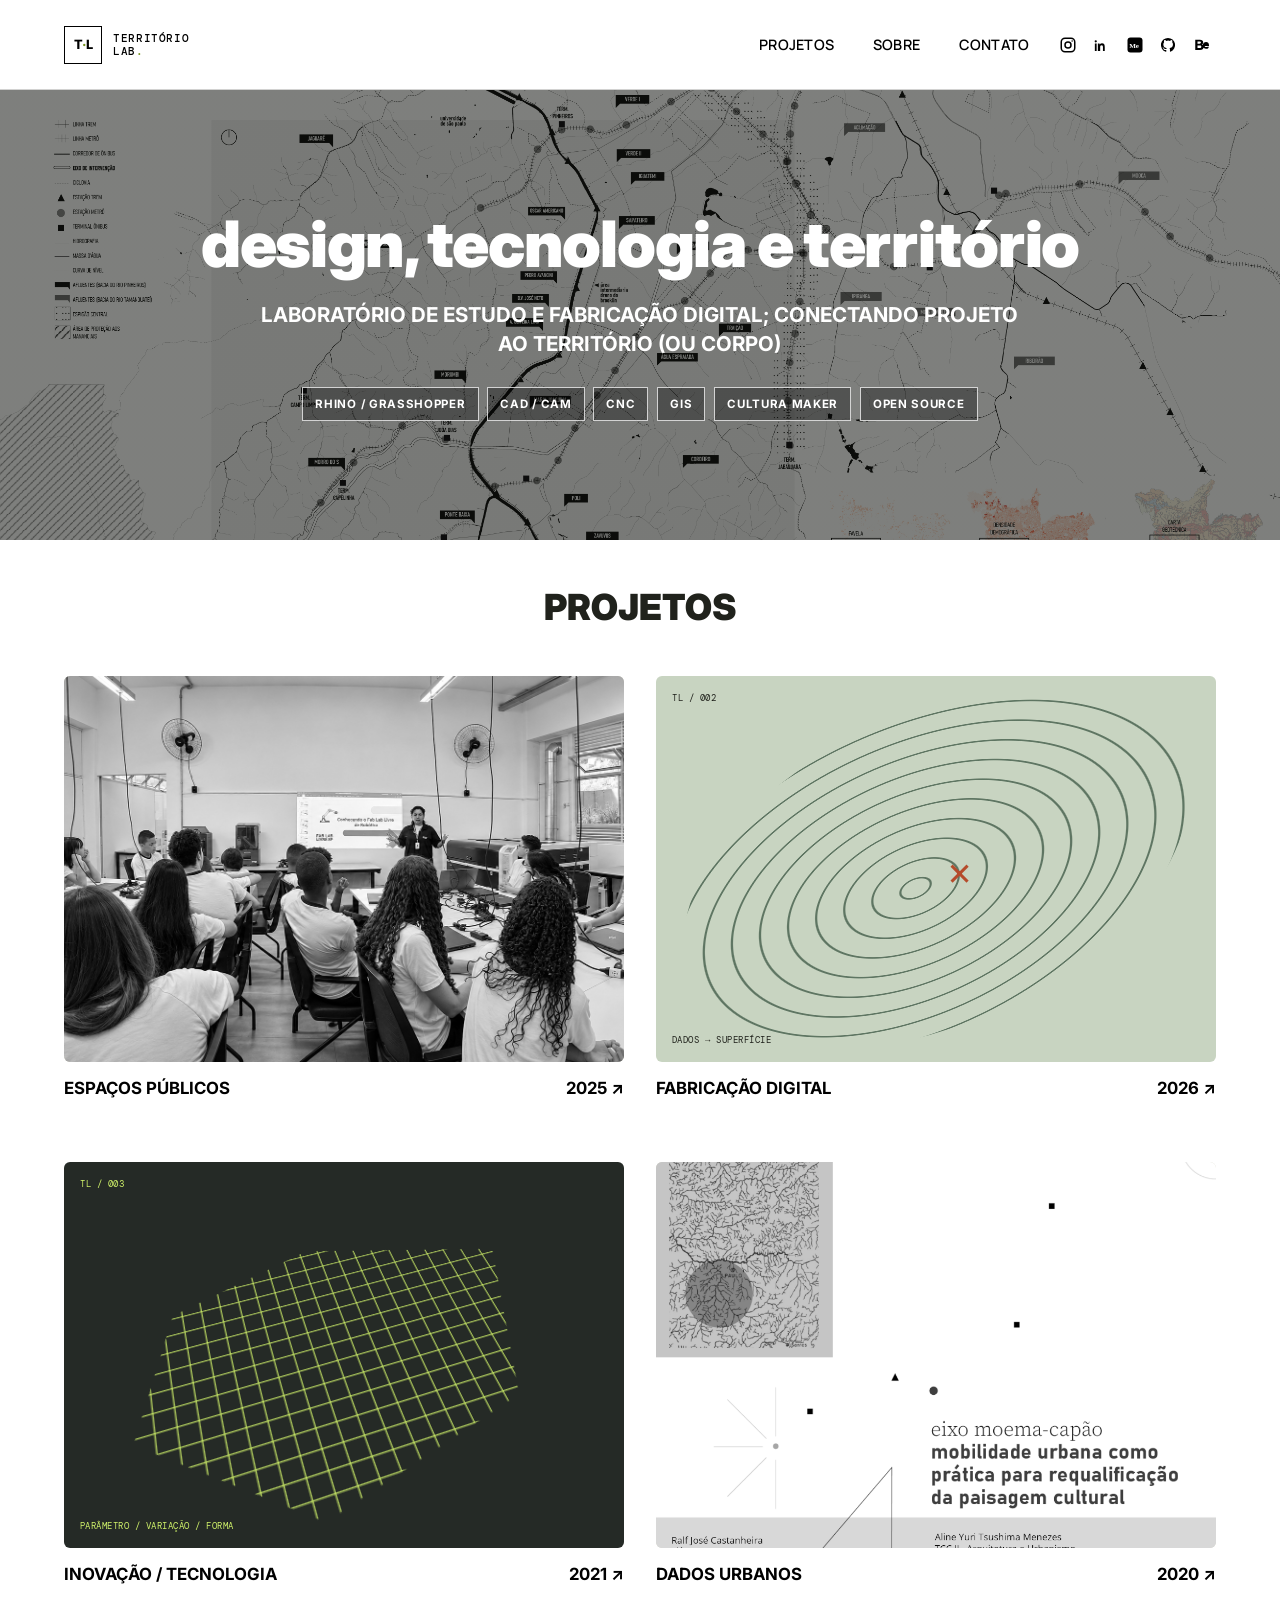
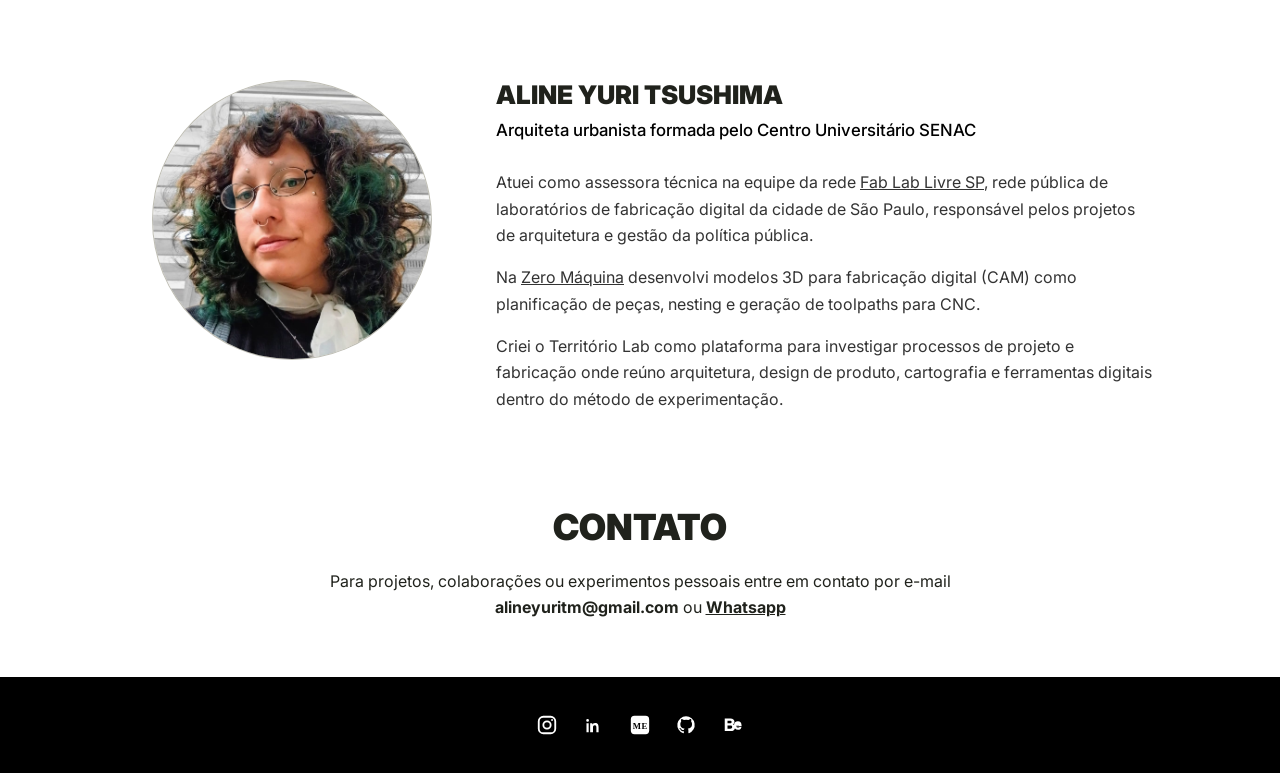
<file: index.html>
<!doctype html>
<html lang="pt-BR">
<head>
  <meta charset="utf-8">
  <meta name="viewport" content="width=device-width, initial-scale=1">
  <meta name="description" content="Território Lab — estúdio independente de design, fabricação digital e experimentação computacional.">
  <meta name="theme-color" content="#171914">
  <title>Território Lab — Design, território e fabricação</title>
  <link rel="stylesheet" href="style.css">
  <script src="script.js" defer></script>
</head>
<body class="home">
  <a class="skip-link" href="#conteudo">Pular para o conteúdo</a>

  <header class="site-header">
    <a class="brand" href="#inicio" aria-label="Território Lab — início">
      <span class="brand-mark" aria-hidden="true">T<span>·</span>L</span>
      <span class="brand-name">TERRITÓRIO<br>LAB<span class="brand-period">.</span></span>
    </a>

    <button class="menu-toggle" type="button" aria-expanded="false" aria-controls="site-nav">
      <span class="menu-toggle-lines" aria-hidden="true"></span>
      <span class="sr-only">abrir menu</span>
    </button>

    <nav class="site-nav" id="site-nav" aria-label="Navegação principal">
      <a href="#projetos">projetos</a>
      <a href="#sobre">sobre</a>
      <a href="#contato">contato</a>
    </nav>

    <nav class="social-links header-social" aria-label="Redes sociais">
      <a href="https://www.instagram.com/territoriolab.io/" target="_blank" rel="noopener noreferrer" aria-label="Instagram">
        <svg viewBox="0 0 24 24" aria-hidden="true"><rect x="3" y="3" width="18" height="18" rx="5" fill="none" stroke="currentColor" stroke-width="2"/><circle cx="12" cy="12" r="4" fill="none" stroke="currentColor" stroke-width="2"/><circle cx="17.5" cy="6.5" r="1" fill="currentColor"/></svg>
      </a>
      <a href="https://www.linkedin.com/in/alineyuritm/" target="_blank" rel="noopener noreferrer" aria-label="LinkedIn">
        <svg viewBox="0 0 24 24" aria-hidden="true"><path d="M5 8.5A1.5 1.5 0 1 0 5 5.5a1.5 1.5 0 0 0 0 3ZM3.8 10h2.4v10H3.8V10Zm4 0h2.3v1.4h.1c.3-.6 1.2-1.7 3-1.7 3.2 0 3.8 2.1 3.8 4.8V20h-2.4v-4.9c0-1.2 0-2.8-1.7-2.8s-2 1.3-2 2.7V20H7.8V10Z" fill="currentColor"/></svg>
      </a>
      <a href="https://alineyuritm.medium.com/" target="_blank" rel="noopener noreferrer" aria-label="Medium">
        <svg viewBox="0 0 24 24" aria-hidden="true"><mask id="medium-cutout-header"><rect width="24" height="24" fill="#fff"/><text x="4.2" y="16.2" fill="#000" font-family="Georgia, serif" font-size="9.5" font-weight="700">Me</text></mask><rect x="2" y="2" width="20" height="20" rx="4" fill="currentColor" mask="url(#medium-cutout-header)"/></svg>
      </a>
      <a href="https://github.com/territorio-lab" target="_blank" rel="noopener noreferrer" aria-label="GitHub">
        <svg viewBox="0 0 24 24" aria-hidden="true"><path d="M12 2.5a9.5 9.5 0 0 0-3 18.5c.5.1.7-.2.7-.5v-1.8c-2.8.6-3.4-1.2-3.4-1.2-.5-1.2-1.1-1.5-1.1-1.5-.9-.6.1-.6.1-.6 1 0 1.5 1 1.5 1 .9 1.5 2.4 1.1 3 .8.1-.7.4-1.1.7-1.3-2.3-.3-4.7-1.1-4.7-5a3.9 3.9 0 0 1 1-2.7c-.1-.3-.4-1.3.1-2.7 0 0 .8-.3 2.8 1a9.5 9.5 0 0 1 5 0c1.9-1.3 2.8-1 2.8-1 .5 1.4.2 2.4.1 2.7a3.9 3.9 0 0 1 1 2.7c0 3.9-2.4 4.7-4.7 5 .4.3.7.9.7 1.8v2.7c0 .3.2.6.7.5A9.5 9.5 0 0 0 12 2.5Z" fill="currentColor"/></svg>
      </a>
      <a href="https://www.behance.net/alineyuri" target="_blank" rel="noopener noreferrer" aria-label="Behance">
        <svg viewBox="0 0 24 24" aria-hidden="true"><path d="M3 5h6.2c2.8 0 4.4 1.4 4.4 3.5 0 1.3-.7 2.3-1.8 2.8 1.5.5 2.4 1.6 2.4 3.3 0 2.4-1.8 4-4.9 4H3V5Zm3 2.4v2.8h2.7c1.2 0 1.8-.5 1.8-1.4s-.6-1.4-1.8-1.4H6Zm0 5.1v3.5h3c1.4 0 2.1-.6 2.1-1.8s-.7-1.7-2.1-1.7H6Zm9.2 2.1h5.8c-.2 1.6-1.5 2.5-3.5 2.5-2.7 0-4.5-1.7-4.5-4.3s1.8-4.3 4.4-4.3c2.5 0 4 1.7 4 4.4v.5h-5.8c.1 1 .6 1.5 1.9 1.5.8 0 1.3-.2 1.6-.7h2.2c-.4 1.5-1.8 2.4-3.9 2.4-2.7 0-4.3-1.6-4.3-4.3 0-2.6 1.7-4.3 4.3-4.3 2.4 0 3.9 1.5 3.9 4.1v.4h-5.8c0 .1 0 .2.1.3h.1Zm0-1.8h3.4c-.1-.8-.6-1.2-1.6-1.2-1 0-1.6.4-1.8 1.2Z" fill="currentColor"/></svg>
      </a>
    </nav>
  </header>

  <main id="conteudo">
    <section class="hero section-shell" id="inicio">
      <div class="hero-grid">
        <div class="hero-copy">
          <h1>design, tecnologia e território</h1>
          <p class="hero-description">Laboratório de estudo e fabricação digital; conectando projeto ao território (ou corpo)</p>
          <div class="about-tags"><span>RHINO / GRASSHOPPER</span><span>CAD / CAM</span><span>CNC</span><span>GIS</span><span>CULTURA MAKER</span><span>OPEN SOURCE</span></div>
        </div>
      </div>
    </section>

    <section class="projects section-shell section-block" id="projetos">
      <h2 class="section-title">PROJETOS</h2>

      <div class="project-grid" id="project-grid">
        <article class="project-card" data-category="espaços públicos">
          <a class="project-link" href="projetos/espacos-publicos.html" aria-label="Saiba mais sobre espaços públicos">
            <div class="project-art project-image"><img src="imagens/foto1-jp.png" alt="Foto principal do projeto de espaços públicos no Jardim Paulistano"></div>
            <div class="project-meta"><span>ESPAÇOS PÚBLICOS</span><span>2025 ↗</span></div>
           </a>
        </article>
        <article class="project-card" data-category="fabricação digital">
          <a class="project-link" href="projetos/fabricacao-cnc.html" aria-label="Saiba mais sobre cartografias físicas">
            <div class="project-art art-map"><span class="art-index">TL / 002</span><div class="map-rings"></div><span class="map-pin">×</span><span class="art-caption">DADOS → SUPERFÍCIE</span></div>
            <div class="project-meta"><span>FABRICAÇÃO DIGITAL</span><span>2026 ↗</span></div>
          </a>
        </article>
        <article class="project-card" data-category="inovação e tecnologia">
          <a class="project-link" href="projetos/inovacao-e-tecnologia.html" aria-label="Saiba mais sobre geometrias paramétricas">
            <div class="project-art art-parametric"><span class="art-index">TL / 003</span><div class="parametric-grid"></div><span class="art-caption">PARÂMETRO / VARIAÇÃO / FORMA</span></div>
            <div class="project-meta"><span>INOVAÇÃO / TECNOLOGIA</span><span>2021 ↗</span></div>
          </a>
        </article>
        <article class="project-card" data-category="dados urbanos">
          <a class="project-link" href="projetos/dados-e-territorio.html" aria-label="Saiba mais sobre o TCC Eixo Moema-Capão">
            <div class="project-art project-image"><img src="imagens/eixo-moema-capao-capa.png" alt="Capa do TCC Eixo Moema-Capão"></div>
            <div class="project-meta"><span>DADOS URBANOS</span><span>2020 ↗</span></div>
           </a>
        </article>
      </div>
    </section>

    <section class="about section-shell section-block" id="sobre">
      <div class="about-index"><figure class="about-photo"><img src="imagens/foto-perfil.jpeg" alt="Foto de perfil do Território Lab"></figure></div>
      <div class="about-copy">
        <h2>ALINE YURI TSUSHIMA</h2>
        <p class="about-role">Arquiteta urbanista formada pelo Centro Universitário SENAC</p>
        <p>Atuei como assessora técnica na equipe da rede <a href="https://www.fablablivresp.prefeitura.sp.gov.br/" target="_blank" rel="noopener noreferrer"><u>Fab Lab Livre SP</u></a>, rede pública de laboratórios de fabricação digital da cidade de São Paulo, responsável pelos projetos de arquitetura e gestão da política pública.</p>
        <p>Na <a href="https://zeromaquina.com.br/" target="_blank" rel="noopener noreferrer"><u>Zero Máquina</u></a> desenvolvi modelos 3D para fabricação digital (CAM) como planificação de peças, nesting e geração de toolpaths para CNC.</p>
        <p>Criei o Território Lab como plataforma para investigar processos de projeto e fabricação onde reúno arquitetura, design de produto, cartografia e ferramentas digitais dentro do método de experimentação.</p>
      </div>
    </section>

    <section class="contact-section" id="contato">
      <div class="section-shell contact-layout">
        <h2>CONTATO</h2>
        <p>Para projetos, colaborações ou experimentos pessoais entre em contato por e-mail <strong>alineyuritm@gmail.com</strong> ou <a class="contact-link" href="https://wa.me/qr/VM5VWD7AJVGPO1"><u>Whatsapp</u></a></p>
      </div>
    </section>
  </main>

  <footer class="site-footer">
    <nav class="social-links footer-social" aria-label="Redes sociais">
      <a href="https://www.instagram.com/territoriolab.io/" target="_blank" rel="noopener noreferrer" aria-label="Instagram">
        <svg viewBox="0 0 24 24" aria-hidden="true"><rect x="3" y="3" width="18" height="18" rx="5" fill="none" stroke="currentColor" stroke-width="2"/><circle cx="12" cy="12" r="4" fill="none" stroke="currentColor" stroke-width="2"/><circle cx="17.5" cy="6.5" r="1" fill="currentColor"/></svg>
      </a>
      <a href="https://www.linkedin.com/in/alineyuritm/" target="_blank" rel="noopener noreferrer" aria-label="LinkedIn">
        <svg viewBox="0 0 24 24" aria-hidden="true"><path d="M5 8.5A1.5 1.5 0 1 0 5 5.5a1.5 1.5 0 0 0 0 3ZM3.8 10h2.4v10H3.8V10Zm4 0h2.3v1.4h.1c.3-.6 1.2-1.7 3-1.7 3.2 0 3.8 2.1 3.8 4.8V20h-2.4v-4.9c0-1.2 0-2.8-1.7-2.8s-2 1.3-2 2.7V20H7.8V10Z" fill="currentColor"/></svg>
      </a>
      <a href="https://alineyuritm.medium.com/" target="_blank" rel="noopener noreferrer" aria-label="Medium">
        <svg viewBox="0 0 24 24" aria-hidden="true"><mask id="medium-cutout-footer"><rect width="24" height="24" fill="#fff"/><text x="4.2" y="16.2" fill="#000" font-family="Georgia, serif" font-size="9.5" font-weight="700">Me</text></mask><rect x="2" y="2" width="20" height="20" rx="4" fill="currentColor" mask="url(#medium-cutout-footer)"/></svg>
      </a>
      <a href="https://github.com/territorio-lab" target="_blank" rel="noopener noreferrer" aria-label="GitHub">
        <svg viewBox="0 0 24 24" aria-hidden="true"><path d="M12 2.5a9.5 9.5 0 0 0-3 18.5c.5.1.7-.2.7-.5v-1.8c-2.8.6-3.4-1.2-3.4-1.2-.5-1.2-1.1-1.5-1.1-1.5-.9-.6.1-.6.1-.6 1 0 1.5 1 1.5 1 .9 1.5 2.4 1.1 3 .8.1-.7.4-1.1.7-1.3-2.3-.3-4.7-1.1-4.7-5a3.9 3.9 0 0 1 1-2.7c-.1-.3-.4-1.3.1-2.7 0 0 .8-.3 2.8 1a9.5 9.5 0 0 1 5 0c1.9-1.3 2.8-1 2.8-1 .5 1.4.2 2.4.1 2.7a3.9 3.9 0 0 1 1 2.7c0 3.9-2.4 4.7-4.7 5 .4.3.7.9.7 1.8v2.7c0 .3.2.6.7.5A9.5 9.5 0 0 0 12 2.5Z" fill="currentColor"/></svg>
      </a>
      <a href="https://www.behance.net/alineyuri" target="_blank" rel="noopener noreferrer" aria-label="Behance">
        <svg viewBox="0 0 24 24" aria-hidden="true"><path d="M3 5h6.2c2.8 0 4.4 1.4 4.4 3.5 0 1.3-.7 2.3-1.8 2.8 1.5.5 2.4 1.6 2.4 3.3 0 2.4-1.8 4-4.9 4H3V5Zm3 2.4v2.8h2.7c1.2 0 1.8-.5 1.8-1.4s-.6-1.4-1.8-1.4H6Zm0 5.1v3.5h3c1.4 0 2.1-.6 2.1-1.8s-.7-1.7-2.1-1.7H6Zm9.2 2.1h5.8c-.2 1.6-1.5 2.5-3.5 2.5-2.7 0-4.5-1.7-4.5-4.3s1.8-4.3 4.4-4.3c2.5 0 4 1.7 4 4.4v.5h-5.8c.1 1 .6 1.5 1.9 1.5.8 0 1.3-.2 1.6-.7h2.2c-.4 1.5-1.8 2.4-3.9 2.4-2.7 0-4.3-1.6-4.3-4.3 0-2.6 1.7-4.3 4.3-4.3 2.4 0 3.9 1.5 3.9 4.1v.4h-5.8c0 .1 0 .2.1.3h.1Zm0-1.8h3.4c-.1-.8-.6-1.2-1.6-1.2-1 0-1.6.4-1.8 1.2Z" fill="currentColor"/></svg>
      </a>
    </nav>
  </footer>
</body>
</html>
</file>
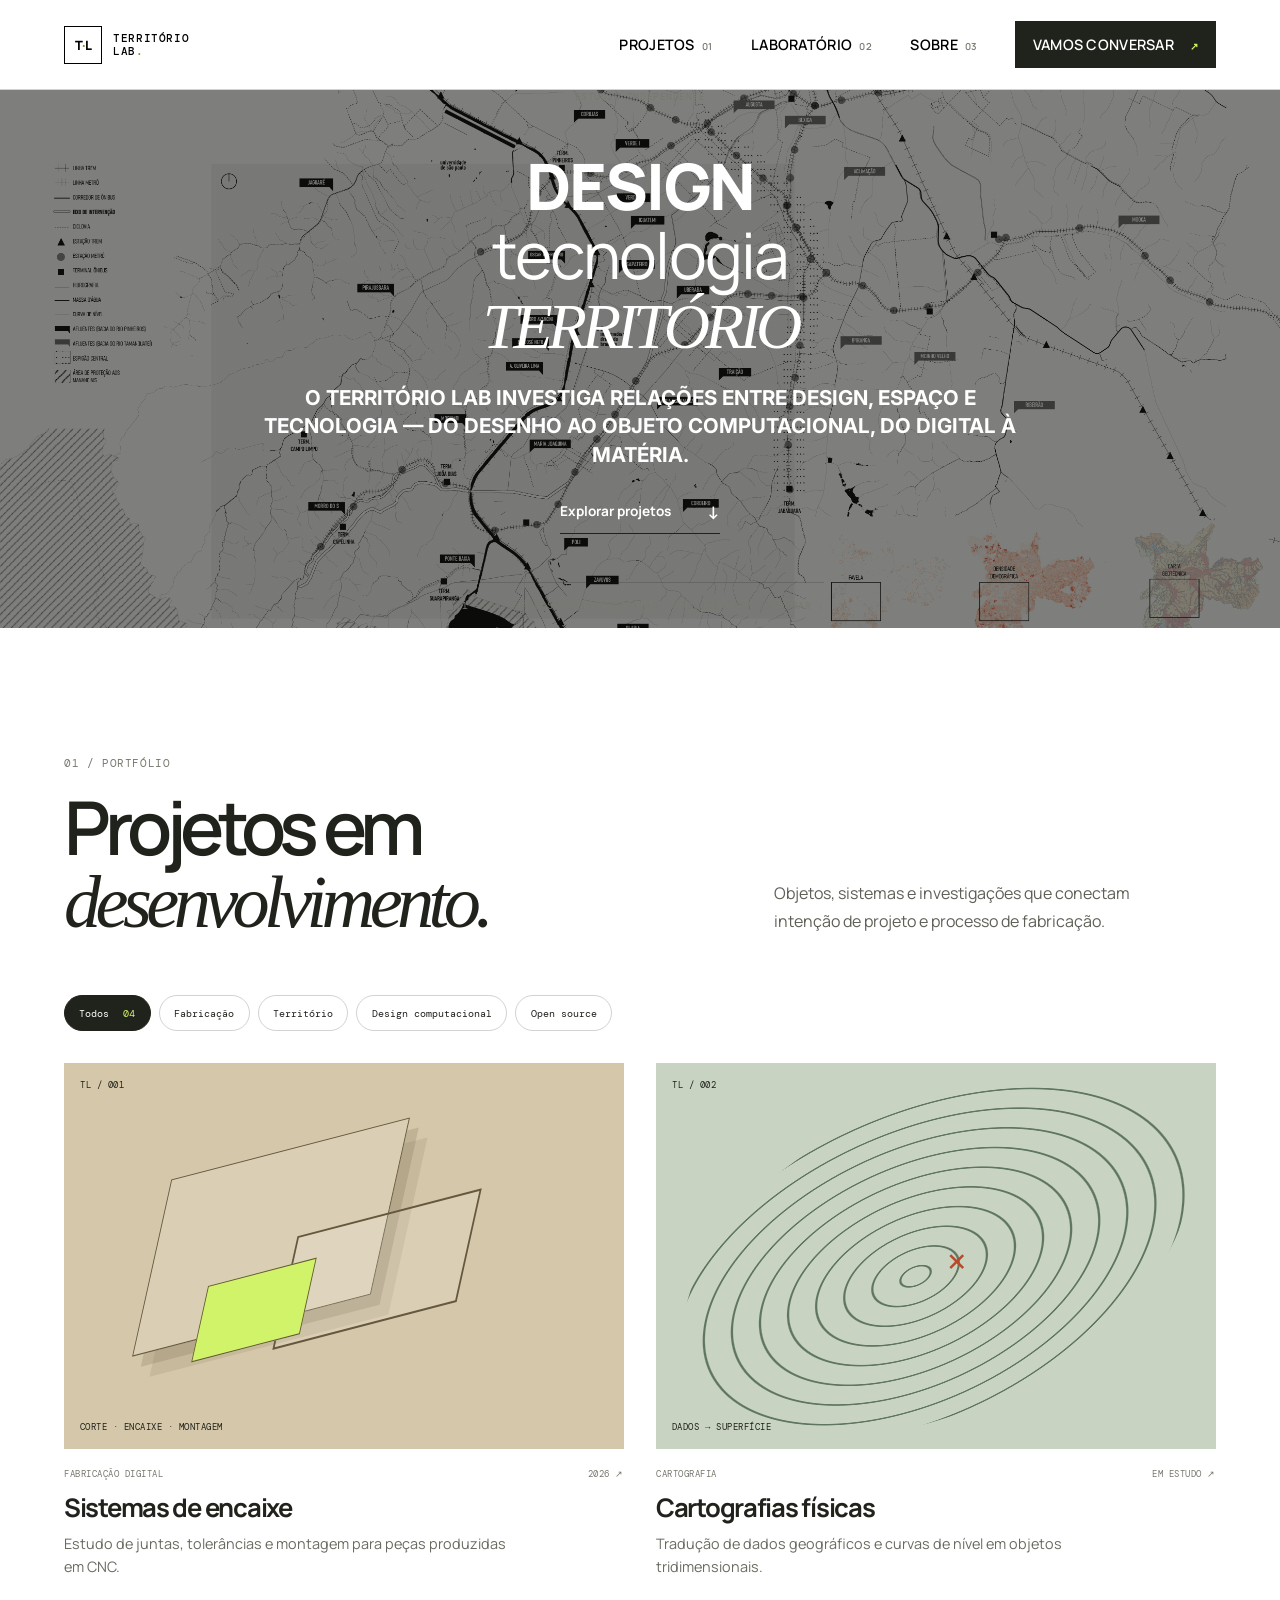
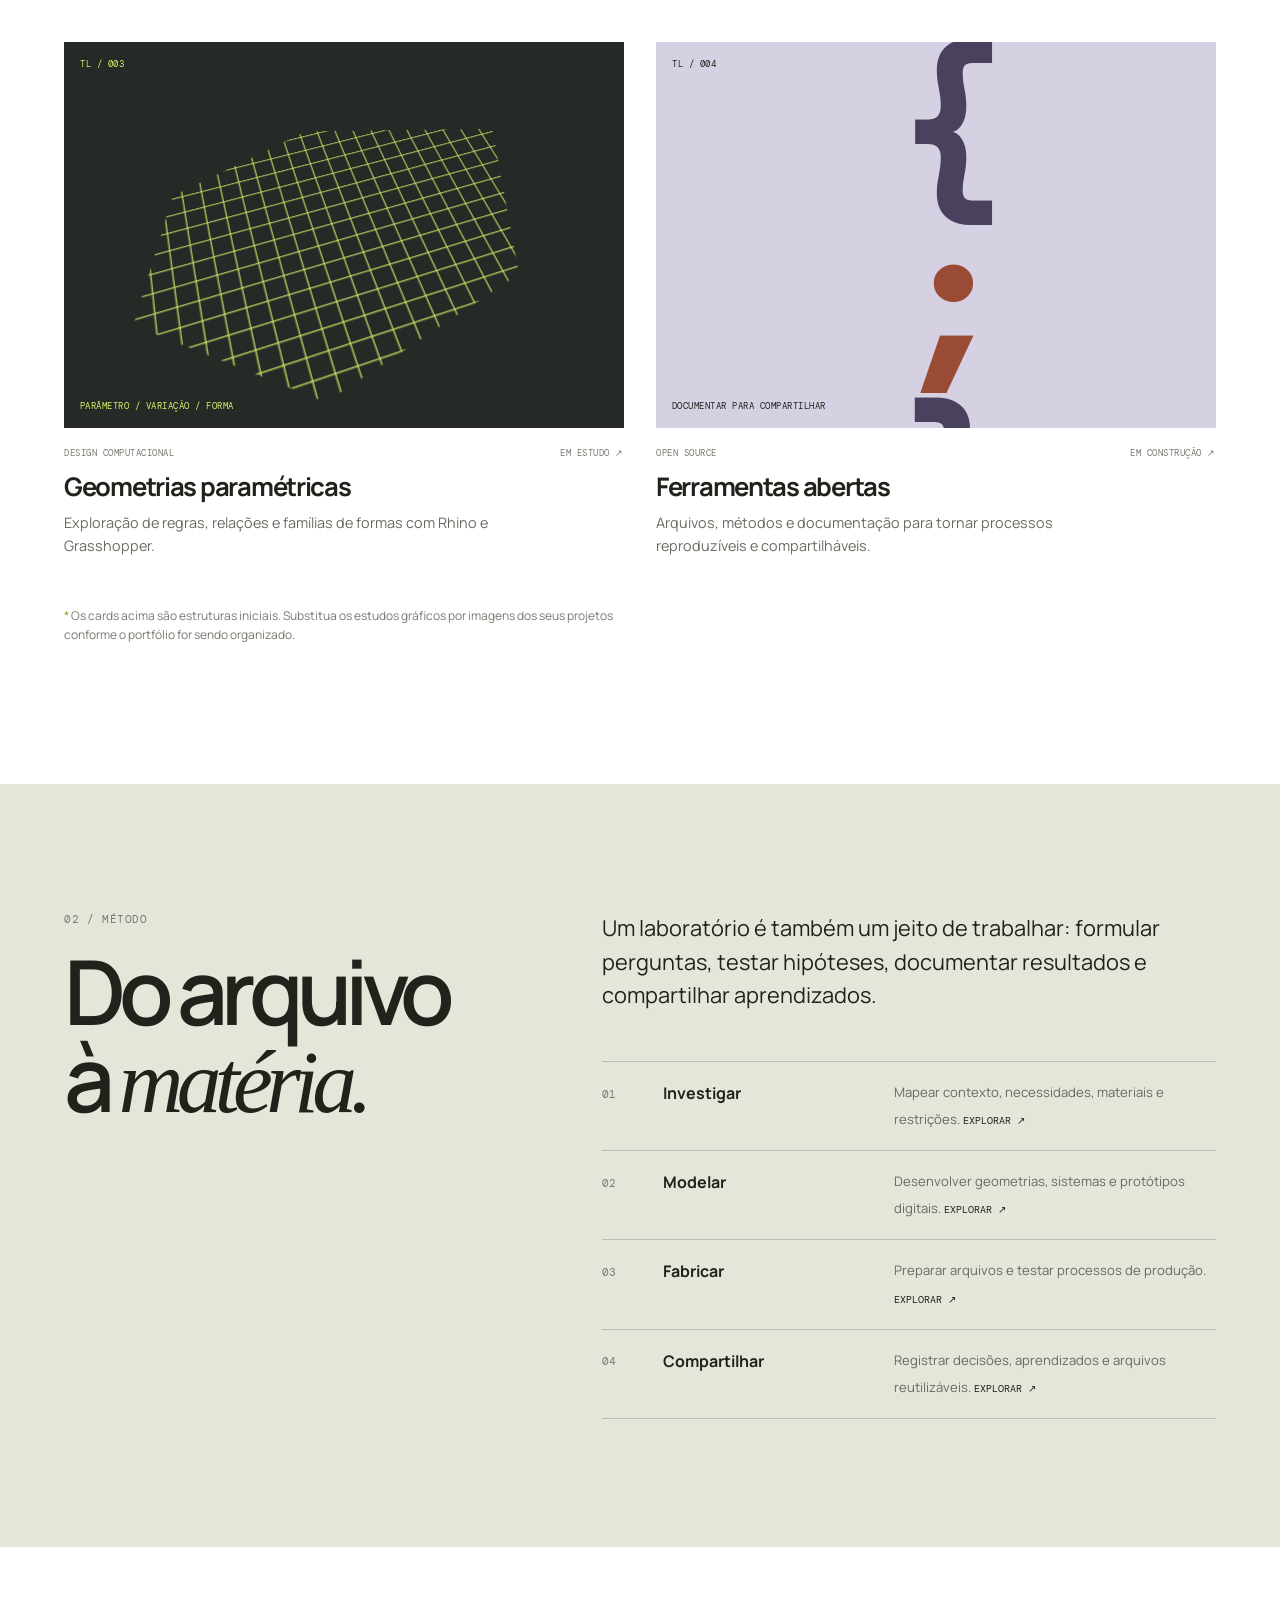
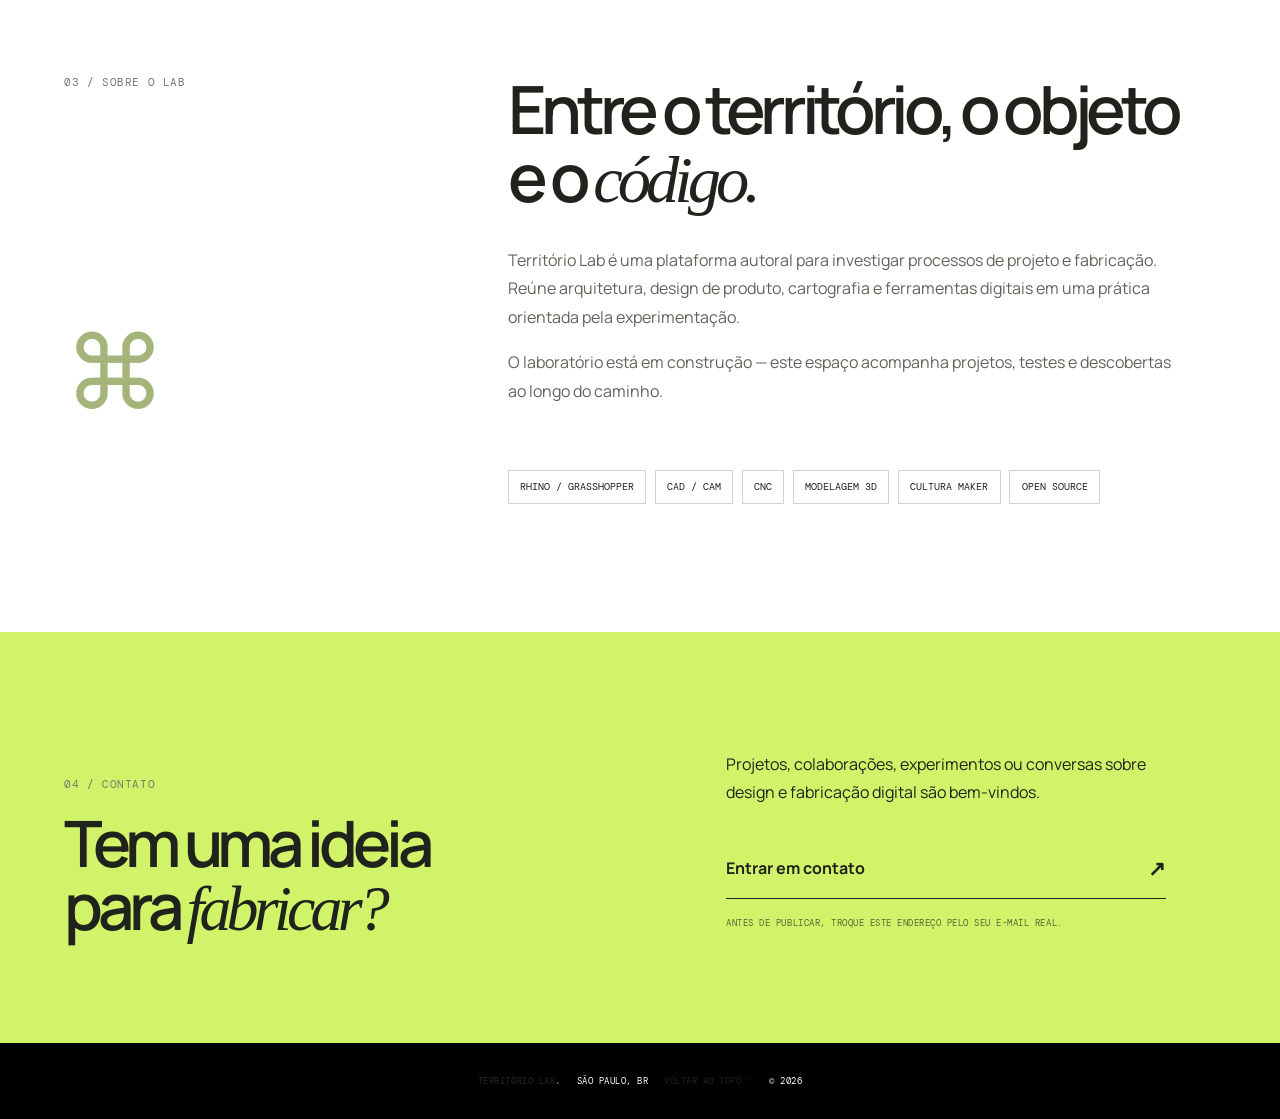
<file: index copy.html>
<!doctype html>
<html lang="pt-BR">
<head>
  <meta charset="utf-8">
  <meta name="viewport" content="width=device-width, initial-scale=1">
  <meta name="description" content="Território Lab — estúdio independente de design, fabricação digital e experimentação computacional.">
  <meta name="theme-color" content="#171914">
  <title>Território Lab — Design, território e fabricação</title>
  <link rel="stylesheet" href="style.css">
  <script src="script.js" defer></script>
</head>
<body>
  <a class="skip-link" href="#conteudo">Pular para o conteúdo</a>

  <header class="site-header">
    <a class="brand" href="#inicio" aria-label="Território Lab — início">
      <span class="brand-mark" aria-hidden="true">T<span>·</span>L</span>
      <span class="brand-name">TERRITÓRIO<br>LAB<span class="brand-period">.</span></span>
    </a>

    <button class="menu-toggle" type="button" aria-expanded="false" aria-controls="site-nav">
      <span class="menu-toggle-lines" aria-hidden="true"></span>
      <span class="sr-only">Abrir menu</span>
    </button>

    <nav class="site-nav" id="site-nav" aria-label="Navegação principal">
      <a href="#projetos">Projetos <span>01</span></a>
      <a href="#laboratorio">Laboratório <span>02</span></a>
      <a href="#sobre">Sobre <span>03</span></a>
      <a class="nav-contact" href="#contato">Vamos conversar <span aria-hidden="true">↗</span></a>
    </nav>
  </header>

  <main id="conteudo">
    <section class="hero section-shell" id="inicio">
      <div class="hero-topline"><span>ESTÚDIO INDEPENDENTE</span></div>
      <div class="hero-grid">
        <div class="hero-copy">
          <h1>DESIGN<br><span>tecnologia</span><br><em>TERRITÓRIO</em></h1>
          <p class="hero-description">O Território Lab investiga relações entre design, espaço e tecnologia — do desenho ao objeto computacional, do digital à matéria.</p>
          <a class="text-link" href="#projetos">Explorar projetos <span aria-hidden="true">↓</span></a>
        </div>
      </div>
      <div class="hero-bottomline"><span>01 — 04 / ÁREAS DE INVESTIGAÇÃO</span><span>DESLIZE PARA EXPLORAR <span aria-hidden="true">↓</span></span></div>
    </section>

    <section class="projects section-shell section-block" id="projetos">
      <div class="section-heading">
        <div><p class="eyebrow">01 / PORTFÓLIO</p><h2>Projetos em <em>desenvolvimento.</em></h2></div>
        <p class="section-intro">Objetos, sistemas e investigações que conectam intenção de projeto e processo de fabricação.</p>
      </div>

      <div class="project-filters" role="group" aria-label="Filtrar projetos por área">
        <button class="filter-button is-active" type="button" data-filter="todos" aria-pressed="true">Todos <span>04</span></button>
        <button class="filter-button" type="button" data-filter="fabricacao" aria-pressed="false">Fabricação</button>
        <button class="filter-button" type="button" data-filter="territorio" aria-pressed="false">Território</button>
        <button class="filter-button" type="button" data-filter="computacao" aria-pressed="false">Design computacional</button>
        <button class="filter-button" type="button" data-filter="aberto" aria-pressed="false">Open source</button>
      </div>

      <div class="project-grid" id="project-grid">
        <article class="project-card" data-category="fabricacao">
          <a class="project-link" href="projetos/sistemas-de-encaixe.html" aria-label="Saiba mais sobre sistemas de encaixe CNC">
            <div class="project-art art-cnc"><span class="art-index">TL / 001</span><div class="cnc-shape shape-a"></div><div class="cnc-shape shape-b"></div><div class="cnc-shape shape-c"></div><span class="art-caption">CORTE · ENCAIXE · MONTAGEM</span></div>
            <div class="project-meta"><span>FABRICAÇÃO DIGITAL</span><span>2026 ↗</span></div>
            <h3>Sistemas de encaixe</h3><p>Estudo de juntas, tolerâncias e montagem para peças produzidas em CNC.</p>
          </a>
        </article>
        <article class="project-card" data-category="territorio">
          <a class="project-link" href="projetos/cartografias-fisicas.html" aria-label="Saiba mais sobre cartografias físicas">
            <div class="project-art art-map"><span class="art-index">TL / 002</span><div class="map-rings"></div><span class="map-pin">×</span><span class="art-caption">DADOS → SUPERFÍCIE</span></div>
            <div class="project-meta"><span>CARTOGRAFIA</span><span>EM ESTUDO ↗</span></div>
            <h3>Cartografias físicas</h3><p>Tradução de dados geográficos e curvas de nível em objetos tridimensionais.</p>
          </a>
        </article>
        <article class="project-card" data-category="computacao">
          <a class="project-link" href="projetos/geometrias-parametricas.html" aria-label="Saiba mais sobre geometrias paramétricas">
            <div class="project-art art-parametric"><span class="art-index">TL / 003</span><div class="parametric-grid"></div><span class="art-caption">PARÂMETRO / VARIAÇÃO / FORMA</span></div>
            <div class="project-meta"><span>DESIGN COMPUTACIONAL</span><span>EM ESTUDO ↗</span></div>
            <h3>Geometrias paramétricas</h3><p>Exploração de regras, relações e famílias de formas com Rhino e Grasshopper.</p>
          </a>
        </article>
        <article class="project-card" data-category="aberto">
          <a class="project-link" href="projetos/ferramentas-abertas.html" aria-label="Saiba mais sobre ferramentas abertas">
            <div class="project-art art-open"><span class="art-index">TL / 004</span><div class="open-symbol">{<span>;</span>}</div><span class="art-caption">DOCUMENTAR PARA COMPARTILHAR</span></div>
            <div class="project-meta"><span>OPEN SOURCE</span><span>EM CONSTRUÇÃO ↗</span></div>
            <h3>Ferramentas abertas</h3><p>Arquivos, métodos e documentação para tornar processos reproduzíveis e compartilháveis.</p>
          </a>
        </article>
      </div>
      <p class="projects-note"><span class="note-marker">*</span> Os cards acima são estruturas iniciais. Substitua os estudos gráficos por imagens dos seus projetos conforme o portfólio for sendo organizado.</p>
    </section>

    <section class="lab-section section-block" id="laboratorio">
      <div class="section-shell lab-layout">
        <div><p class="eyebrow">02 / MÉTODO</p><h2>Do arquivo<br>à <em>matéria.</em></h2></div>
        <div class="lab-content"><p class="lab-lead">Um laboratório é também um jeito de trabalhar: formular perguntas, testar hipóteses, documentar resultados e compartilhar aprendizados.</p>
          <div class="method-list">
            <a href="laboratorio/investigacao.html"><span>01</span><h3>Investigar</h3><p>Mapear contexto, necessidades, materiais e restrições. <b>Explorar ↗</b></p></a>
            <a href="laboratorio/modelagem.html"><span>02</span><h3>Modelar</h3><p>Desenvolver geometrias, sistemas e protótipos digitais. <b>Explorar ↗</b></p></a>
            <a href="laboratorio/fabricacao.html"><span>03</span><h3>Fabricar</h3><p>Preparar arquivos e testar processos de produção. <b>Explorar ↗</b></p></a>
            <a href="laboratorio/documentacao-aberta.html"><span>04</span><h3>Compartilhar</h3><p>Registrar decisões, aprendizados e arquivos reutilizáveis. <b>Explorar ↗</b></p></a>
          </div>
        </div>
      </div>
    </section>

    <section class="about section-shell section-block" id="sobre">
      <div class="about-index"><span class="eyebrow">03 / SOBRE O LAB</span><span class="about-symbol" aria-hidden="true">⌘</span></div>
      <div class="about-copy"><h2>Entre o território, o objeto e o <em>código.</em></h2><p>Território Lab é uma plataforma autoral para investigar processos de projeto e fabricação. Reúne arquitetura, design de produto, cartografia e ferramentas digitais em uma prática orientada pela experimentação.</p><p>O laboratório está em construção — este espaço acompanha projetos, testes e descobertas ao longo do caminho.</p></div>
      <div class="about-tags"><span>RHINO / GRASSHOPPER</span><span>CAD / CAM</span><span>CNC</span><span>MODELAGEM 3D</span><span>CULTURA MAKER</span><span>OPEN SOURCE</span></div>
    </section>

    <section class="contact-section" id="contato">
      <div class="section-shell contact-layout"><div><p class="eyebrow">04 / CONTATO</p><h2>Tem uma ideia<br>para <em>fabricar?</em></h2></div><div class="contact-copy"><p>Projetos, colaborações, experimentos ou conversas sobre design e fabricação digital são bem-vindos.</p><a class="contact-link" href="mailto:contato@territoriolab.com.br">Entrar em contato <span aria-hidden="true">↗</span></a><p class="contact-hint">Antes de publicar, troque este endereço pelo seu e-mail real.</p></div></div>
    </section>
  </main>

  <footer class="site-footer section-shell"><a class="footer-brand" href="#inicio">TERRITÓRIO LAB<span>.</span></a><span>SÃO PAULO, BR</span><a href="#inicio">VOLTAR AO TOPO ↑</a><span>© <span id="current-year">2026</span></span></footer>
</body>
</html>
</file>
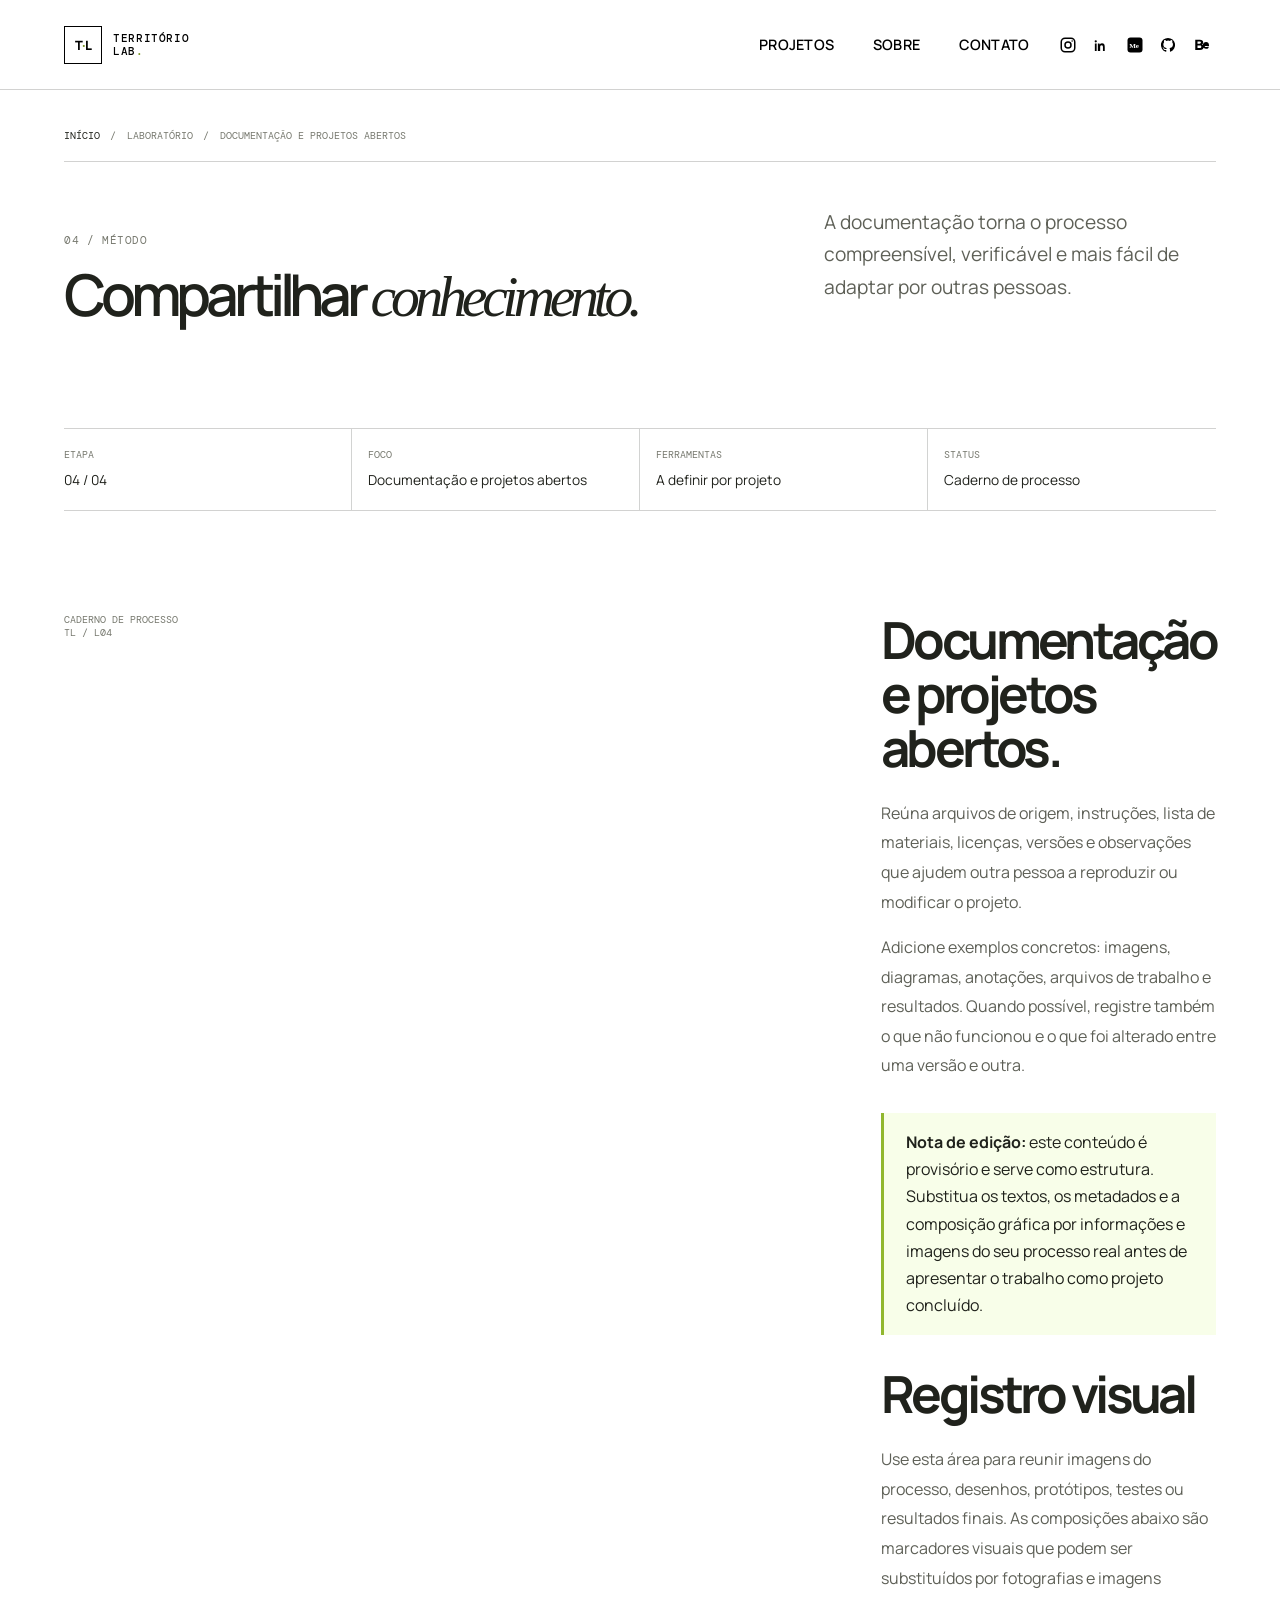
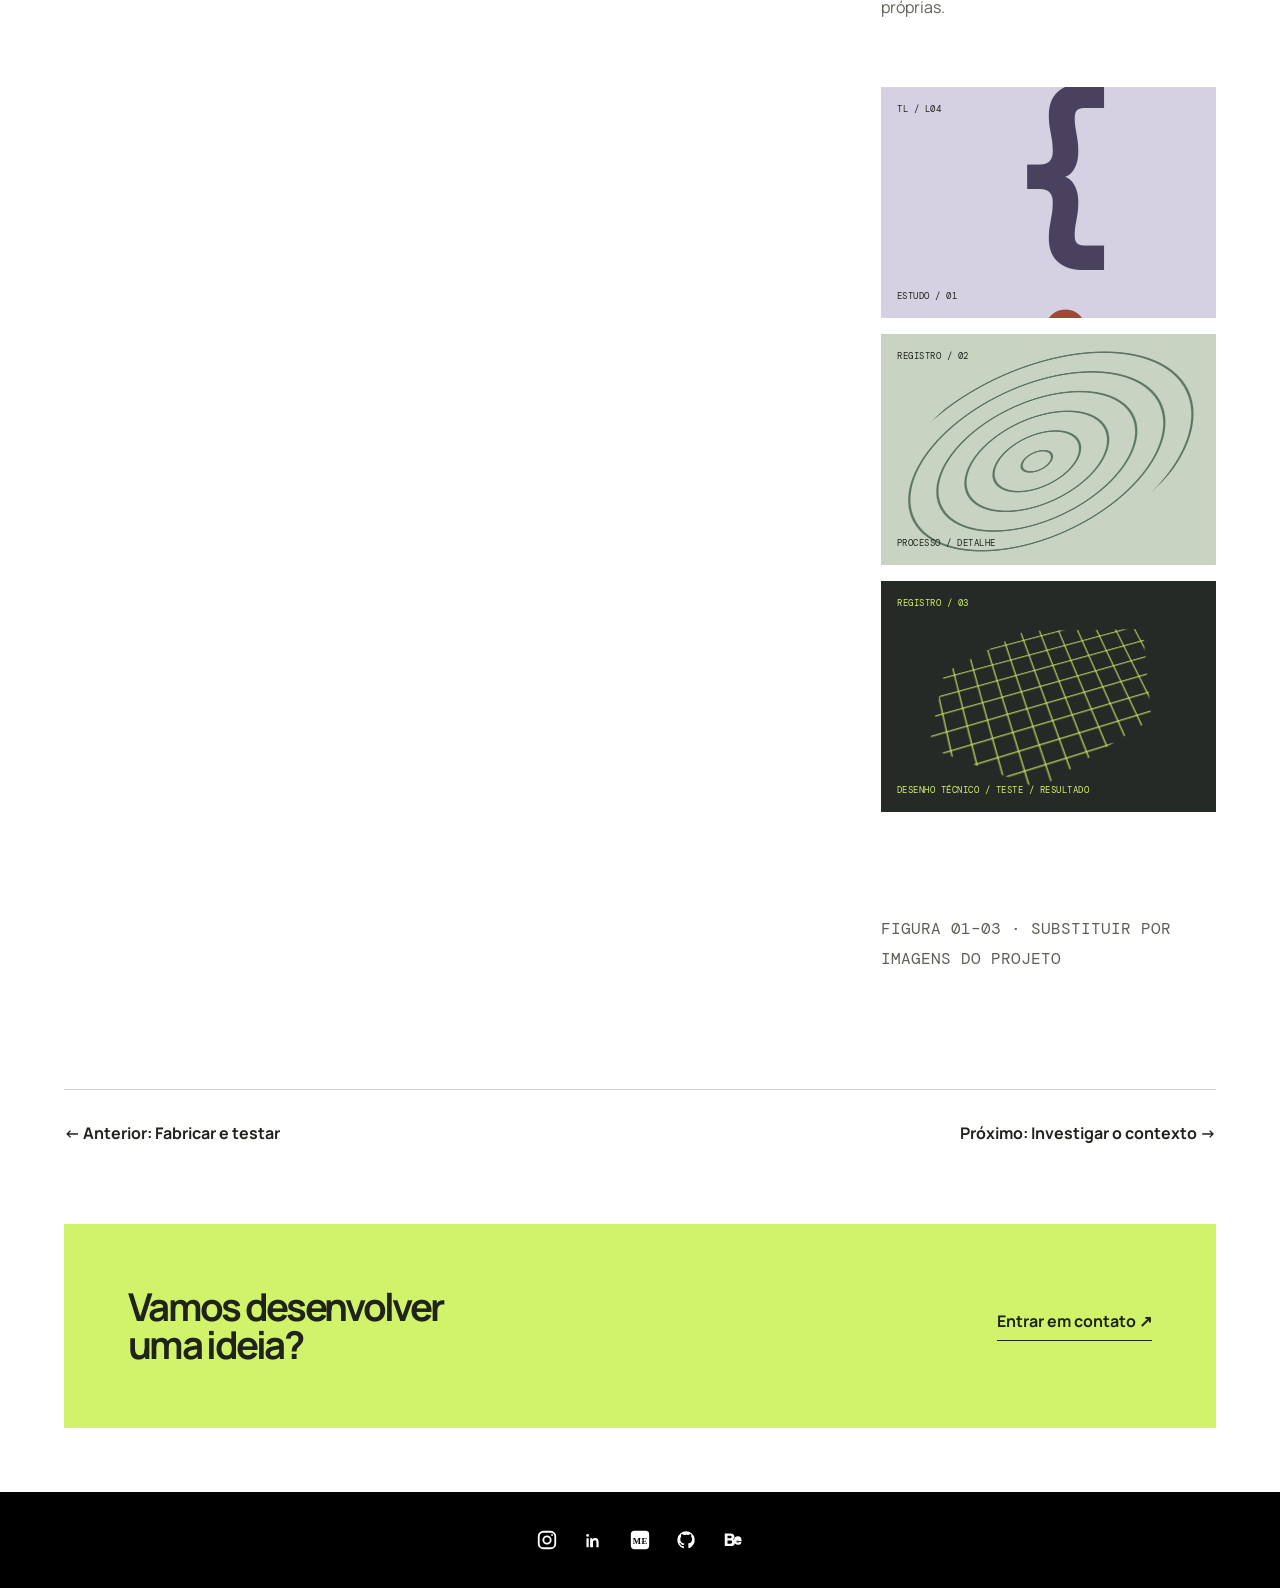
<file: laboratorio/documentacao-aberta.html>
<!doctype html>
<html lang="pt-BR">
<head>
  <meta charset="utf-8">
  <meta name="viewport" content="width=device-width, initial-scale=1">
  <meta name="description" content="A documentação torna o processo compreensível, verificável e mais fácil de adaptar por outras pessoas.">
  <meta name="theme-color" content="#171914">
  <title>Compartilhar conhecimento | Território Lab</title>
  <link rel="stylesheet" href="../style.css">
  <script src="../script.js" defer></script>
</head>
<body>
  <a class="skip-link" href="#conteudo">Pular para o conteúdo</a>
  <header class="site-header">
    <a class="brand" href="../index.html#inicio" aria-label="Território Lab — início"><span class="brand-mark" aria-hidden="true">T<span>·</span>L</span><span class="brand-name">TERRITÓRIO<br>LAB<span class="brand-period">.</span></span></a>
    <button class="menu-toggle" type="button" aria-expanded="false" aria-controls="site-nav"><span class="menu-toggle-lines" aria-hidden="true"></span><span class="sr-only">abrir menu</span></button>
    <nav class="site-nav" id="site-nav" aria-label="Navegação principal"><a href="../index.html#projetos">projetos</a><a href="../index.html#sobre">sobre</a><a href="../index.html#contato">contato</a></nav>
    <nav class="social-links header-social" aria-label="Redes sociais">
      <a href="https://www.instagram.com/territoriolab.io/" target="_blank" rel="noopener noreferrer" aria-label="Instagram">
        <svg viewBox="0 0 24 24" aria-hidden="true"><rect x="3" y="3" width="18" height="18" rx="5" fill="none" stroke="currentColor" stroke-width="2"/><circle cx="12" cy="12" r="4" fill="none" stroke="currentColor" stroke-width="2"/><circle cx="17.5" cy="6.5" r="1" fill="currentColor"/></svg>
      </a>
      <a href="https://www.linkedin.com/in/alineyuritm/" target="_blank" rel="noopener noreferrer" aria-label="LinkedIn">
        <svg viewBox="0 0 24 24" aria-hidden="true"><path d="M5 8.5A1.5 1.5 0 1 0 5 5.5a1.5 1.5 0 0 0 0 3ZM3.8 10h2.4v10H3.8V10Zm4 0h2.3v1.4h.1c.3-.6 1.2-1.7 3-1.7 3.2 0 3.8 2.1 3.8 4.8V20h-2.4v-4.9c0-1.2 0-2.8-1.7-2.8s-2 1.3-2 2.7V20H7.8V10Z" fill="currentColor"/></svg>
      </a>
      <a href="https://alineyuritm.medium.com/" target="_blank" rel="noopener noreferrer" aria-label="Medium">
        <svg viewBox="0 0 24 24" aria-hidden="true"><mask id="medium-cutout-header"><rect width="24" height="24" fill="#fff"/><text x="4.2" y="16.2" fill="#000" font-family="Georgia, serif" font-size="9.5" font-weight="700">Me</text></mask><rect x="2" y="2" width="20" height="20" rx="4" fill="currentColor" mask="url(#medium-cutout-header)"/></svg>
      </a>
      <a href="https://github.com/territorio-lab" target="_blank" rel="noopener noreferrer" aria-label="GitHub">
        <svg viewBox="0 0 24 24" aria-hidden="true"><path d="M12 2.5a9.5 9.5 0 0 0-3 18.5c.5.1.7-.2.7-.5v-1.8c-2.8.6-3.4-1.2-3.4-1.2-.5-1.2-1.1-1.5-1.1-1.5-.9-.6.1-.6.1-.6 1 0 1.5 1 1.5 1 .9 1.5 2.4 1.1 3 .8.1-.7.4-1.1.7-1.3-2.3-.3-4.7-1.1-4.7-5a3.9 3.9 0 0 1 1-2.7c-.1-.3-.4-1.3.1-2.7 0 0 .8-.3 2.8 1a9.5 9.5 0 0 1 5 0c1.9-1.3 2.8-1 2.8-1 .5 1.4.2 2.4.1 2.7a3.9 3.9 0 0 1 1 2.7c0 3.9-2.4 4.7-4.7 5 .4.3.7.9.7 1.8v2.7c0 .3.2.6.7.5A9.5 9.5 0 0 0 12 2.5Z" fill="currentColor"/></svg>
      </a>
      <a href="https://www.behance.net/alineyuri" target="_blank" rel="noopener noreferrer" aria-label="Behance">
        <svg viewBox="0 0 24 24" aria-hidden="true"><path d="M3 5h6.2c2.8 0 4.4 1.4 4.4 3.5 0 1.3-.7 2.3-1.8 2.8 1.5.5 2.4 1.6 2.4 3.3 0 2.4-1.8 4-4.9 4H3V5Zm3 2.4v2.8h2.7c1.2 0 1.8-.5 1.8-1.4s-.6-1.4-1.8-1.4H6Zm0 5.1v3.5h3c1.4 0 2.1-.6 2.1-1.8s-.7-1.7-2.1-1.7H6Zm9.2 2.1h5.8c-.2 1.6-1.5 2.5-3.5 2.5-2.7 0-4.5-1.7-4.5-4.3s1.8-4.3 4.4-4.3c2.5 0 4 1.7 4 4.4v.5h-5.8c.1 1 .6 1.5 1.9 1.5.8 0 1.3-.2 1.6-.7h2.2c-.4 1.5-1.8 2.4-3.9 2.4-2.7 0-4.3-1.6-4.3-4.3 0-2.6 1.7-4.3 4.3-4.3 2.4 0 3.9 1.5 3.9 4.1v.4h-5.8c0 .1 0 .2.1.3h.1Zm0-1.8h3.4c-.1-.8-.6-1.2-1.6-1.2-1 0-1.6.4-1.8 1.2Z" fill="currentColor"/></svg>
      </a>
    </nav>
  </header>
  <main id="conteudo" class="section-shell detail-hero">
    <nav class="detail-breadcrumb" aria-label="Você está aqui"><a href="../index.html">Início</a><span>/</span><span>Laboratório</span><span>/</span><span>Documentação e projetos abertos</span></nav>
    <div class="detail-heading"><div><p class="eyebrow">04 / MÉTODO</p><h1>Compartilhar <em>conhecimento.</em></h1></div><p class="detail-summary">A documentação torna o processo compreensível, verificável e mais fácil de adaptar por outras pessoas.</p></div>
    <div class="detail-visual" role="img" aria-label="Composição gráfica provisória do projeto"><div class="project-art art-open"><span class="art-index">TL / L04</span><div class="open-symbol">{<span>;</span>}</div><span class="art-caption">VERSÃO / LICENÇA / DOCUMENTAÇÃO</span></div></div>
    <dl class="detail-meta"><div><dt>Etapa</dt><dd>04 / 04</dd></div><div><dt>Foco</dt><dd>Documentação e projetos abertos</dd></div><div><dt>Ferramentas</dt><dd>A definir por projeto</dd></div><div><dt>Status</dt><dd>Caderno de processo</dd></div></dl>
    <section class="detail-body"><div class="detail-side">CADERNO DE PROCESSO<br>TL / L04</div><div class="detail-copy"><h2>Documentação e projetos abertos.</h2><p>Reúna arquivos de origem, instruções, lista de materiais, licenças, versões e observações que ajudem outra pessoa a reproduzir ou modificar o projeto.</p><p>Adicione exemplos concretos: imagens, diagramas, anotações, arquivos de trabalho e resultados. Quando possível, registre também o que não funcionou e o que foi alterado entre uma versão e outra.</p><div class="detail-callout"><strong>Nota de edição:</strong> este conteúdo é provisório e serve como estrutura. Substitua os textos, os metadados e a composição gráfica por informações e imagens do seu processo real antes de apresentar o trabalho como projeto concluído.</div><h2>Registro visual</h2><p>Use esta área para reunir imagens do processo, desenhos, protótipos, testes ou resultados finais. As composições abaixo são marcadores visuais que podem ser substituídos por fotografias e imagens próprias.</p><div class="detail-gallery"><div class="project-art art-open"><span class="art-index">TL / L04</span><div class="open-symbol">{<span>;</span>}</div><span class="art-caption">ESTUDO / 01</span></div><div class="project-art art-map"><span class="art-index">REGISTRO / 02</span><div class="map-rings"></div><span class="art-caption">PROCESSO / DETALHE</span></div><div class="project-art art-parametric gallery-wide"><span class="art-index">REGISTRO / 03</span><div class="parametric-grid"></div><span class="art-caption">DESENHO TÉCNICO / TESTE / RESULTADO</span></div></div><p class="detail-caption">Figura 01–03 · substituir por imagens do projeto</p></div></section>
    <div class="detail-next"><a href="fabricacao.html">← Anterior: Fabricar e testar</a><a href="investigacao.html">Próximo: Investigar o contexto →</a></div>
  </main>
  <section class="section-shell"><div class="detail-cta"><h2>Vamos desenvolver<br>uma ideia?</h2><a href="../index.html#contato">Entrar em contato ↗</a></div></section>
  <footer class="site-footer">
    <nav class="social-links footer-social" aria-label="Redes sociais">
      <a href="https://www.instagram.com/territoriolab.io/" target="_blank" rel="noopener noreferrer" aria-label="Instagram">
        <svg viewBox="0 0 24 24" aria-hidden="true"><rect x="3" y="3" width="18" height="18" rx="5" fill="none" stroke="currentColor" stroke-width="2"/><circle cx="12" cy="12" r="4" fill="none" stroke="currentColor" stroke-width="2"/><circle cx="17.5" cy="6.5" r="1" fill="currentColor"/></svg>
      </a>
      <a href="https://www.linkedin.com/in/alineyuritm/" target="_blank" rel="noopener noreferrer" aria-label="LinkedIn">
        <svg viewBox="0 0 24 24" aria-hidden="true"><path d="M5 8.5A1.5 1.5 0 1 0 5 5.5a1.5 1.5 0 0 0 0 3ZM3.8 10h2.4v10H3.8V10Zm4 0h2.3v1.4h.1c.3-.6 1.2-1.7 3-1.7 3.2 0 3.8 2.1 3.8 4.8V20h-2.4v-4.9c0-1.2 0-2.8-1.7-2.8s-2 1.3-2 2.7V20H7.8V10Z" fill="currentColor"/></svg>
      </a>
      <a href="https://alineyuritm.medium.com/" target="_blank" rel="noopener noreferrer" aria-label="Medium">
        <svg viewBox="0 0 24 24" aria-hidden="true"><mask id="medium-cutout-footer"><rect width="24" height="24" fill="#fff"/><text x="4.2" y="16.2" fill="#000" font-family="Georgia, serif" font-size="9.5" font-weight="700">Me</text></mask><rect x="2" y="2" width="20" height="20" rx="4" fill="currentColor" mask="url(#medium-cutout-footer)"/></svg>
      </a>
      <a href="https://github.com/territorio-lab" target="_blank" rel="noopener noreferrer" aria-label="GitHub">
        <svg viewBox="0 0 24 24" aria-hidden="true"><path d="M12 2.5a9.5 9.5 0 0 0-3 18.5c.5.1.7-.2.7-.5v-1.8c-2.8.6-3.4-1.2-3.4-1.2-.5-1.2-1.1-1.5-1.1-1.5-.9-.6.1-.6.1-.6 1 0 1.5 1 1.5 1 .9 1.5 2.4 1.1 3 .8.1-.7.4-1.1.7-1.3-2.3-.3-4.7-1.1-4.7-5a3.9 3.9 0 0 1 1-2.7c-.1-.3-.4-1.3.1-2.7 0 0 .8-.3 2.8 1a9.5 9.5 0 0 1 5 0c1.9-1.3 2.8-1 2.8-1 .5 1.4.2 2.4.1 2.7a3.9 3.9 0 0 1 1 2.7c0 3.9-2.4 4.7-4.7 5 .4.3.7.9.7 1.8v2.7c0 .3.2.6.7.5A9.5 9.5 0 0 0 12 2.5Z" fill="currentColor"/></svg>
      </a>
      <a href="https://www.behance.net/alineyuri" target="_blank" rel="noopener noreferrer" aria-label="Behance">
        <svg viewBox="0 0 24 24" aria-hidden="true"><path d="M3 5h6.2c2.8 0 4.4 1.4 4.4 3.5 0 1.3-.7 2.3-1.8 2.8 1.5.5 2.4 1.6 2.4 3.3 0 2.4-1.8 4-4.9 4H3V5Zm3 2.4v2.8h2.7c1.2 0 1.8-.5 1.8-1.4s-.6-1.4-1.8-1.4H6Zm0 5.1v3.5h3c1.4 0 2.1-.6 2.1-1.8s-.7-1.7-2.1-1.7H6Zm9.2 2.1h5.8c-.2 1.6-1.5 2.5-3.5 2.5-2.7 0-4.5-1.7-4.5-4.3s1.8-4.3 4.4-4.3c2.5 0 4 1.7 4 4.4v.5h-5.8c.1 1 .6 1.5 1.9 1.5.8 0 1.3-.2 1.6-.7h2.2c-.4 1.5-1.8 2.4-3.9 2.4-2.7 0-4.3-1.6-4.3-4.3 0-2.6 1.7-4.3 4.3-4.3 2.4 0 3.9 1.5 3.9 4.1v.4h-5.8c0 .1 0 .2.1.3h.1Zm0-1.8h3.4c-.1-.8-.6-1.2-1.6-1.2-1 0-1.6.4-1.8 1.2Z" fill="currentColor"/></svg>
      </a>
    </nav>
  </footer>
</body>
</html>
</file>
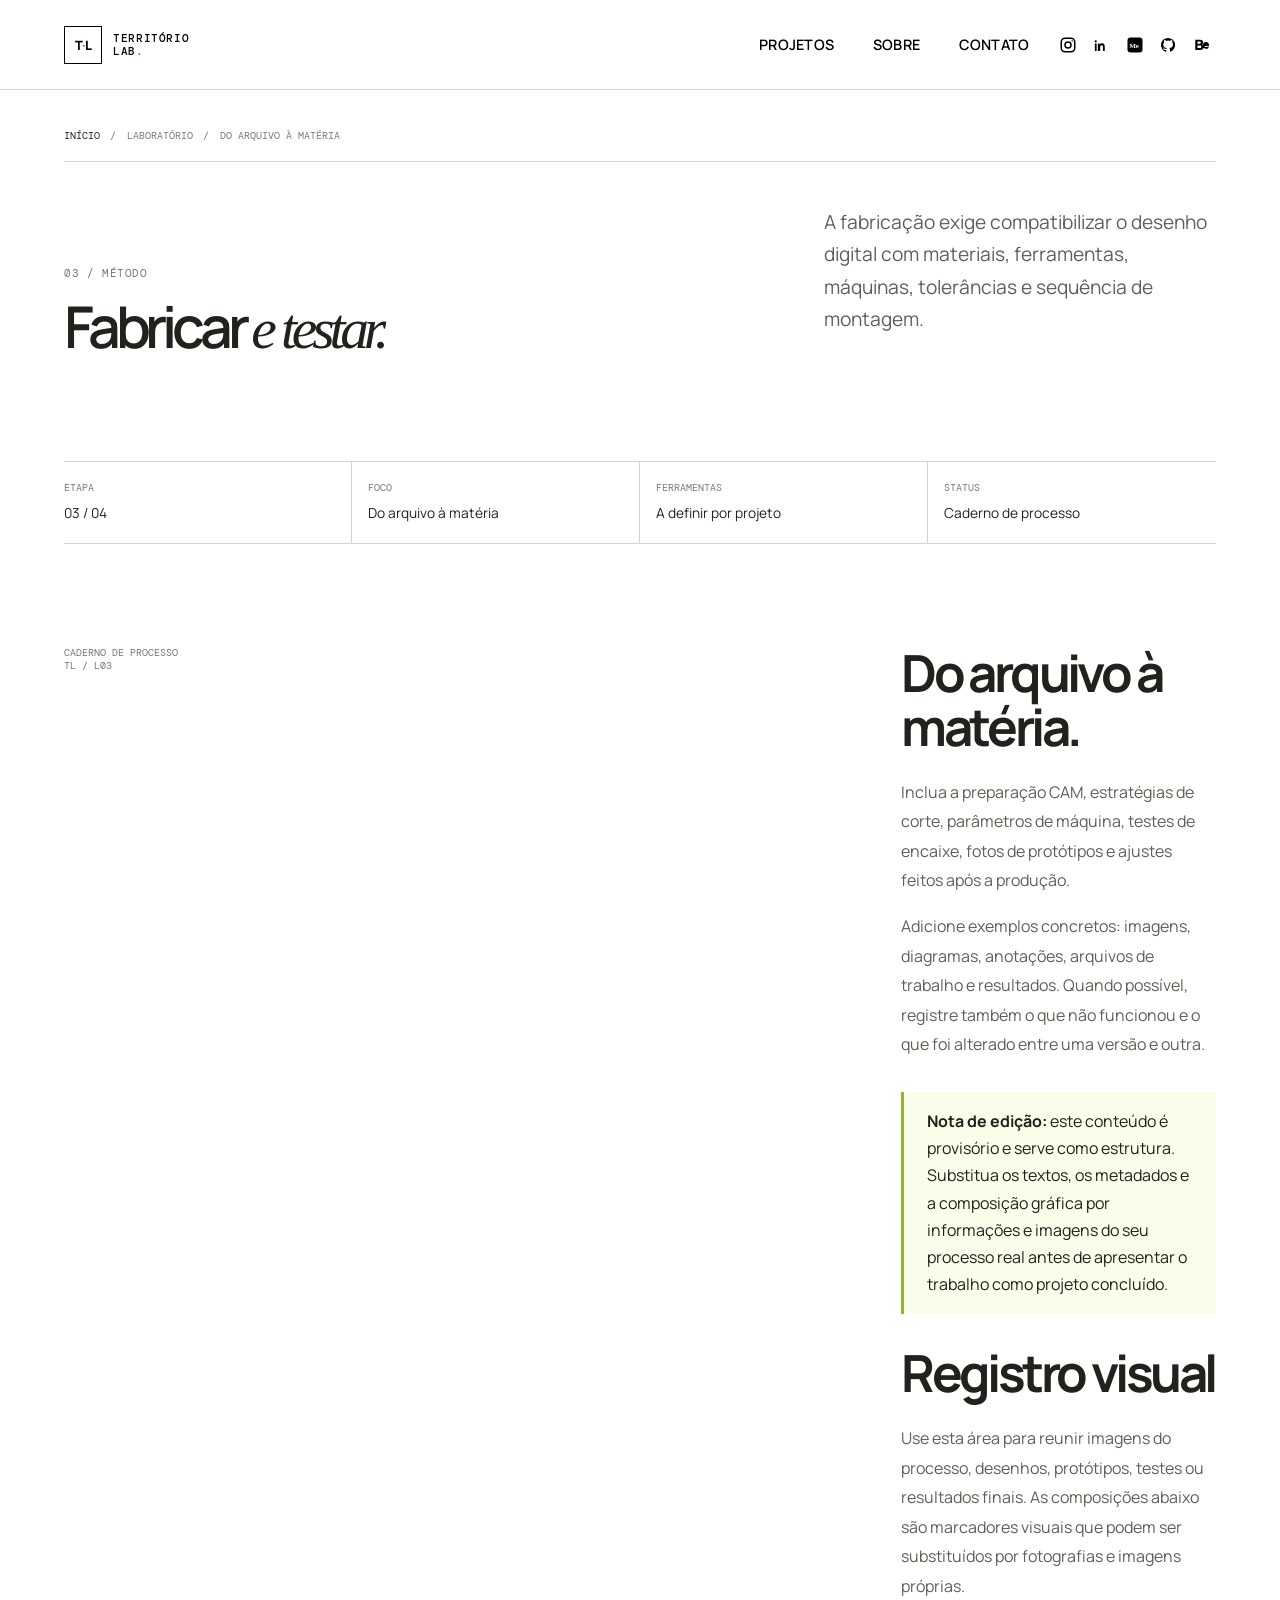
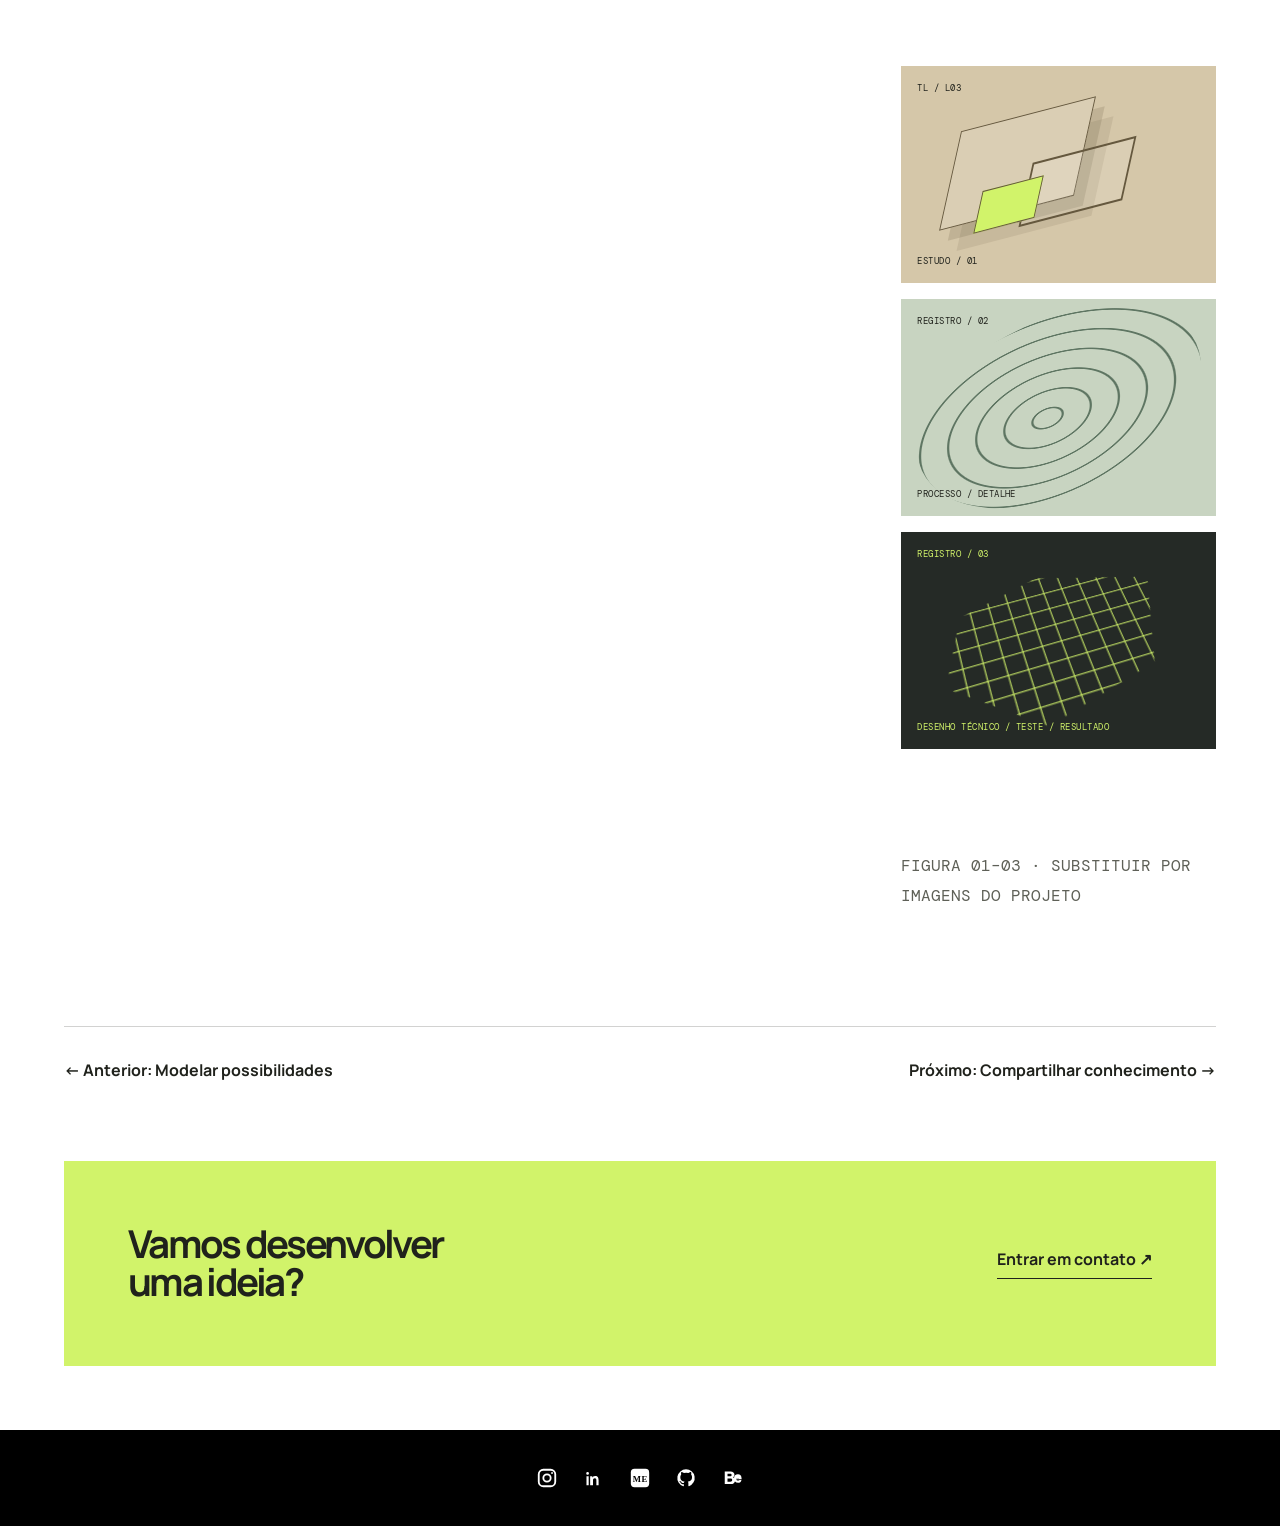
<file: laboratorio/fabricacao.html>
<!doctype html>
<html lang="pt-BR">
<head>
  <meta charset="utf-8">
  <meta name="viewport" content="width=device-width, initial-scale=1">
  <meta name="description" content="A fabricação exige compatibilizar o desenho digital com materiais, ferramentas, máquinas, tolerâncias e sequência de montagem.">
  <meta name="theme-color" content="#171914">
  <title>Fabricar e testar | Território Lab</title>
  <link rel="stylesheet" href="../style.css">
  <script src="../script.js" defer></script>
</head>
<body>
  <a class="skip-link" href="#conteudo">Pular para o conteúdo</a>
  <header class="site-header">
    <a class="brand" href="../index.html#inicio" aria-label="Território Lab — início"><span class="brand-mark" aria-hidden="true">T<span>·</span>L</span><span class="brand-name">TERRITÓRIO<br>LAB<span class="brand-period">.</span></span></a>
    <button class="menu-toggle" type="button" aria-expanded="false" aria-controls="site-nav"><span class="menu-toggle-lines" aria-hidden="true"></span><span class="sr-only">abrir menu</span></button>
    <nav class="site-nav" id="site-nav" aria-label="Navegação principal"><a href="../index.html#projetos">projetos</a><a href="../index.html#sobre">sobre</a><a href="../index.html#contato">contato</a></nav>
    <nav class="social-links header-social" aria-label="Redes sociais">
      <a href="https://www.instagram.com/territoriolab.io/" target="_blank" rel="noopener noreferrer" aria-label="Instagram">
        <svg viewBox="0 0 24 24" aria-hidden="true"><rect x="3" y="3" width="18" height="18" rx="5" fill="none" stroke="currentColor" stroke-width="2"/><circle cx="12" cy="12" r="4" fill="none" stroke="currentColor" stroke-width="2"/><circle cx="17.5" cy="6.5" r="1" fill="currentColor"/></svg>
      </a>
      <a href="https://www.linkedin.com/in/alineyuritm/" target="_blank" rel="noopener noreferrer" aria-label="LinkedIn">
        <svg viewBox="0 0 24 24" aria-hidden="true"><path d="M5 8.5A1.5 1.5 0 1 0 5 5.5a1.5 1.5 0 0 0 0 3ZM3.8 10h2.4v10H3.8V10Zm4 0h2.3v1.4h.1c.3-.6 1.2-1.7 3-1.7 3.2 0 3.8 2.1 3.8 4.8V20h-2.4v-4.9c0-1.2 0-2.8-1.7-2.8s-2 1.3-2 2.7V20H7.8V10Z" fill="currentColor"/></svg>
      </a>
      <a href="https://alineyuritm.medium.com/" target="_blank" rel="noopener noreferrer" aria-label="Medium">
        <svg viewBox="0 0 24 24" aria-hidden="true"><mask id="medium-cutout-header"><rect width="24" height="24" fill="#fff"/><text x="4.2" y="16.2" fill="#000" font-family="Georgia, serif" font-size="9.5" font-weight="700">Me</text></mask><rect x="2" y="2" width="20" height="20" rx="4" fill="currentColor" mask="url(#medium-cutout-header)"/></svg>
      </a>
      <a href="https://github.com/territorio-lab" target="_blank" rel="noopener noreferrer" aria-label="GitHub">
        <svg viewBox="0 0 24 24" aria-hidden="true"><path d="M12 2.5a9.5 9.5 0 0 0-3 18.5c.5.1.7-.2.7-.5v-1.8c-2.8.6-3.4-1.2-3.4-1.2-.5-1.2-1.1-1.5-1.1-1.5-.9-.6.1-.6.1-.6 1 0 1.5 1 1.5 1 .9 1.5 2.4 1.1 3 .8.1-.7.4-1.1.7-1.3-2.3-.3-4.7-1.1-4.7-5a3.9 3.9 0 0 1 1-2.7c-.1-.3-.4-1.3.1-2.7 0 0 .8-.3 2.8 1a9.5 9.5 0 0 1 5 0c1.9-1.3 2.8-1 2.8-1 .5 1.4.2 2.4.1 2.7a3.9 3.9 0 0 1 1 2.7c0 3.9-2.4 4.7-4.7 5 .4.3.7.9.7 1.8v2.7c0 .3.2.6.7.5A9.5 9.5 0 0 0 12 2.5Z" fill="currentColor"/></svg>
      </a>
      <a href="https://www.behance.net/alineyuri" target="_blank" rel="noopener noreferrer" aria-label="Behance">
        <svg viewBox="0 0 24 24" aria-hidden="true"><path d="M3 5h6.2c2.8 0 4.4 1.4 4.4 3.5 0 1.3-.7 2.3-1.8 2.8 1.5.5 2.4 1.6 2.4 3.3 0 2.4-1.8 4-4.9 4H3V5Zm3 2.4v2.8h2.7c1.2 0 1.8-.5 1.8-1.4s-.6-1.4-1.8-1.4H6Zm0 5.1v3.5h3c1.4 0 2.1-.6 2.1-1.8s-.7-1.7-2.1-1.7H6Zm9.2 2.1h5.8c-.2 1.6-1.5 2.5-3.5 2.5-2.7 0-4.5-1.7-4.5-4.3s1.8-4.3 4.4-4.3c2.5 0 4 1.7 4 4.4v.5h-5.8c.1 1 .6 1.5 1.9 1.5.8 0 1.3-.2 1.6-.7h2.2c-.4 1.5-1.8 2.4-3.9 2.4-2.7 0-4.3-1.6-4.3-4.3 0-2.6 1.7-4.3 4.3-4.3 2.4 0 3.9 1.5 3.9 4.1v.4h-5.8c0 .1 0 .2.1.3h.1Zm0-1.8h3.4c-.1-.8-.6-1.2-1.6-1.2-1 0-1.6.4-1.8 1.2Z" fill="currentColor"/></svg>
      </a>
    </nav>
  </header>
  <main id="conteudo" class="section-shell detail-hero">
    <nav class="detail-breadcrumb" aria-label="Você está aqui"><a href="../index.html">Início</a><span>/</span><span>Laboratório</span><span>/</span><span>Do arquivo à matéria</span></nav>
    <div class="detail-heading"><div><p class="eyebrow">03 / MÉTODO</p><h1>Fabricar <em>e testar.</em></h1></div><p class="detail-summary">A fabricação exige compatibilizar o desenho digital com materiais, ferramentas, máquinas, tolerâncias e sequência de montagem.</p></div>
    <div class="detail-visual" role="img" aria-label="Composição gráfica provisória do projeto"><div class="project-art art-cnc"><span class="art-index">TL / L03</span><div class="cnc-shape shape-a"></div><div class="cnc-shape shape-b"></div><div class="cnc-shape shape-c"></div><span class="art-caption">ARQUIVO → MÁQUINA → OBJETO</span></div></div>
    <dl class="detail-meta"><div><dt>Etapa</dt><dd>03 / 04</dd></div><div><dt>Foco</dt><dd>Do arquivo à matéria</dd></div><div><dt>Ferramentas</dt><dd>A definir por projeto</dd></div><div><dt>Status</dt><dd>Caderno de processo</dd></div></dl>
    <section class="detail-body"><div class="detail-side">CADERNO DE PROCESSO<br>TL / L03</div><div class="detail-copy"><h2>Do arquivo à matéria.</h2><p>Inclua a preparação CAM, estratégias de corte, parâmetros de máquina, testes de encaixe, fotos de protótipos e ajustes feitos após a produção.</p><p>Adicione exemplos concretos: imagens, diagramas, anotações, arquivos de trabalho e resultados. Quando possível, registre também o que não funcionou e o que foi alterado entre uma versão e outra.</p><div class="detail-callout"><strong>Nota de edição:</strong> este conteúdo é provisório e serve como estrutura. Substitua os textos, os metadados e a composição gráfica por informações e imagens do seu processo real antes de apresentar o trabalho como projeto concluído.</div><h2>Registro visual</h2><p>Use esta área para reunir imagens do processo, desenhos, protótipos, testes ou resultados finais. As composições abaixo são marcadores visuais que podem ser substituídos por fotografias e imagens próprias.</p><div class="detail-gallery"><div class="project-art art-cnc"><span class="art-index">TL / L03</span><div class="cnc-shape shape-a"></div><div class="cnc-shape shape-b"></div><div class="cnc-shape shape-c"></div><span class="art-caption">ESTUDO / 01</span></div><div class="project-art art-map"><span class="art-index">REGISTRO / 02</span><div class="map-rings"></div><span class="art-caption">PROCESSO / DETALHE</span></div><div class="project-art art-parametric gallery-wide"><span class="art-index">REGISTRO / 03</span><div class="parametric-grid"></div><span class="art-caption">DESENHO TÉCNICO / TESTE / RESULTADO</span></div></div><p class="detail-caption">Figura 01–03 · substituir por imagens do projeto</p></div></section>
    <div class="detail-next"><a href="modelagem.html">← Anterior: Modelar possibilidades</a><a href="documentacao-aberta.html">Próximo: Compartilhar conhecimento →</a></div>
  </main>
  <section class="section-shell"><div class="detail-cta"><h2>Vamos desenvolver<br>uma ideia?</h2><a href="../index.html#contato">Entrar em contato ↗</a></div></section>
  <footer class="site-footer">
    <nav class="social-links footer-social" aria-label="Redes sociais">
      <a href="https://www.instagram.com/territoriolab.io/" target="_blank" rel="noopener noreferrer" aria-label="Instagram">
        <svg viewBox="0 0 24 24" aria-hidden="true"><rect x="3" y="3" width="18" height="18" rx="5" fill="none" stroke="currentColor" stroke-width="2"/><circle cx="12" cy="12" r="4" fill="none" stroke="currentColor" stroke-width="2"/><circle cx="17.5" cy="6.5" r="1" fill="currentColor"/></svg>
      </a>
      <a href="https://www.linkedin.com/in/alineyuritm/" target="_blank" rel="noopener noreferrer" aria-label="LinkedIn">
        <svg viewBox="0 0 24 24" aria-hidden="true"><path d="M5 8.5A1.5 1.5 0 1 0 5 5.5a1.5 1.5 0 0 0 0 3ZM3.8 10h2.4v10H3.8V10Zm4 0h2.3v1.4h.1c.3-.6 1.2-1.7 3-1.7 3.2 0 3.8 2.1 3.8 4.8V20h-2.4v-4.9c0-1.2 0-2.8-1.7-2.8s-2 1.3-2 2.7V20H7.8V10Z" fill="currentColor"/></svg>
      </a>
      <a href="https://alineyuritm.medium.com/" target="_blank" rel="noopener noreferrer" aria-label="Medium">
        <svg viewBox="0 0 24 24" aria-hidden="true"><mask id="medium-cutout-footer"><rect width="24" height="24" fill="#fff"/><text x="4.2" y="16.2" fill="#000" font-family="Georgia, serif" font-size="9.5" font-weight="700">Me</text></mask><rect x="2" y="2" width="20" height="20" rx="4" fill="currentColor" mask="url(#medium-cutout-footer)"/></svg>
      </a>
      <a href="https://github.com/territorio-lab" target="_blank" rel="noopener noreferrer" aria-label="GitHub">
        <svg viewBox="0 0 24 24" aria-hidden="true"><path d="M12 2.5a9.5 9.5 0 0 0-3 18.5c.5.1.7-.2.7-.5v-1.8c-2.8.6-3.4-1.2-3.4-1.2-.5-1.2-1.1-1.5-1.1-1.5-.9-.6.1-.6.1-.6 1 0 1.5 1 1.5 1 .9 1.5 2.4 1.1 3 .8.1-.7.4-1.1.7-1.3-2.3-.3-4.7-1.1-4.7-5a3.9 3.9 0 0 1 1-2.7c-.1-.3-.4-1.3.1-2.7 0 0 .8-.3 2.8 1a9.5 9.5 0 0 1 5 0c1.9-1.3 2.8-1 2.8-1 .5 1.4.2 2.4.1 2.7a3.9 3.9 0 0 1 1 2.7c0 3.9-2.4 4.7-4.7 5 .4.3.7.9.7 1.8v2.7c0 .3.2.6.7.5A9.5 9.5 0 0 0 12 2.5Z" fill="currentColor"/></svg>
      </a>
      <a href="https://www.behance.net/alineyuri" target="_blank" rel="noopener noreferrer" aria-label="Behance">
        <svg viewBox="0 0 24 24" aria-hidden="true"><path d="M3 5h6.2c2.8 0 4.4 1.4 4.4 3.5 0 1.3-.7 2.3-1.8 2.8 1.5.5 2.4 1.6 2.4 3.3 0 2.4-1.8 4-4.9 4H3V5Zm3 2.4v2.8h2.7c1.2 0 1.8-.5 1.8-1.4s-.6-1.4-1.8-1.4H6Zm0 5.1v3.5h3c1.4 0 2.1-.6 2.1-1.8s-.7-1.7-2.1-1.7H6Zm9.2 2.1h5.8c-.2 1.6-1.5 2.5-3.5 2.5-2.7 0-4.5-1.7-4.5-4.3s1.8-4.3 4.4-4.3c2.5 0 4 1.7 4 4.4v.5h-5.8c.1 1 .6 1.5 1.9 1.5.8 0 1.3-.2 1.6-.7h2.2c-.4 1.5-1.8 2.4-3.9 2.4-2.7 0-4.3-1.6-4.3-4.3 0-2.6 1.7-4.3 4.3-4.3 2.4 0 3.9 1.5 3.9 4.1v.4h-5.8c0 .1 0 .2.1.3h.1Zm0-1.8h3.4c-.1-.8-.6-1.2-1.6-1.2-1 0-1.6.4-1.8 1.2Z" fill="currentColor"/></svg>
      </a>
    </nav>
  </footer>
</body>
</html>
</file>
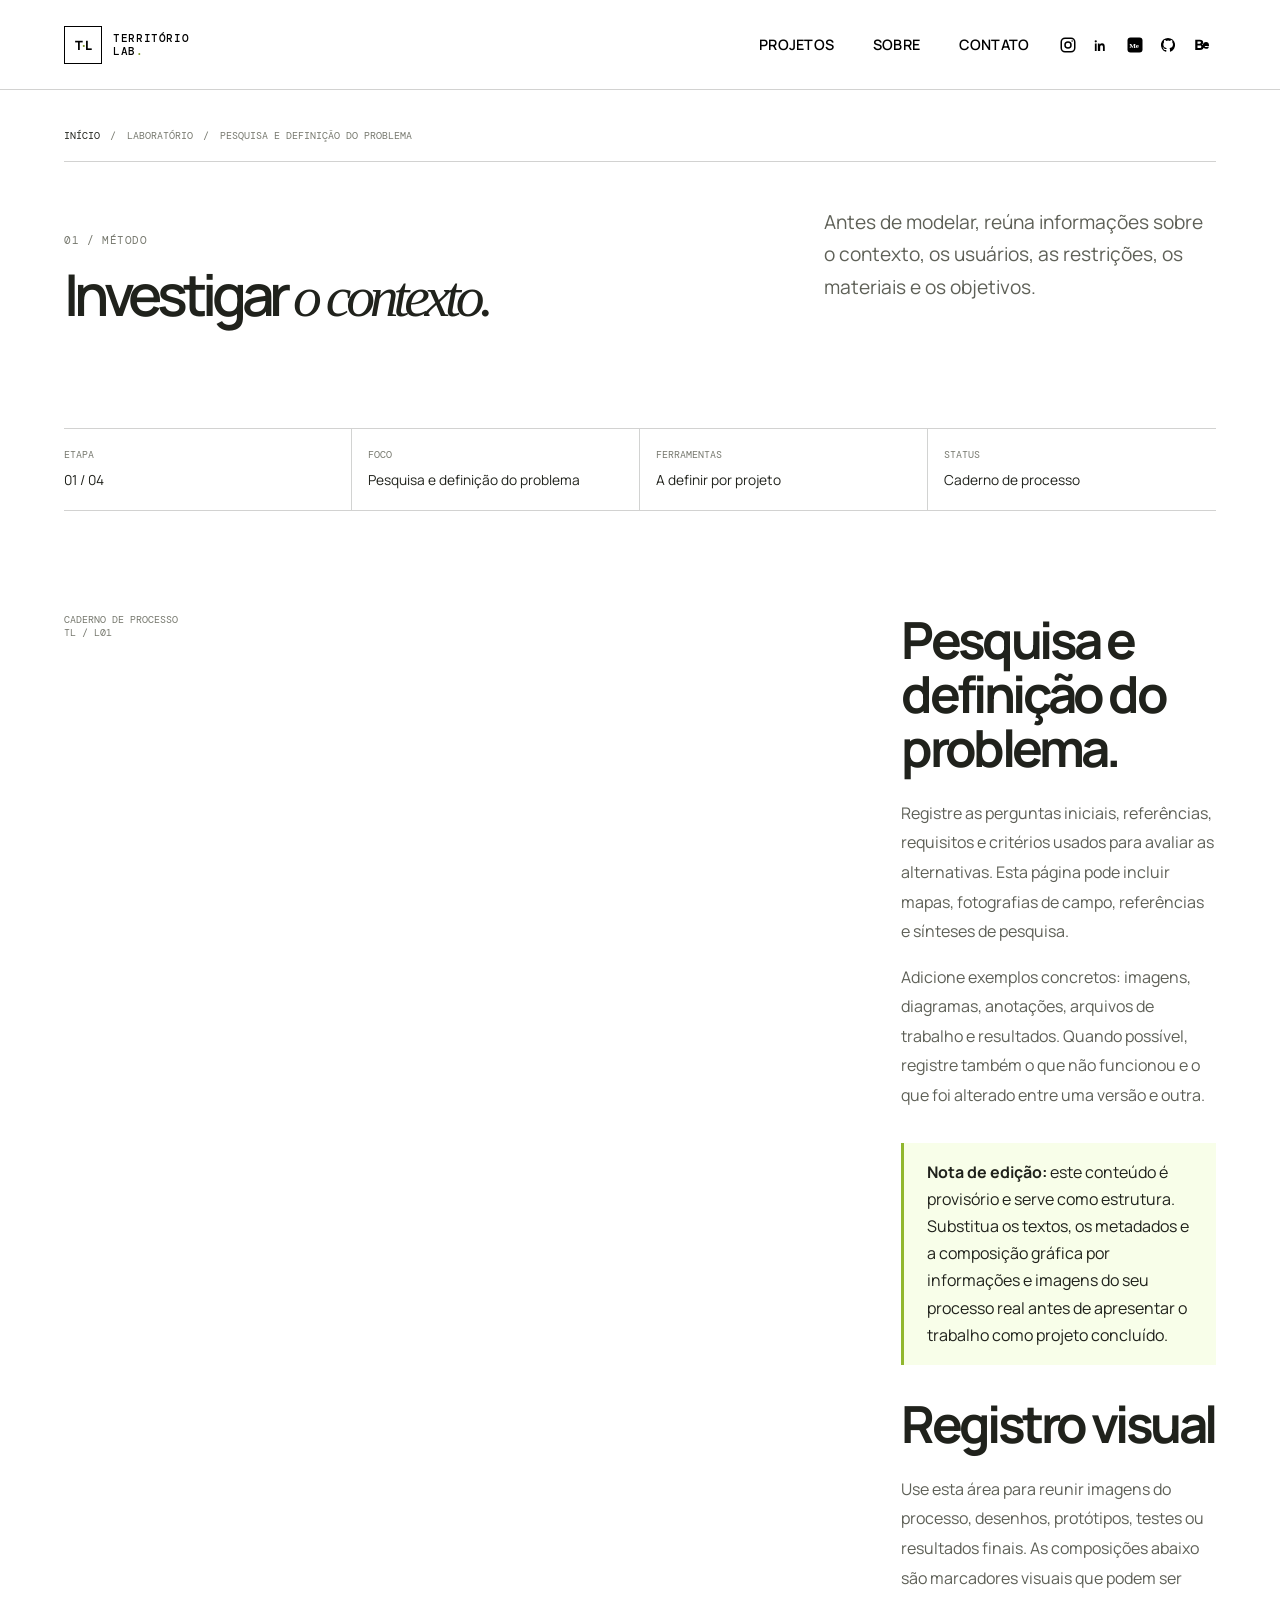
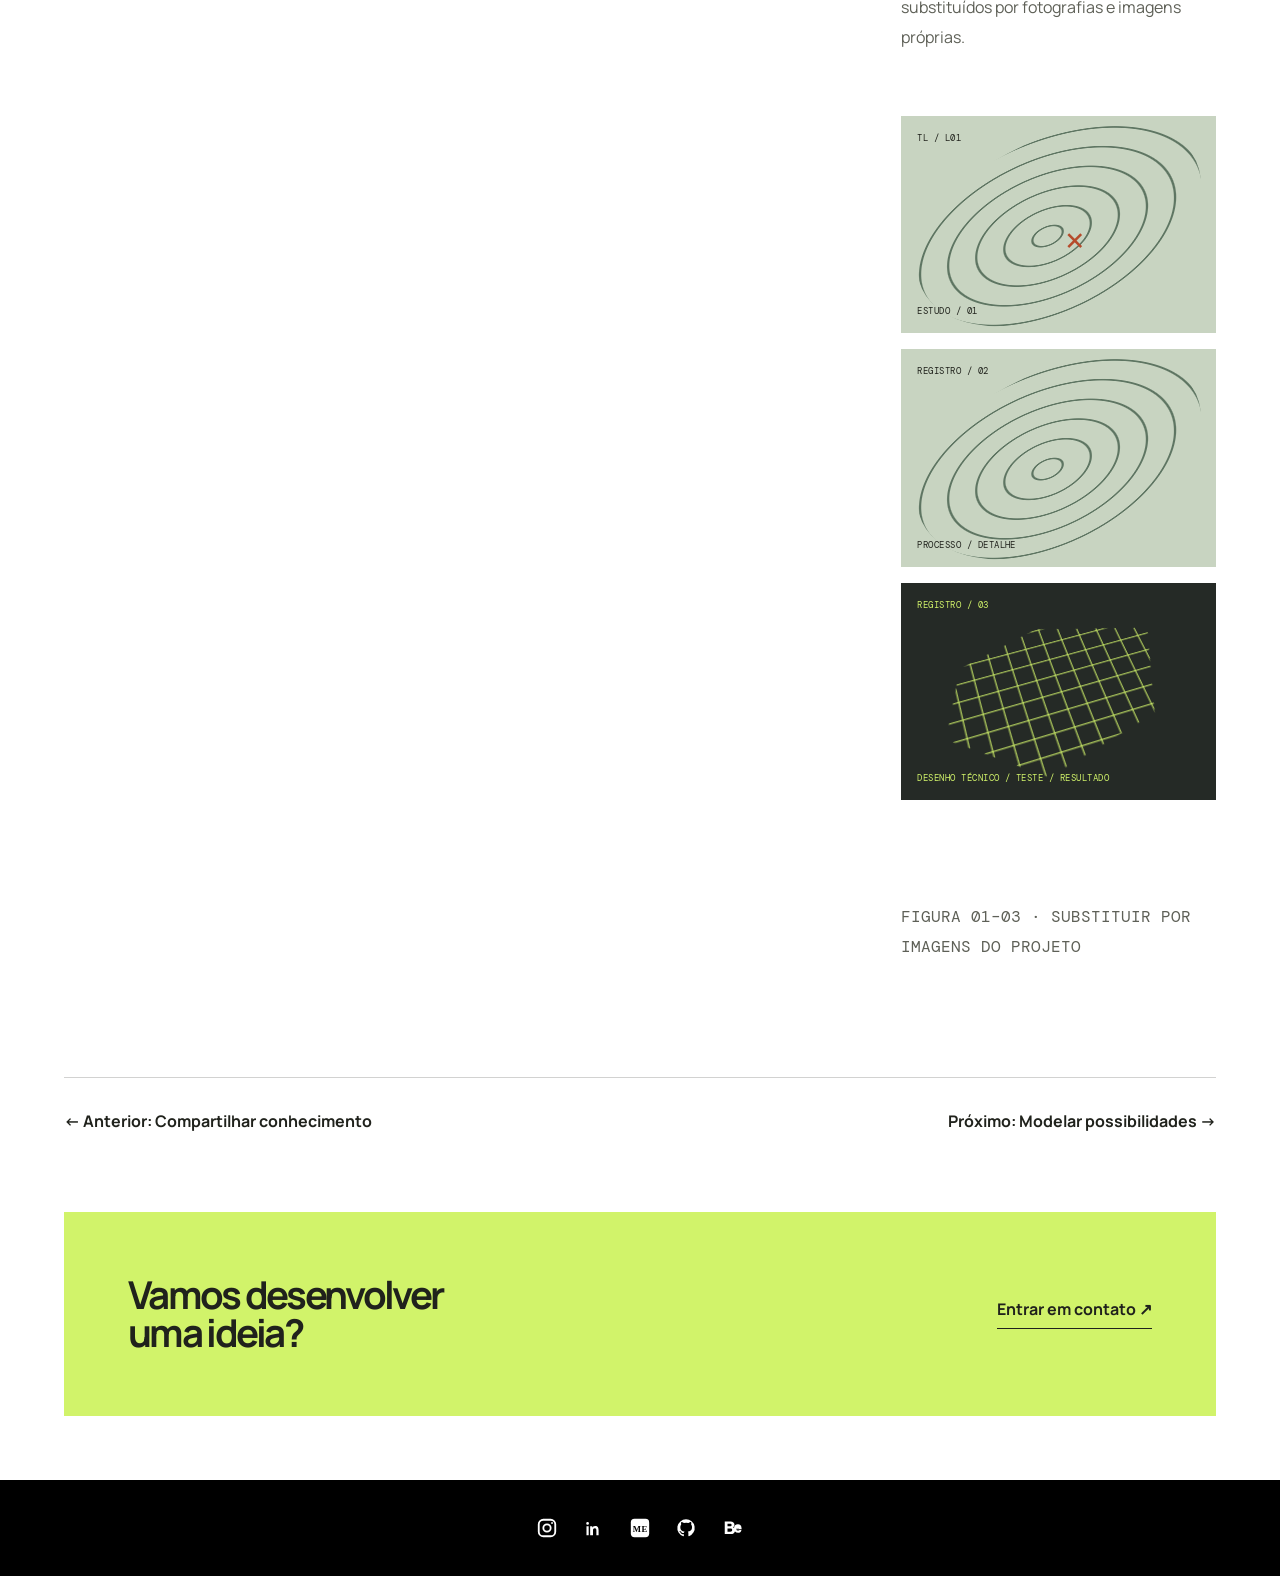
<file: laboratorio/investigacao.html>
<!doctype html>
<html lang="pt-BR">
<head>
  <meta charset="utf-8">
  <meta name="viewport" content="width=device-width, initial-scale=1">
  <meta name="description" content="Antes de modelar, reúna informações sobre o contexto, os usuários, as restrições, os materiais e os objetivos.">
  <meta name="theme-color" content="#171914">
  <title>Investigar o contexto | Território Lab</title>
  <link rel="stylesheet" href="../style.css">
  <script src="../script.js" defer></script>
</head>
<body>
  <a class="skip-link" href="#conteudo">Pular para o conteúdo</a>
  <header class="site-header">
    <a class="brand" href="../index.html#inicio" aria-label="Território Lab — início"><span class="brand-mark" aria-hidden="true">T<span>·</span>L</span><span class="brand-name">TERRITÓRIO<br>LAB<span class="brand-period">.</span></span></a>
    <button class="menu-toggle" type="button" aria-expanded="false" aria-controls="site-nav"><span class="menu-toggle-lines" aria-hidden="true"></span><span class="sr-only">abrir menu</span></button>
    <nav class="site-nav" id="site-nav" aria-label="Navegação principal"><a href="../index.html#projetos">projetos</a><a href="../index.html#sobre">sobre</a><a href="../index.html#contato">contato</a></nav>
    <nav class="social-links header-social" aria-label="Redes sociais">
      <a href="https://www.instagram.com/territoriolab.io/" target="_blank" rel="noopener noreferrer" aria-label="Instagram">
        <svg viewBox="0 0 24 24" aria-hidden="true"><rect x="3" y="3" width="18" height="18" rx="5" fill="none" stroke="currentColor" stroke-width="2"/><circle cx="12" cy="12" r="4" fill="none" stroke="currentColor" stroke-width="2"/><circle cx="17.5" cy="6.5" r="1" fill="currentColor"/></svg>
      </a>
      <a href="https://www.linkedin.com/in/alineyuritm/" target="_blank" rel="noopener noreferrer" aria-label="LinkedIn">
        <svg viewBox="0 0 24 24" aria-hidden="true"><path d="M5 8.5A1.5 1.5 0 1 0 5 5.5a1.5 1.5 0 0 0 0 3ZM3.8 10h2.4v10H3.8V10Zm4 0h2.3v1.4h.1c.3-.6 1.2-1.7 3-1.7 3.2 0 3.8 2.1 3.8 4.8V20h-2.4v-4.9c0-1.2 0-2.8-1.7-2.8s-2 1.3-2 2.7V20H7.8V10Z" fill="currentColor"/></svg>
      </a>
      <a href="https://alineyuritm.medium.com/" target="_blank" rel="noopener noreferrer" aria-label="Medium">
        <svg viewBox="0 0 24 24" aria-hidden="true"><mask id="medium-cutout-header"><rect width="24" height="24" fill="#fff"/><text x="4.2" y="16.2" fill="#000" font-family="Georgia, serif" font-size="9.5" font-weight="700">Me</text></mask><rect x="2" y="2" width="20" height="20" rx="4" fill="currentColor" mask="url(#medium-cutout-header)"/></svg>
      </a>
      <a href="https://github.com/territorio-lab" target="_blank" rel="noopener noreferrer" aria-label="GitHub">
        <svg viewBox="0 0 24 24" aria-hidden="true"><path d="M12 2.5a9.5 9.5 0 0 0-3 18.5c.5.1.7-.2.7-.5v-1.8c-2.8.6-3.4-1.2-3.4-1.2-.5-1.2-1.1-1.5-1.1-1.5-.9-.6.1-.6.1-.6 1 0 1.5 1 1.5 1 .9 1.5 2.4 1.1 3 .8.1-.7.4-1.1.7-1.3-2.3-.3-4.7-1.1-4.7-5a3.9 3.9 0 0 1 1-2.7c-.1-.3-.4-1.3.1-2.7 0 0 .8-.3 2.8 1a9.5 9.5 0 0 1 5 0c1.9-1.3 2.8-1 2.8-1 .5 1.4.2 2.4.1 2.7a3.9 3.9 0 0 1 1 2.7c0 3.9-2.4 4.7-4.7 5 .4.3.7.9.7 1.8v2.7c0 .3.2.6.7.5A9.5 9.5 0 0 0 12 2.5Z" fill="currentColor"/></svg>
      </a>
      <a href="https://www.behance.net/alineyuri" target="_blank" rel="noopener noreferrer" aria-label="Behance">
        <svg viewBox="0 0 24 24" aria-hidden="true"><path d="M3 5h6.2c2.8 0 4.4 1.4 4.4 3.5 0 1.3-.7 2.3-1.8 2.8 1.5.5 2.4 1.6 2.4 3.3 0 2.4-1.8 4-4.9 4H3V5Zm3 2.4v2.8h2.7c1.2 0 1.8-.5 1.8-1.4s-.6-1.4-1.8-1.4H6Zm0 5.1v3.5h3c1.4 0 2.1-.6 2.1-1.8s-.7-1.7-2.1-1.7H6Zm9.2 2.1h5.8c-.2 1.6-1.5 2.5-3.5 2.5-2.7 0-4.5-1.7-4.5-4.3s1.8-4.3 4.4-4.3c2.5 0 4 1.7 4 4.4v.5h-5.8c.1 1 .6 1.5 1.9 1.5.8 0 1.3-.2 1.6-.7h2.2c-.4 1.5-1.8 2.4-3.9 2.4-2.7 0-4.3-1.6-4.3-4.3 0-2.6 1.7-4.3 4.3-4.3 2.4 0 3.9 1.5 3.9 4.1v.4h-5.8c0 .1 0 .2.1.3h.1Zm0-1.8h3.4c-.1-.8-.6-1.2-1.6-1.2-1 0-1.6.4-1.8 1.2Z" fill="currentColor"/></svg>
      </a>
    </nav>
  </header>
  <main id="conteudo" class="section-shell detail-hero">
    <nav class="detail-breadcrumb" aria-label="Você está aqui"><a href="../index.html">Início</a><span>/</span><span>Laboratório</span><span>/</span><span>Pesquisa e definição do problema</span></nav>
    <div class="detail-heading"><div><p class="eyebrow">01 / MÉTODO</p><h1>Investigar <em>o contexto.</em></h1></div><p class="detail-summary">Antes de modelar, reúna informações sobre o contexto, os usuários, as restrições, os materiais e os objetivos.</p></div>
    <div class="detail-visual" role="img" aria-label="Composição gráfica provisória do projeto"><div class="project-art art-map"><span class="art-index">TL / L01</span><div class="map-rings"></div><span class="map-pin">×</span><span class="art-caption">OBSERVAR · REGISTRAR · FORMULAR</span></div></div>
    <dl class="detail-meta"><div><dt>Etapa</dt><dd>01 / 04</dd></div><div><dt>Foco</dt><dd>Pesquisa e definição do problema</dd></div><div><dt>Ferramentas</dt><dd>A definir por projeto</dd></div><div><dt>Status</dt><dd>Caderno de processo</dd></div></dl>
    <section class="detail-body"><div class="detail-side">CADERNO DE PROCESSO<br>TL / L01</div><div class="detail-copy"><h2>Pesquisa e definição do problema.</h2><p>Registre as perguntas iniciais, referências, requisitos e critérios usados para avaliar as alternativas. Esta página pode incluir mapas, fotografias de campo, referências e sínteses de pesquisa.</p><p>Adicione exemplos concretos: imagens, diagramas, anotações, arquivos de trabalho e resultados. Quando possível, registre também o que não funcionou e o que foi alterado entre uma versão e outra.</p><div class="detail-callout"><strong>Nota de edição:</strong> este conteúdo é provisório e serve como estrutura. Substitua os textos, os metadados e a composição gráfica por informações e imagens do seu processo real antes de apresentar o trabalho como projeto concluído.</div><h2>Registro visual</h2><p>Use esta área para reunir imagens do processo, desenhos, protótipos, testes ou resultados finais. As composições abaixo são marcadores visuais que podem ser substituídos por fotografias e imagens próprias.</p><div class="detail-gallery"><div class="project-art art-map"><span class="art-index">TL / L01</span><div class="map-rings"></div><span class="map-pin">×</span><span class="art-caption">ESTUDO / 01</span></div><div class="project-art art-map"><span class="art-index">REGISTRO / 02</span><div class="map-rings"></div><span class="art-caption">PROCESSO / DETALHE</span></div><div class="project-art art-parametric gallery-wide"><span class="art-index">REGISTRO / 03</span><div class="parametric-grid"></div><span class="art-caption">DESENHO TÉCNICO / TESTE / RESULTADO</span></div></div><p class="detail-caption">Figura 01–03 · substituir por imagens do projeto</p></div></section>
    <div class="detail-next"><a href="documentacao-aberta.html">← Anterior: Compartilhar conhecimento</a><a href="modelagem.html">Próximo: Modelar possibilidades →</a></div>
  </main>
  <section class="section-shell"><div class="detail-cta"><h2>Vamos desenvolver<br>uma ideia?</h2><a href="../index.html#contato">Entrar em contato ↗</a></div></section>
  <footer class="site-footer">
    <nav class="social-links footer-social" aria-label="Redes sociais">
      <a href="https://www.instagram.com/territoriolab.io/" target="_blank" rel="noopener noreferrer" aria-label="Instagram">
        <svg viewBox="0 0 24 24" aria-hidden="true"><rect x="3" y="3" width="18" height="18" rx="5" fill="none" stroke="currentColor" stroke-width="2"/><circle cx="12" cy="12" r="4" fill="none" stroke="currentColor" stroke-width="2"/><circle cx="17.5" cy="6.5" r="1" fill="currentColor"/></svg>
      </a>
      <a href="https://www.linkedin.com/in/alineyuritm/" target="_blank" rel="noopener noreferrer" aria-label="LinkedIn">
        <svg viewBox="0 0 24 24" aria-hidden="true"><path d="M5 8.5A1.5 1.5 0 1 0 5 5.5a1.5 1.5 0 0 0 0 3ZM3.8 10h2.4v10H3.8V10Zm4 0h2.3v1.4h.1c.3-.6 1.2-1.7 3-1.7 3.2 0 3.8 2.1 3.8 4.8V20h-2.4v-4.9c0-1.2 0-2.8-1.7-2.8s-2 1.3-2 2.7V20H7.8V10Z" fill="currentColor"/></svg>
      </a>
      <a href="https://alineyuritm.medium.com/" target="_blank" rel="noopener noreferrer" aria-label="Medium">
        <svg viewBox="0 0 24 24" aria-hidden="true"><mask id="medium-cutout-footer"><rect width="24" height="24" fill="#fff"/><text x="4.2" y="16.2" fill="#000" font-family="Georgia, serif" font-size="9.5" font-weight="700">Me</text></mask><rect x="2" y="2" width="20" height="20" rx="4" fill="currentColor" mask="url(#medium-cutout-footer)"/></svg>
      </a>
      <a href="https://github.com/territorio-lab" target="_blank" rel="noopener noreferrer" aria-label="GitHub">
        <svg viewBox="0 0 24 24" aria-hidden="true"><path d="M12 2.5a9.5 9.5 0 0 0-3 18.5c.5.1.7-.2.7-.5v-1.8c-2.8.6-3.4-1.2-3.4-1.2-.5-1.2-1.1-1.5-1.1-1.5-.9-.6.1-.6.1-.6 1 0 1.5 1 1.5 1 .9 1.5 2.4 1.1 3 .8.1-.7.4-1.1.7-1.3-2.3-.3-4.7-1.1-4.7-5a3.9 3.9 0 0 1 1-2.7c-.1-.3-.4-1.3.1-2.7 0 0 .8-.3 2.8 1a9.5 9.5 0 0 1 5 0c1.9-1.3 2.8-1 2.8-1 .5 1.4.2 2.4.1 2.7a3.9 3.9 0 0 1 1 2.7c0 3.9-2.4 4.7-4.7 5 .4.3.7.9.7 1.8v2.7c0 .3.2.6.7.5A9.5 9.5 0 0 0 12 2.5Z" fill="currentColor"/></svg>
      </a>
      <a href="https://www.behance.net/alineyuri" target="_blank" rel="noopener noreferrer" aria-label="Behance">
        <svg viewBox="0 0 24 24" aria-hidden="true"><path d="M3 5h6.2c2.8 0 4.4 1.4 4.4 3.5 0 1.3-.7 2.3-1.8 2.8 1.5.5 2.4 1.6 2.4 3.3 0 2.4-1.8 4-4.9 4H3V5Zm3 2.4v2.8h2.7c1.2 0 1.8-.5 1.8-1.4s-.6-1.4-1.8-1.4H6Zm0 5.1v3.5h3c1.4 0 2.1-.6 2.1-1.8s-.7-1.7-2.1-1.7H6Zm9.2 2.1h5.8c-.2 1.6-1.5 2.5-3.5 2.5-2.7 0-4.5-1.7-4.5-4.3s1.8-4.3 4.4-4.3c2.5 0 4 1.7 4 4.4v.5h-5.8c.1 1 .6 1.5 1.9 1.5.8 0 1.3-.2 1.6-.7h2.2c-.4 1.5-1.8 2.4-3.9 2.4-2.7 0-4.3-1.6-4.3-4.3 0-2.6 1.7-4.3 4.3-4.3 2.4 0 3.9 1.5 3.9 4.1v.4h-5.8c0 .1 0 .2.1.3h.1Zm0-1.8h3.4c-.1-.8-.6-1.2-1.6-1.2-1 0-1.6.4-1.8 1.2Z" fill="currentColor"/></svg>
      </a>
    </nav>
  </footer>
</body>
</html>
</file>
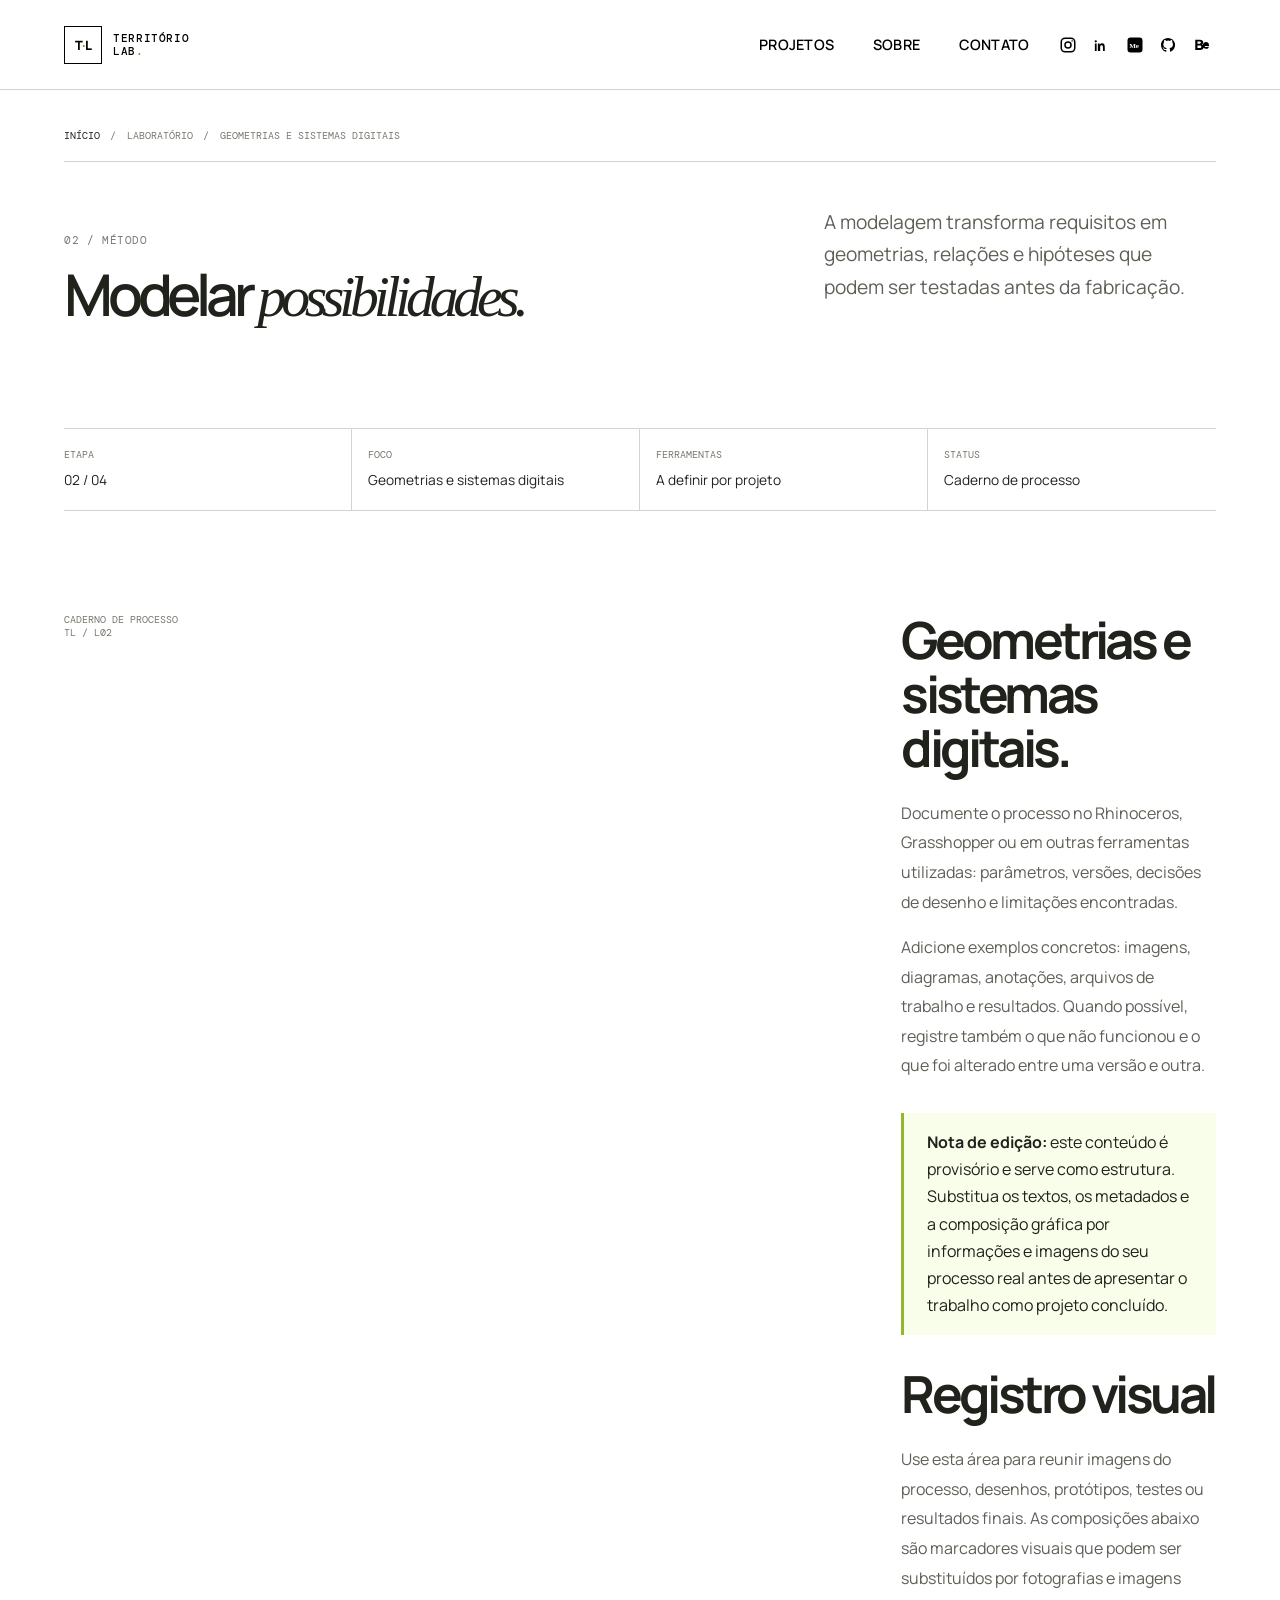
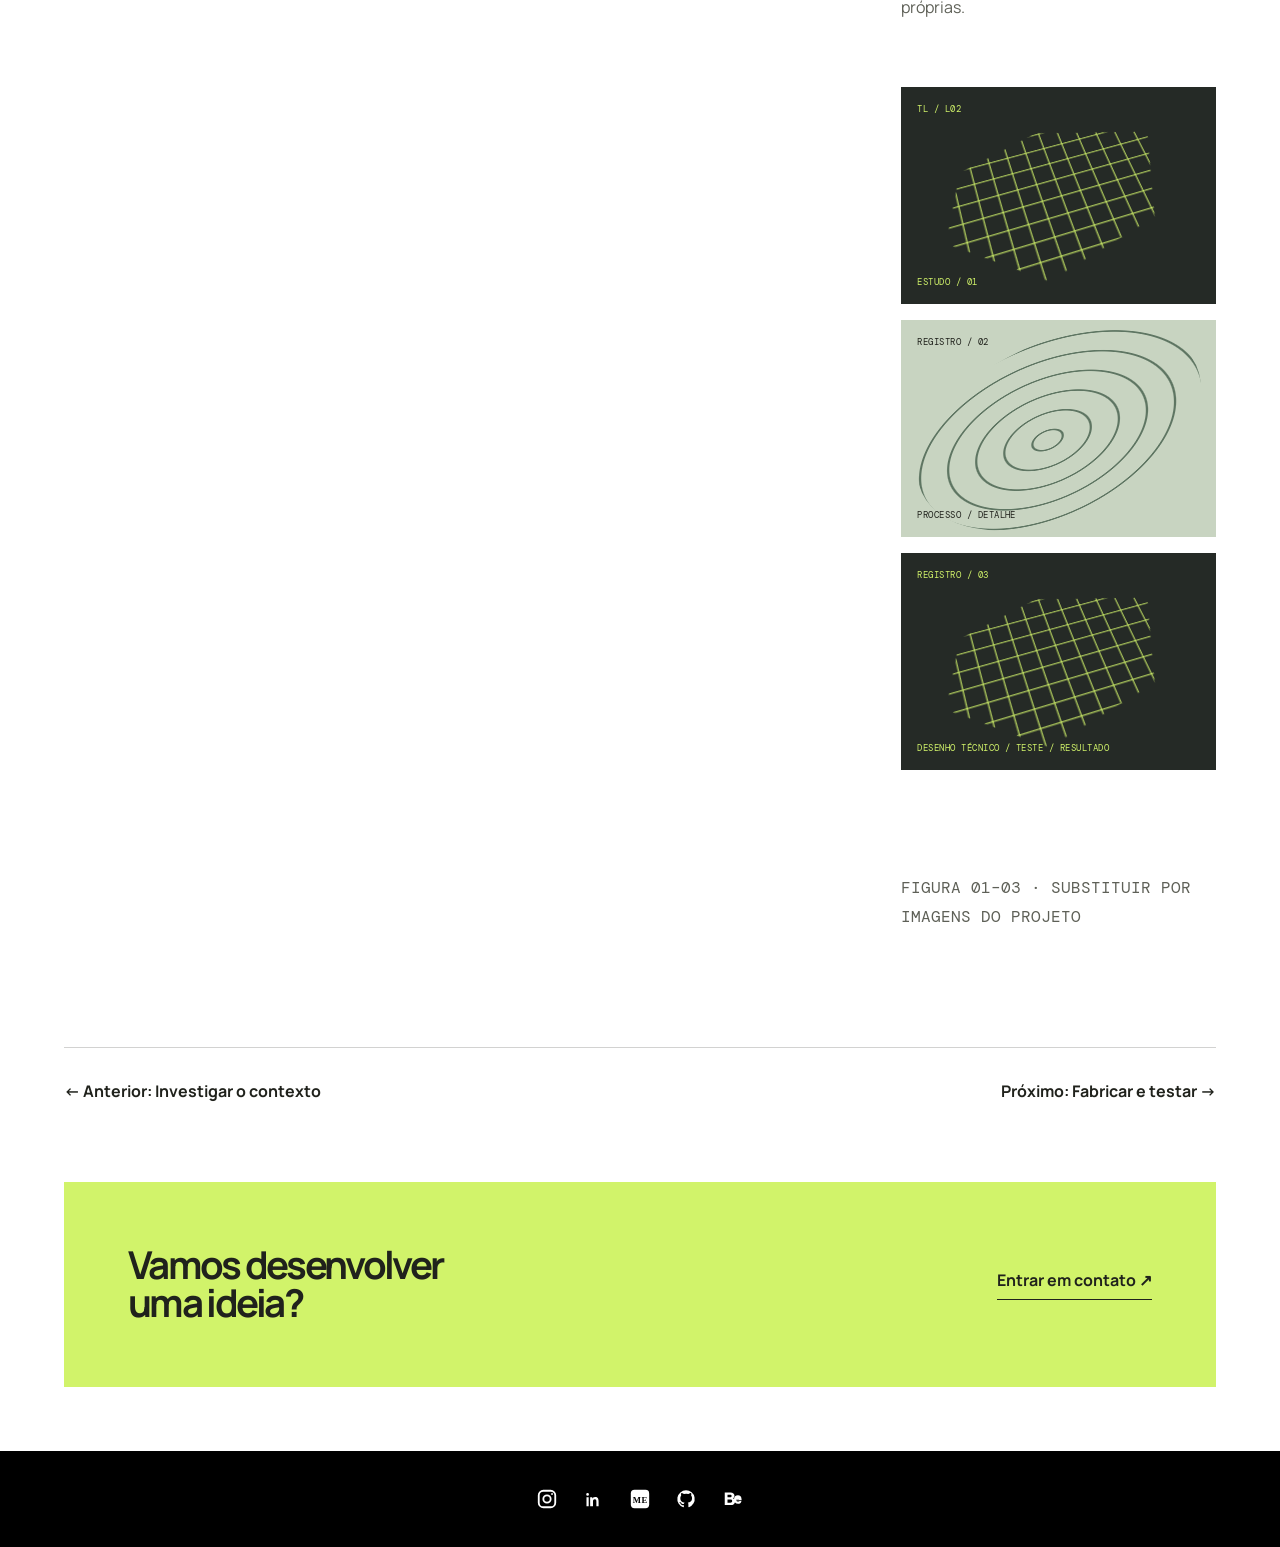
<file: laboratorio/modelagem.html>
<!doctype html>
<html lang="pt-BR">
<head>
  <meta charset="utf-8">
  <meta name="viewport" content="width=device-width, initial-scale=1">
  <meta name="description" content="A modelagem transforma requisitos em geometrias, relações e hipóteses que podem ser testadas antes da fabricação.">
  <meta name="theme-color" content="#171914">
  <title>Modelar possibilidades | Território Lab</title>
  <link rel="stylesheet" href="../style.css">
  <script src="../script.js" defer></script>
</head>
<body>
  <a class="skip-link" href="#conteudo">Pular para o conteúdo</a>
  <header class="site-header">
    <a class="brand" href="../index.html#inicio" aria-label="Território Lab — início"><span class="brand-mark" aria-hidden="true">T<span>·</span>L</span><span class="brand-name">TERRITÓRIO<br>LAB<span class="brand-period">.</span></span></a>
    <button class="menu-toggle" type="button" aria-expanded="false" aria-controls="site-nav"><span class="menu-toggle-lines" aria-hidden="true"></span><span class="sr-only">abrir menu</span></button>
    <nav class="site-nav" id="site-nav" aria-label="Navegação principal"><a href="../index.html#projetos">projetos</a><a href="../index.html#sobre">sobre</a><a href="../index.html#contato">contato</a></nav>
    <nav class="social-links header-social" aria-label="Redes sociais">
      <a href="https://www.instagram.com/territoriolab.io/" target="_blank" rel="noopener noreferrer" aria-label="Instagram">
        <svg viewBox="0 0 24 24" aria-hidden="true"><rect x="3" y="3" width="18" height="18" rx="5" fill="none" stroke="currentColor" stroke-width="2"/><circle cx="12" cy="12" r="4" fill="none" stroke="currentColor" stroke-width="2"/><circle cx="17.5" cy="6.5" r="1" fill="currentColor"/></svg>
      </a>
      <a href="https://www.linkedin.com/in/alineyuritm/" target="_blank" rel="noopener noreferrer" aria-label="LinkedIn">
        <svg viewBox="0 0 24 24" aria-hidden="true"><path d="M5 8.5A1.5 1.5 0 1 0 5 5.5a1.5 1.5 0 0 0 0 3ZM3.8 10h2.4v10H3.8V10Zm4 0h2.3v1.4h.1c.3-.6 1.2-1.7 3-1.7 3.2 0 3.8 2.1 3.8 4.8V20h-2.4v-4.9c0-1.2 0-2.8-1.7-2.8s-2 1.3-2 2.7V20H7.8V10Z" fill="currentColor"/></svg>
      </a>
      <a href="https://alineyuritm.medium.com/" target="_blank" rel="noopener noreferrer" aria-label="Medium">
        <svg viewBox="0 0 24 24" aria-hidden="true"><mask id="medium-cutout-header"><rect width="24" height="24" fill="#fff"/><text x="4.2" y="16.2" fill="#000" font-family="Georgia, serif" font-size="9.5" font-weight="700">Me</text></mask><rect x="2" y="2" width="20" height="20" rx="4" fill="currentColor" mask="url(#medium-cutout-header)"/></svg>
      </a>
      <a href="https://github.com/territorio-lab" target="_blank" rel="noopener noreferrer" aria-label="GitHub">
        <svg viewBox="0 0 24 24" aria-hidden="true"><path d="M12 2.5a9.5 9.5 0 0 0-3 18.5c.5.1.7-.2.7-.5v-1.8c-2.8.6-3.4-1.2-3.4-1.2-.5-1.2-1.1-1.5-1.1-1.5-.9-.6.1-.6.1-.6 1 0 1.5 1 1.5 1 .9 1.5 2.4 1.1 3 .8.1-.7.4-1.1.7-1.3-2.3-.3-4.7-1.1-4.7-5a3.9 3.9 0 0 1 1-2.7c-.1-.3-.4-1.3.1-2.7 0 0 .8-.3 2.8 1a9.5 9.5 0 0 1 5 0c1.9-1.3 2.8-1 2.8-1 .5 1.4.2 2.4.1 2.7a3.9 3.9 0 0 1 1 2.7c0 3.9-2.4 4.7-4.7 5 .4.3.7.9.7 1.8v2.7c0 .3.2.6.7.5A9.5 9.5 0 0 0 12 2.5Z" fill="currentColor"/></svg>
      </a>
      <a href="https://www.behance.net/alineyuri" target="_blank" rel="noopener noreferrer" aria-label="Behance">
        <svg viewBox="0 0 24 24" aria-hidden="true"><path d="M3 5h6.2c2.8 0 4.4 1.4 4.4 3.5 0 1.3-.7 2.3-1.8 2.8 1.5.5 2.4 1.6 2.4 3.3 0 2.4-1.8 4-4.9 4H3V5Zm3 2.4v2.8h2.7c1.2 0 1.8-.5 1.8-1.4s-.6-1.4-1.8-1.4H6Zm0 5.1v3.5h3c1.4 0 2.1-.6 2.1-1.8s-.7-1.7-2.1-1.7H6Zm9.2 2.1h5.8c-.2 1.6-1.5 2.5-3.5 2.5-2.7 0-4.5-1.7-4.5-4.3s1.8-4.3 4.4-4.3c2.5 0 4 1.7 4 4.4v.5h-5.8c.1 1 .6 1.5 1.9 1.5.8 0 1.3-.2 1.6-.7h2.2c-.4 1.5-1.8 2.4-3.9 2.4-2.7 0-4.3-1.6-4.3-4.3 0-2.6 1.7-4.3 4.3-4.3 2.4 0 3.9 1.5 3.9 4.1v.4h-5.8c0 .1 0 .2.1.3h.1Zm0-1.8h3.4c-.1-.8-.6-1.2-1.6-1.2-1 0-1.6.4-1.8 1.2Z" fill="currentColor"/></svg>
      </a>
    </nav>
  </header>
  <main id="conteudo" class="section-shell detail-hero">
    <nav class="detail-breadcrumb" aria-label="Você está aqui"><a href="../index.html">Início</a><span>/</span><span>Laboratório</span><span>/</span><span>Geometrias e sistemas digitais</span></nav>
    <div class="detail-heading"><div><p class="eyebrow">02 / MÉTODO</p><h1>Modelar <em>possibilidades.</em></h1></div><p class="detail-summary">A modelagem transforma requisitos em geometrias, relações e hipóteses que podem ser testadas antes da fabricação.</p></div>
    <div class="detail-visual" role="img" aria-label="Composição gráfica provisória do projeto"><div class="project-art art-parametric"><span class="art-index">TL / L02</span><div class="parametric-grid"></div><span class="art-caption">PARÂMETRO / REGRA / VARIAÇÃO</span></div></div>
    <dl class="detail-meta"><div><dt>Etapa</dt><dd>02 / 04</dd></div><div><dt>Foco</dt><dd>Geometrias e sistemas digitais</dd></div><div><dt>Ferramentas</dt><dd>A definir por projeto</dd></div><div><dt>Status</dt><dd>Caderno de processo</dd></div></dl>
    <section class="detail-body"><div class="detail-side">CADERNO DE PROCESSO<br>TL / L02</div><div class="detail-copy"><h2>Geometrias e sistemas digitais.</h2><p>Documente o processo no Rhinoceros, Grasshopper ou em outras ferramentas utilizadas: parâmetros, versões, decisões de desenho e limitações encontradas.</p><p>Adicione exemplos concretos: imagens, diagramas, anotações, arquivos de trabalho e resultados. Quando possível, registre também o que não funcionou e o que foi alterado entre uma versão e outra.</p><div class="detail-callout"><strong>Nota de edição:</strong> este conteúdo é provisório e serve como estrutura. Substitua os textos, os metadados e a composição gráfica por informações e imagens do seu processo real antes de apresentar o trabalho como projeto concluído.</div><h2>Registro visual</h2><p>Use esta área para reunir imagens do processo, desenhos, protótipos, testes ou resultados finais. As composições abaixo são marcadores visuais que podem ser substituídos por fotografias e imagens próprias.</p><div class="detail-gallery"><div class="project-art art-parametric"><span class="art-index">TL / L02</span><div class="parametric-grid"></div><span class="art-caption">ESTUDO / 01</span></div><div class="project-art art-map"><span class="art-index">REGISTRO / 02</span><div class="map-rings"></div><span class="art-caption">PROCESSO / DETALHE</span></div><div class="project-art art-parametric gallery-wide"><span class="art-index">REGISTRO / 03</span><div class="parametric-grid"></div><span class="art-caption">DESENHO TÉCNICO / TESTE / RESULTADO</span></div></div><p class="detail-caption">Figura 01–03 · substituir por imagens do projeto</p></div></section>
    <div class="detail-next"><a href="investigacao.html">← Anterior: Investigar o contexto</a><a href="fabricacao.html">Próximo: Fabricar e testar →</a></div>
  </main>
  <section class="section-shell"><div class="detail-cta"><h2>Vamos desenvolver<br>uma ideia?</h2><a href="../index.html#contato">Entrar em contato ↗</a></div></section>
  <footer class="site-footer">
    <nav class="social-links footer-social" aria-label="Redes sociais">
      <a href="https://www.instagram.com/territoriolab.io/" target="_blank" rel="noopener noreferrer" aria-label="Instagram">
        <svg viewBox="0 0 24 24" aria-hidden="true"><rect x="3" y="3" width="18" height="18" rx="5" fill="none" stroke="currentColor" stroke-width="2"/><circle cx="12" cy="12" r="4" fill="none" stroke="currentColor" stroke-width="2"/><circle cx="17.5" cy="6.5" r="1" fill="currentColor"/></svg>
      </a>
      <a href="https://www.linkedin.com/in/alineyuritm/" target="_blank" rel="noopener noreferrer" aria-label="LinkedIn">
        <svg viewBox="0 0 24 24" aria-hidden="true"><path d="M5 8.5A1.5 1.5 0 1 0 5 5.5a1.5 1.5 0 0 0 0 3ZM3.8 10h2.4v10H3.8V10Zm4 0h2.3v1.4h.1c.3-.6 1.2-1.7 3-1.7 3.2 0 3.8 2.1 3.8 4.8V20h-2.4v-4.9c0-1.2 0-2.8-1.7-2.8s-2 1.3-2 2.7V20H7.8V10Z" fill="currentColor"/></svg>
      </a>
      <a href="https://alineyuritm.medium.com/" target="_blank" rel="noopener noreferrer" aria-label="Medium">
        <svg viewBox="0 0 24 24" aria-hidden="true"><mask id="medium-cutout-footer"><rect width="24" height="24" fill="#fff"/><text x="4.2" y="16.2" fill="#000" font-family="Georgia, serif" font-size="9.5" font-weight="700">Me</text></mask><rect x="2" y="2" width="20" height="20" rx="4" fill="currentColor" mask="url(#medium-cutout-footer)"/></svg>
      </a>
      <a href="https://github.com/territorio-lab" target="_blank" rel="noopener noreferrer" aria-label="GitHub">
        <svg viewBox="0 0 24 24" aria-hidden="true"><path d="M12 2.5a9.5 9.5 0 0 0-3 18.5c.5.1.7-.2.7-.5v-1.8c-2.8.6-3.4-1.2-3.4-1.2-.5-1.2-1.1-1.5-1.1-1.5-.9-.6.1-.6.1-.6 1 0 1.5 1 1.5 1 .9 1.5 2.4 1.1 3 .8.1-.7.4-1.1.7-1.3-2.3-.3-4.7-1.1-4.7-5a3.9 3.9 0 0 1 1-2.7c-.1-.3-.4-1.3.1-2.7 0 0 .8-.3 2.8 1a9.5 9.5 0 0 1 5 0c1.9-1.3 2.8-1 2.8-1 .5 1.4.2 2.4.1 2.7a3.9 3.9 0 0 1 1 2.7c0 3.9-2.4 4.7-4.7 5 .4.3.7.9.7 1.8v2.7c0 .3.2.6.7.5A9.5 9.5 0 0 0 12 2.5Z" fill="currentColor"/></svg>
      </a>
      <a href="https://www.behance.net/alineyuri" target="_blank" rel="noopener noreferrer" aria-label="Behance">
        <svg viewBox="0 0 24 24" aria-hidden="true"><path d="M3 5h6.2c2.8 0 4.4 1.4 4.4 3.5 0 1.3-.7 2.3-1.8 2.8 1.5.5 2.4 1.6 2.4 3.3 0 2.4-1.8 4-4.9 4H3V5Zm3 2.4v2.8h2.7c1.2 0 1.8-.5 1.8-1.4s-.6-1.4-1.8-1.4H6Zm0 5.1v3.5h3c1.4 0 2.1-.6 2.1-1.8s-.7-1.7-2.1-1.7H6Zm9.2 2.1h5.8c-.2 1.6-1.5 2.5-3.5 2.5-2.7 0-4.5-1.7-4.5-4.3s1.8-4.3 4.4-4.3c2.5 0 4 1.7 4 4.4v.5h-5.8c.1 1 .6 1.5 1.9 1.5.8 0 1.3-.2 1.6-.7h2.2c-.4 1.5-1.8 2.4-3.9 2.4-2.7 0-4.3-1.6-4.3-4.3 0-2.6 1.7-4.3 4.3-4.3 2.4 0 3.9 1.5 3.9 4.1v.4h-5.8c0 .1 0 .2.1.3h.1Zm0-1.8h3.4c-.1-.8-.6-1.2-1.6-1.2-1 0-1.6.4-1.8 1.2Z" fill="currentColor"/></svg>
      </a>
    </nav>
  </footer>
</body>
</html>
</file>
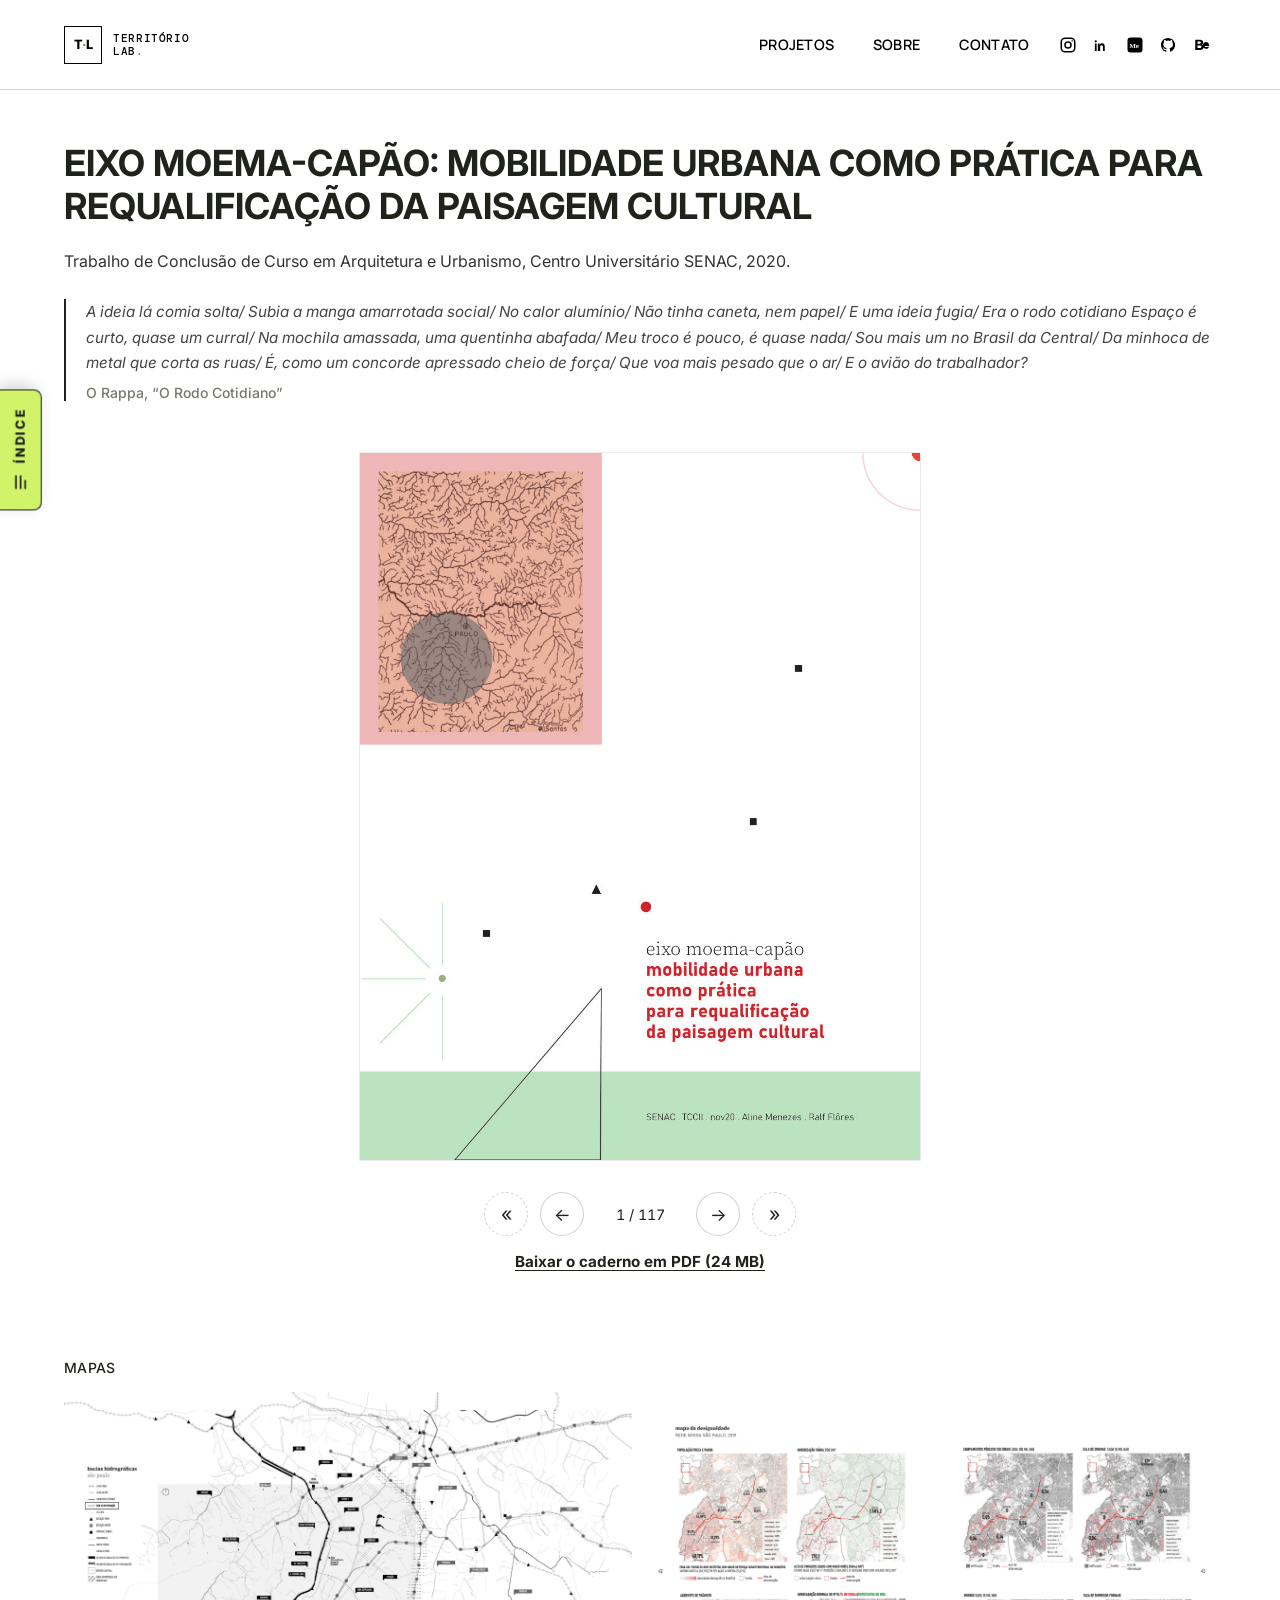
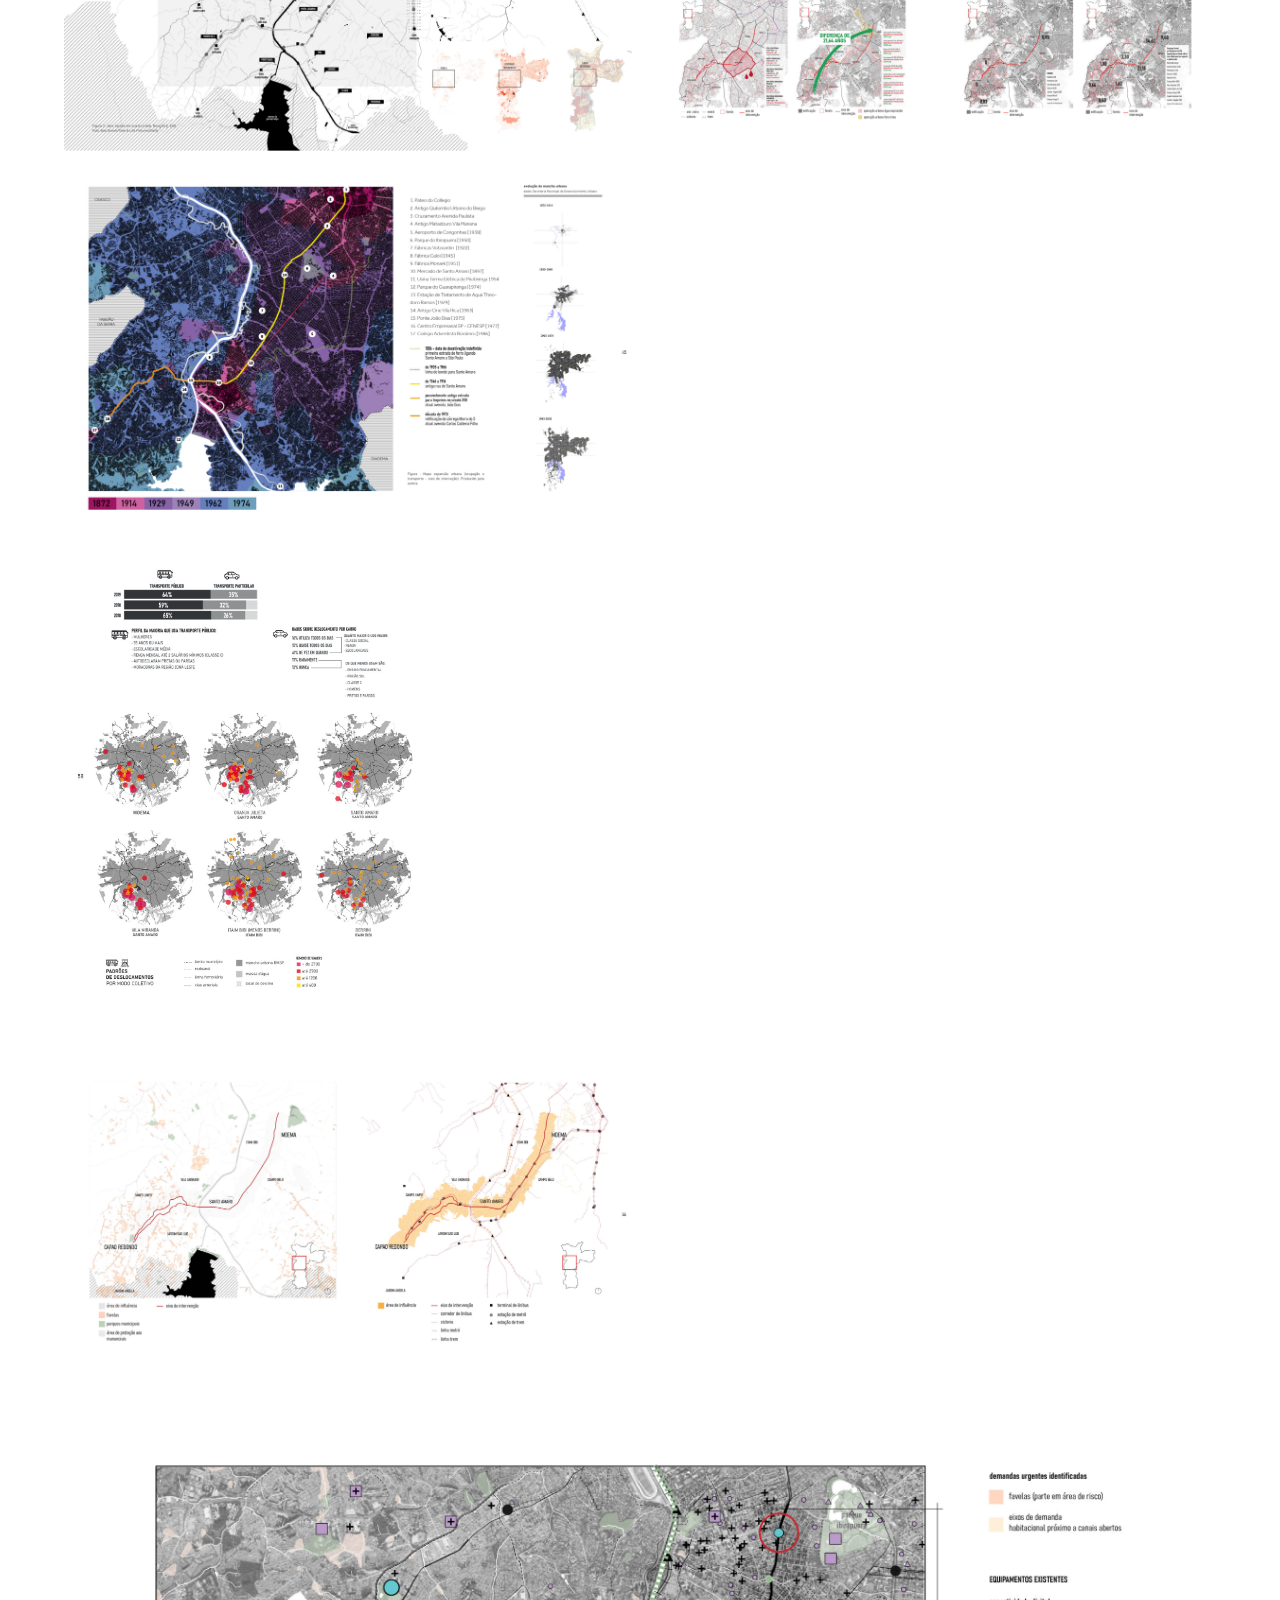
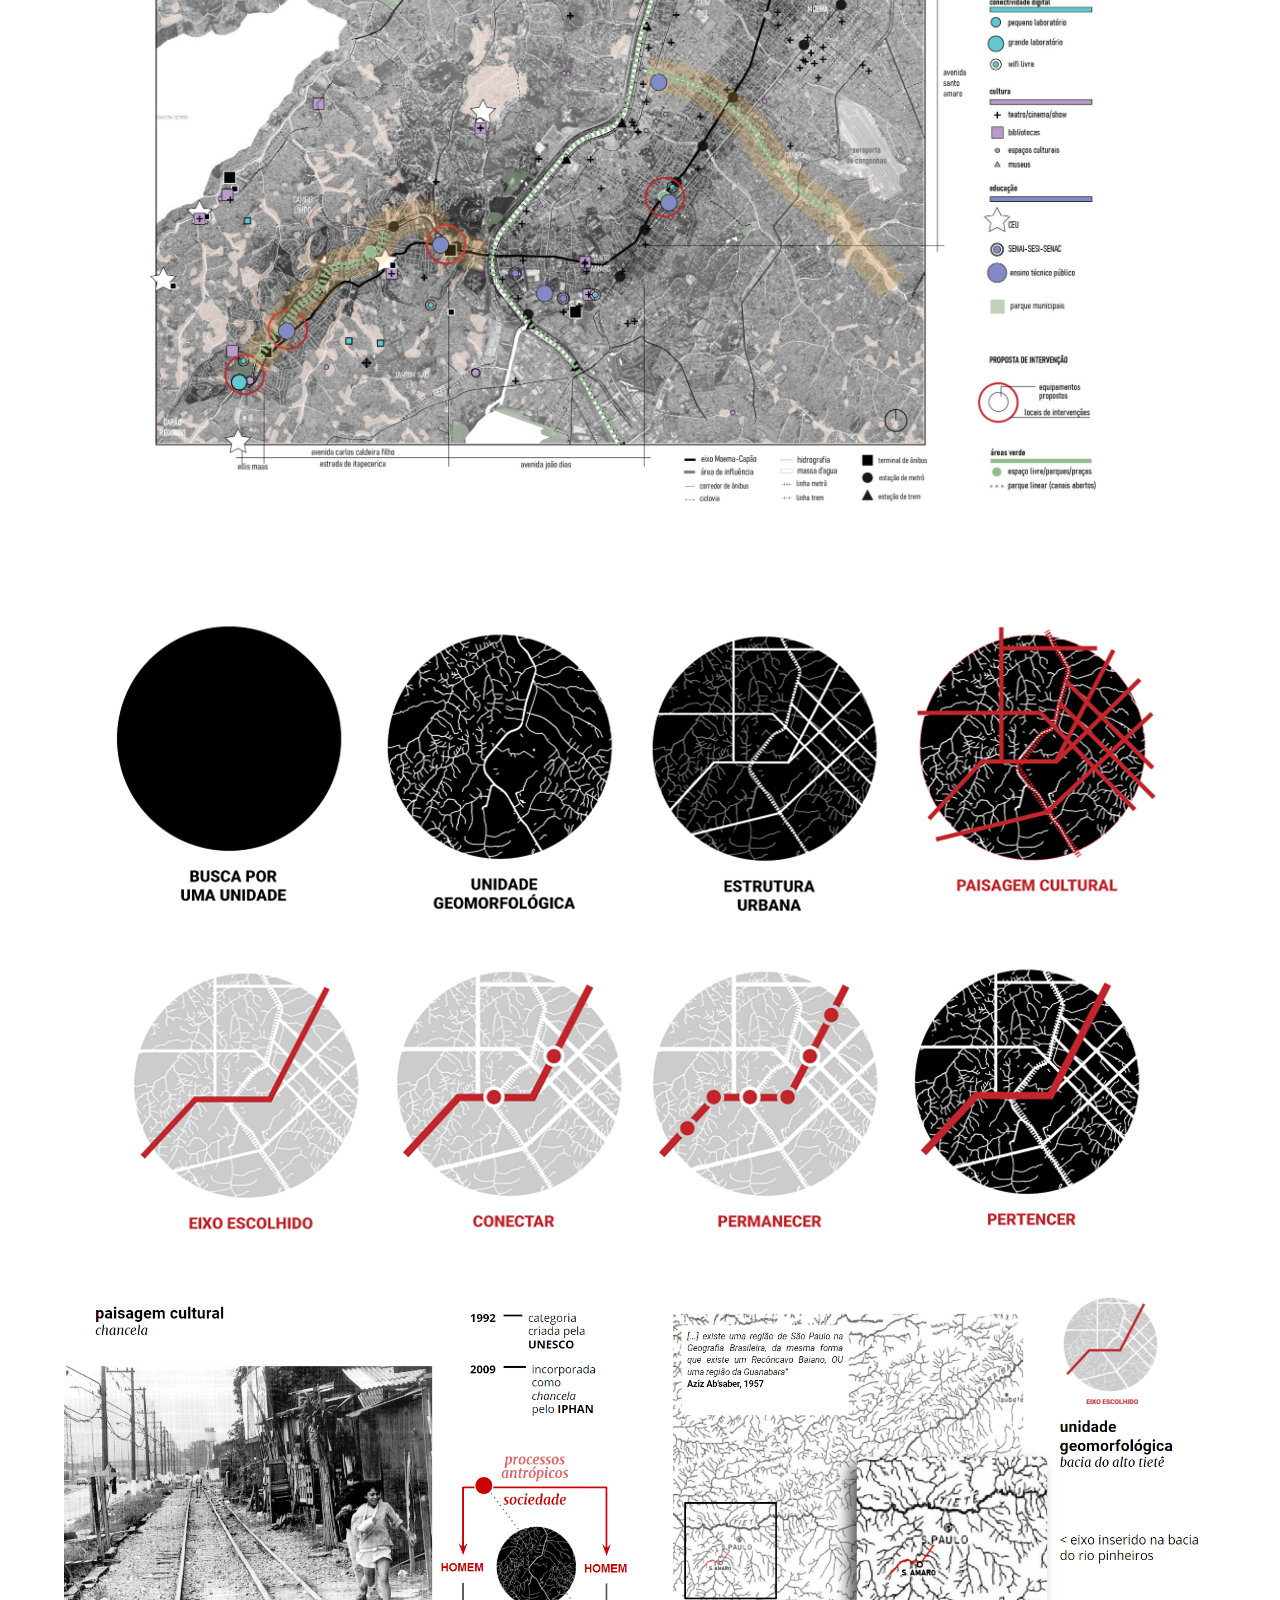
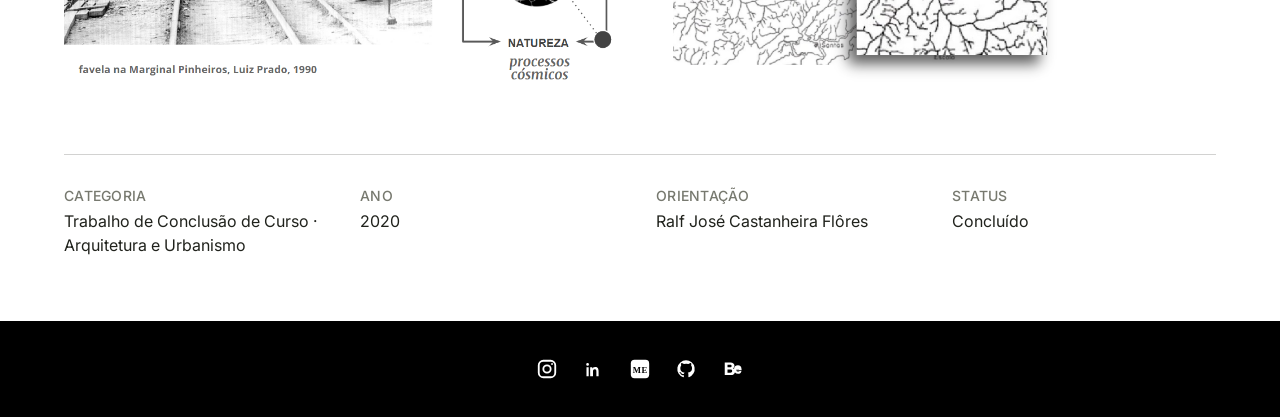
<file: projetos/dados-e-territorio.html>
<!doctype html>
<html lang="pt-BR">
<head>
  <meta charset="utf-8">
  <meta name="viewport" content="width=device-width, initial-scale=1">
  <meta name="description" content="TCC em Arquitetura e Urbanismo: mobilidade urbana como prática para requalificação da paisagem cultural no eixo Moema-Capão, São Paulo.">
  <meta name="theme-color" content="#171914">
  <title>Eixo Moema-Capão | Território Lab</title>
  <link rel="stylesheet" href="../style.css">
  <script src="../script.js" defer></script>
  <script src="../vendor/page-flip/page-flip.browser.js" defer></script>
  <script src="../flipbook.js" defer></script>
</head>
<body class="project-page">
  <a class="skip-link" href="#conteudo">Pular para o conteúdo</a>
  <header class="site-header">
    <a class="brand" href="../index.html#inicio" aria-label="Território Lab — início"><span class="brand-mark" aria-hidden="true">T<span>·</span>L</span><span class="brand-name">TERRITÓRIO<br>LAB<span class="brand-period">.</span></span></a>
    <button class="menu-toggle" type="button" aria-expanded="false" aria-controls="site-nav"><span class="menu-toggle-lines" aria-hidden="true"></span><span class="sr-only">abrir menu</span></button>
    <nav class="site-nav" id="site-nav" aria-label="Navegação principal"><a href="../index.html#projetos">projetos</a><a href="../index.html#sobre">sobre</a><a href="../index.html#contato">contato</a></nav>
    <nav class="social-links header-social" aria-label="Redes sociais">
      <a href="https://www.instagram.com/territoriolab.io/" target="_blank" rel="noopener noreferrer" aria-label="Instagram">
        <svg viewBox="0 0 24 24" aria-hidden="true"><rect x="3" y="3" width="18" height="18" rx="5" fill="none" stroke="currentColor" stroke-width="2"/><circle cx="12" cy="12" r="4" fill="none" stroke="currentColor" stroke-width="2"/><circle cx="17.5" cy="6.5" r="1" fill="currentColor"/></svg>
      </a>
      <a href="https://www.linkedin.com/in/alineyuritm/" target="_blank" rel="noopener noreferrer" aria-label="LinkedIn">
        <svg viewBox="0 0 24 24" aria-hidden="true"><path d="M5 8.5A1.5 1.5 0 1 0 5 5.5a1.5 1.5 0 0 0 0 3ZM3.8 10h2.4v10H3.8V10Zm4 0h2.3v1.4h.1c.3-.6 1.2-1.7 3-1.7 3.2 0 3.8 2.1 3.8 4.8V20h-2.4v-4.9c0-1.2 0-2.8-1.7-2.8s-2 1.3-2 2.7V20H7.8V10Z" fill="currentColor"/></svg>
      </a>
      <a href="https://alineyuritm.medium.com/" target="_blank" rel="noopener noreferrer" aria-label="Medium">
        <svg viewBox="0 0 24 24" aria-hidden="true"><mask id="medium-cutout-header"><rect width="24" height="24" fill="#fff"/><text x="4.2" y="16.2" fill="#000" font-family="Georgia, serif" font-size="9.5" font-weight="700">Me</text></mask><rect x="2" y="2" width="20" height="20" rx="4" fill="currentColor" mask="url(#medium-cutout-header)"/></svg>
      </a>
      <a href="https://github.com/territorio-lab" target="_blank" rel="noopener noreferrer" aria-label="GitHub">
        <svg viewBox="0 0 24 24" aria-hidden="true"><path d="M12 2.5a9.5 9.5 0 0 0-3 18.5c.5.1.7-.2.7-.5v-1.8c-2.8.6-3.4-1.2-3.4-1.2-.5-1.2-1.1-1.5-1.1-1.5-.9-.6.1-.6.1-.6 1 0 1.5 1 1.5 1 .9 1.5 2.4 1.1 3 .8.1-.7.4-1.1.7-1.3-2.3-.3-4.7-1.1-4.7-5a3.9 3.9 0 0 1 1-2.7c-.1-.3-.4-1.3.1-2.7 0 0 .8-.3 2.8 1a9.5 9.5 0 0 1 5 0c1.9-1.3 2.8-1 2.8-1 .5 1.4.2 2.4.1 2.7a3.9 3.9 0 0 1 1 2.7c0 3.9-2.4 4.7-4.7 5 .4.3.7.9.7 1.8v2.7c0 .3.2.6.7.5A9.5 9.5 0 0 0 12 2.5Z" fill="currentColor"/></svg>
      </a>
      <a href="https://www.behance.net/alineyuri" target="_blank" rel="noopener noreferrer" aria-label="Behance">
        <svg viewBox="0 0 24 24" aria-hidden="true"><path d="M3 5h6.2c2.8 0 4.4 1.4 4.4 3.5 0 1.3-.7 2.3-1.8 2.8 1.5.5 2.4 1.6 2.4 3.3 0 2.4-1.8 4-4.9 4H3V5Zm3 2.4v2.8h2.7c1.2 0 1.8-.5 1.8-1.4s-.6-1.4-1.8-1.4H6Zm0 5.1v3.5h3c1.4 0 2.1-.6 2.1-1.8s-.7-1.7-2.1-1.7H6Zm9.2 2.1h5.8c-.2 1.6-1.5 2.5-3.5 2.5-2.7 0-4.5-1.7-4.5-4.3s1.8-4.3 4.4-4.3c2.5 0 4 1.7 4 4.4v.5h-5.8c.1 1 .6 1.5 1.9 1.5.8 0 1.3-.2 1.6-.7h2.2c-.4 1.5-1.8 2.4-3.9 2.4-2.7 0-4.3-1.6-4.3-4.3 0-2.6 1.7-4.3 4.3-4.3 2.4 0 3.9 1.5 3.9 4.1v.4h-5.8c0 .1 0 .2.1.3h.1Zm0-1.8h3.4c-.1-.8-.6-1.2-1.6-1.2-1 0-1.6.4-1.8 1.2Z" fill="currentColor"/></svg>
      </a>
    </nav>
  </header>
  <main id="conteudo" class="section-shell detail-hero">
    <div class="project-intro">
      <h1>Eixo Moema-Capão: mobilidade urbana como prática para requalificação da paisagem cultural</h1>
      <p>Trabalho de Conclusão de Curso em Arquitetura e Urbanismo, Centro Universitário SENAC, 2020.</p>
      <blockquote class="project-epigraph">
        <p>A ideia lá comia solta/ Subia a manga amarrotada social/ No calor alumínio/ Não tinha caneta, nem papel/ E uma ideia fugia/ Era o rodo cotidiano Espaço é curto, quase um curral/ Na mochila amassada, uma quentinha abafada/ Meu troco é pouco, é quase nada/ Sou mais um no Brasil da Central/ Da minhoca de metal que corta as ruas/ É, como um concorde apressado cheio de força/ Que voa mais pesado que o ar/ E o avião do trabalhador?</p>
        <cite>O Rappa, “O Rodo Cotidiano”</cite>
      </blockquote>
    </div>
    <section class="tcc-book" aria-label="Caderno do TCC">
      <div class="tcc-index" data-flip-index>
        <button class="tcc-index-tab" type="button" aria-expanded="false" aria-controls="tcc-index-panel"><svg viewBox="0 0 24 24" aria-hidden="true"><path d="M4 6h16M4 12h16M4 18h10" fill="none" stroke="currentColor" stroke-width="2.2" stroke-linecap="round"/></svg><span>Índice</span></button>
        <nav class="tcc-index-panel" id="tcc-index-panel" aria-label="Índice do caderno">
          <div class="tcc-index-top">
            <h2 class="tcc-index-title">Índice do caderno</h2>
            <button class="tcc-index-close" type="button" aria-label="Fechar índice">×</button>
          </div>
          <div class="tcc-index-body">
            <h3 class="tcc-index-heading">Capítulos</h3>
            <ol class="tcc-index-list">
              <li><button type="button" data-flip-to="p001.jpg"><span>capa</span> <span class="tcc-index-page" data-flip-page></span></button></li>
              <li><button type="button" data-flip-to="p009.jpg"><span>considerações iniciais</span> <span class="tcc-index-page" data-flip-page></span></button></li>
              <li class="tcc-index-group">
                <div class="tcc-index-row">
                  <button type="button" data-flip-to="p010.jpg"><span>introdução</span> <span class="tcc-index-page" data-flip-page></span></button>
                  <button class="tcc-index-expand" type="button" aria-expanded="false" aria-controls="tcc-index-sub-2" aria-label="Mostrar seções de introdução"></button>
                </div>
                <div class="tcc-index-sub" id="tcc-index-sub-2">
                  <ol class="tcc-index-list">
                    <li><button type="button" data-flip-to="p013.jpg"><span>o território e o cotidiano na cidade do trabalho</span> <span class="tcc-index-page" data-flip-page></span></button></li>
                    <li><button type="button" data-flip-to="p017.jpg"><span>a cidade como prática</span> <span class="tcc-index-page" data-flip-page></span></button></li>
                    <li><button type="button" data-flip-to="p021.jpg"><span>dimensionamento do problema</span> <span class="tcc-index-page" data-flip-page></span></button></li>
                    <li><button type="button" data-flip-to="p022.jpg"><span>a mobilidade urbana em São Paulo</span> <span class="tcc-index-page" data-flip-page></span></button></li>
                    <li><button type="button" data-flip-to="p027.jpg"><span>dinâmicas globais e a construção da metrópole em um país periférico</span> <span class="tcc-index-page" data-flip-page></span></button></li>
                    <li><button type="button" data-flip-to="p033.jpg"><span>de várzea à cidade</span> <span class="tcc-index-page" data-flip-page></span></button></li>
                    <li><button type="button" data-flip-to="p039.jpg"><span>segregação urbana e o quadrante sudoeste</span> <span class="tcc-index-page" data-flip-page></span></button></li>
                  </ol>
                </div>
              </li>
              <li class="tcc-index-group">
                <div class="tcc-index-row">
                  <button type="button" data-flip-to="p042.jpg"><span>eixo Moema-Capão</span> <span class="tcc-index-page" data-flip-page></span></button>
                  <button class="tcc-index-expand" type="button" aria-expanded="false" aria-controls="tcc-index-sub-3" aria-label="Mostrar seções de eixo Moema-Capão"></button>
                </div>
                <div class="tcc-index-sub" id="tcc-index-sub-3">
                  <ol class="tcc-index-list">
                    <li><button type="button" data-flip-to="p047.jpg"><span>(re)construindo o percurso</span> <span class="tcc-index-page" data-flip-page></span></button></li>
                    <li><button type="button" data-flip-to="p048.jpg"><span>histórico da ocupação</span> <span class="tcc-index-page" data-flip-page></span></button></li>
                    <li><button type="button" data-flip-to="p057.jpg"><span>dinâmicas atuais</span> <span class="tcc-index-page" data-flip-page></span></button></li>
                    <li><button type="button" data-flip-to="p061.jpg"><span>paradigmas enfrentados</span> <span class="tcc-index-page" data-flip-page></span></button></li>
                    <li><button type="button" data-flip-to="p063.jpg"><span>parâmetros adotados</span> <span class="tcc-index-page" data-flip-page></span></button></li>
                    <li><button type="button" data-flip-to="p070.jpg"><span>referências projetuais</span> <span class="tcc-index-page" data-flip-page></span></button></li>
                    <li><button type="button" data-flip-to="p072-esq.jpg"><span>projetos previstos</span> <span class="tcc-index-page" data-flip-page></span></button></li>
                  </ol>
                </div>
              </li>
              <li class="tcc-index-group">
                <div class="tcc-index-row">
                  <button type="button" data-flip-to="p074.jpg"><span>estratégias de intervenção</span> <span class="tcc-index-page" data-flip-page></span></button>
                  <button class="tcc-index-expand" type="button" aria-expanded="false" aria-controls="tcc-index-sub-4" aria-label="Mostrar seções de estratégias de intervenção"></button>
                </div>
                <div class="tcc-index-sub" id="tcc-index-sub-4">
                  <ol class="tcc-index-list">
                    <li><button type="button" data-flip-to="p080.jpg"><span>projeto: roteiro temático</span> <span class="tcc-index-page" data-flip-page></span></button></li>
                  </ol>
                </div>
              </li>
              <li><button type="button" data-flip-to="p096.jpg"><span>referências bibliográficas</span> <span class="tcc-index-page" data-flip-page></span></button></li>
            </ol>
            <h3 class="tcc-index-heading">Mapas</h3>
            <ol class="tcc-index-list" data-flip-maps>
              <li><button type="button" data-flip-to="p036.jpg" data-flip-end="p037.jpg"><span>bacias hidrográficas</span> <span class="tcc-index-page" data-flip-page></span></button></li>
              <li><button type="button" data-flip-to="p040.jpg" data-flip-end="p041.jpg"><span>mapa da desigualdade</span> <span class="tcc-index-page" data-flip-page></span></button></li>
              <li><button type="button" data-flip-to="p043-esq.jpg" data-flip-end="p043-dir.jpg"><span>evolução da mancha urbana</span> <span class="tcc-index-page" data-flip-page></span></button></li>
              <li><button type="button" data-flip-to="p046-esq.jpg" data-flip-end="p046-dir.jpg"><span>o eixo Moema-Capão</span> <span class="tcc-index-page" data-flip-page></span></button></li>
              <li><button type="button" data-flip-to="p056.jpg"><span>padrões de deslocamento</span> <span class="tcc-index-page" data-flip-page></span></button></li>
              <li><button type="button" data-flip-to="p060.jpg"><span>eixo de intervenção e área de influência</span> <span class="tcc-index-page" data-flip-page></span></button></li>
              <li><button type="button" data-flip-to="p062.jpg"><span>centralidades</span> <span class="tcc-index-page" data-flip-page></span></button></li>
              <li><button type="button" data-flip-to="p064-esq.jpg" data-flip-end="p064-dir.jpg"><span>favelas e área de influência</span> <span class="tcc-index-page" data-flip-page></span></button></li>
              <li><button type="button" data-flip-to="p069-esq.jpg" data-flip-end="p069-dir.jpg"><span>perfil do percurso</span> <span class="tcc-index-page" data-flip-page></span></button></li>
              <li><button type="button" data-flip-to="p094-esq.jpg" data-flip-end="p094-dir.jpg"><span>demandas e proposta de intervenção</span> <span class="tcc-index-page" data-flip-page></span></button></li>
            </ol>
          </div>
        </nav>
      </div>
      <div class="tcc-book-main">
        <div class="tcc-book-stage" data-flip-stage tabindex="0" aria-describedby="tcc-book-help">
          <div id="flipbook" class="flipbook" data-base="../imagens/tcc/"></div>
        </div>
        <div class="tcc-book-controls">
          <button class="tcc-book-button tcc-book-jump" type="button" data-flip="-10" aria-label="Voltar 10 páginas" title="Voltar 10 páginas">«</button>
          <button class="tcc-book-button" type="button" data-flip="prev" aria-label="Página anterior">←</button>
          <span class="tcc-book-status" data-flip-status aria-live="polite">1 / 117</span>
          <button class="tcc-book-button" type="button" data-flip="next" aria-label="Próxima página">→</button>
          <button class="tcc-book-button tcc-book-jump" type="button" data-flip="10" aria-label="Avançar 10 páginas" title="Avançar 10 páginas">»</button>
        </div>
        <p class="tcc-book-download"><a href="../documentos/tcc-eixo-moema-capao.pdf" download>Baixar o caderno em PDF (24 MB)</a></p>
      </div>
      <p id="tcc-book-help" class="sr-only">Clique ou arraste as páginas, use os botões ou as setas do teclado para folhear o caderno (com Shift, as setas avançam e voltam 10 páginas). Para leitura com leitor de tela, baixe o PDF.</p>
      <script type="application/json" id="flipbook-pages">["p001.jpg", null, "p003.jpg", "p008.jpg", "p009.jpg", "p010.jpg", "p011.jpg", "p012.jpg", "p013.jpg", "p014.jpg", "p015.jpg", "p016.jpg", "p017.jpg", "p018.jpg", "p019.jpg", "p020.jpg", "p021.jpg", "p022.jpg", "p023.jpg", "p024.jpg", "p025.jpg", "p026.jpg", "p027.jpg", "p028.jpg", "p029.jpg", "p030.jpg", "p031.jpg", "p032.jpg", "p033.jpg", "p034.jpg", "p035.jpg", "p036.jpg", "p037.jpg", "p038.jpg", "p039.jpg", "p040.jpg", "p041.jpg", "p042.jpg", null, "p043-esq.jpg", "p043-dir.jpg", "p044.jpg", "p045.jpg", "p046-esq.jpg", "p046-dir.jpg", null, "p047.jpg", "p048.jpg", "p049.jpg", "p050.jpg", "p051.jpg", "p052.jpg", "p053.jpg", "p054.jpg", "p055.jpg", "p056.jpg", "p057.jpg", "p058.jpg", "p059.jpg", "p060.jpg", "p061.jpg", "p062.jpg", "p063.jpg", "p064-esq.jpg", "p064-dir.jpg", null, "p065.jpg", "p066.jpg", "p067.jpg", "p068.jpg", null, "p069-esq.jpg", "p069-dir.jpg", "p070.jpg", "p071.jpg", "p072-esq.jpg", "p072-dir.jpg", null, "p073.jpg", "p074.jpg", "p075.jpg", "p076-esq.jpg", "p076-dir.jpg", "p077-esq.jpg", "p077-dir.jpg", "p078.jpg", "p079.jpg", "p080.jpg", "p081.jpg", "p082.jpg", null, "p083-esq.jpg", "p083-dir.jpg", "p084.jpg", null, "p085-esq.jpg", "p085-dir.jpg", "p086.jpg", null, "p087-esq.jpg", "p087-dir.jpg", "p088.jpg", null, "p089-esq.jpg", "p089-dir.jpg", "p090.jpg", "p091.jpg", "p092.jpg", null, "p093-esq.jpg", "p093-dir.jpg", "p094-esq.jpg", "p094-dir.jpg", null, "p095.jpg", "p096.jpg", "p097.jpg"]</script>
    </section>
    <section class="tcc-maps" aria-labelledby="tcc-maps-title">
      <h2 class="tcc-maps-title" id="tcc-maps-title">Mapas</h2>
      <div class="detail-gallery tcc-maps-gallery">
      <div class="gallery-row">
        <figure class="gallery-image gallery-ratio-158 lightbox-trigger" role="button" tabindex="0" data-lightbox-src="../imagens/tcc-mapas/01-bacias-hidrograficas.jpg" data-lightbox-alt="Mapa: Bacias hidrográficas de São Paulo" aria-label="Ampliar mapa bacias hidrográficas de São Paulo"><img src="../imagens/tcc-mapas/01-bacias-hidrograficas.jpg" alt="Mapa: Bacias hidrográficas de São Paulo" width="2400" height="1515" loading="lazy" decoding="async"></figure>
        <figure class="gallery-image gallery-ratio-158 lightbox-trigger" role="button" tabindex="0" data-lightbox-src="../imagens/tcc-mapas/02-mapa-da-desigualdade.jpg" data-lightbox-alt="Mapa: Mapa da desigualdade" aria-label="Ampliar mapa mapa da desigualdade"><img src="../imagens/tcc-mapas/02-mapa-da-desigualdade.jpg" alt="Mapa: Mapa da desigualdade" width="2400" height="1515" loading="lazy" decoding="async"></figure>
      </div>
      <div class="gallery-row">
        <figure class="gallery-image gallery-ratio-158 lightbox-trigger" role="button" tabindex="0" data-lightbox-src="../imagens/tcc-mapas/03-evolucao-da-mancha-urbana.jpg" data-lightbox-alt="Mapa: Evolução da mancha urbana" aria-label="Ampliar mapa evolução da mancha urbana"><img src="../imagens/tcc-mapas/03-evolucao-da-mancha-urbana.jpg" alt="Mapa: Evolução da mancha urbana" width="2400" height="1515" loading="lazy" decoding="async"></figure>
        <figure class="gallery-image gallery-ratio-158 lightbox-trigger" role="button" tabindex="0" data-lightbox-src="../imagens/tcc-mapas/04-eixo-moema-capao.jpg" data-lightbox-alt="Mapa: O eixo Moema-Capão" aria-label="Ampliar mapa o eixo Moema-Capão"><img src="../imagens/tcc-mapas/04-eixo-moema-capao.jpg" alt="Mapa: O eixo Moema-Capão" width="2400" height="1515" loading="lazy" decoding="async"></figure>
      </div>
      <div class="gallery-row">
        <figure class="gallery-image gallery-ratio-079 lightbox-trigger" role="button" tabindex="0" data-lightbox-src="../imagens/tcc-mapas/05-padroes-de-deslocamento.jpg" data-lightbox-alt="Mapa: Padrões de deslocamento por modo coletivo" aria-label="Ampliar mapa padrões de deslocamento por modo coletivo"><img src="../imagens/tcc-mapas/05-padroes-de-deslocamento.jpg" alt="Mapa: Padrões de deslocamento por modo coletivo" width="1200" height="1515" loading="lazy" decoding="async"></figure>
        <figure class="gallery-image gallery-ratio-079 lightbox-trigger" role="button" tabindex="0" data-lightbox-src="../imagens/tcc-mapas/06-eixo-de-intervencao.jpg" data-lightbox-alt="Mapa: Eixo de intervenção e área de influência" aria-label="Ampliar mapa eixo de intervenção e área de influência"><img src="../imagens/tcc-mapas/06-eixo-de-intervencao.jpg" alt="Mapa: Eixo de intervenção e área de influência" width="1200" height="1515" loading="lazy" decoding="async"></figure>
        <figure class="gallery-image gallery-ratio-079 lightbox-trigger" role="button" tabindex="0" data-lightbox-src="../imagens/tcc-mapas/07-centralidades.jpg" data-lightbox-alt="Mapa: Centralidades" aria-label="Ampliar mapa centralidades"><img src="../imagens/tcc-mapas/07-centralidades.jpg" alt="Mapa: Centralidades" width="1200" height="1515" loading="lazy" decoding="async"></figure>
      </div>
      <div class="gallery-row">
        <figure class="gallery-image gallery-ratio-158 lightbox-trigger" role="button" tabindex="0" data-lightbox-src="../imagens/tcc-mapas/08-favelas-e-area-de-influencia.jpg" data-lightbox-alt="Mapa: Favelas e área de influência" aria-label="Ampliar mapa favelas e área de influência"><img src="../imagens/tcc-mapas/08-favelas-e-area-de-influencia.jpg" alt="Mapa: Favelas e área de influência" width="2400" height="1515" loading="lazy" decoding="async"></figure>
        <figure class="gallery-image gallery-ratio-158 lightbox-trigger" role="button" tabindex="0" data-lightbox-src="../imagens/tcc-mapas/09-perfil-do-percurso.jpg" data-lightbox-alt="Mapa: Perfil do percurso" aria-label="Ampliar mapa perfil do percurso"><img src="../imagens/tcc-mapas/09-perfil-do-percurso.jpg" alt="Mapa: Perfil do percurso" width="2400" height="1515" loading="lazy" decoding="async"></figure>
      </div>
      <div class="gallery-row">
        <figure class="gallery-image gallery-ratio-158 lightbox-trigger" role="button" tabindex="0" data-lightbox-src="../imagens/tcc-mapas/10-demandas-e-proposta.jpg" data-lightbox-alt="Mapa: Demandas e proposta de intervenção" aria-label="Ampliar mapa demandas e proposta de intervenção"><img src="../imagens/tcc-mapas/10-demandas-e-proposta.jpg" alt="Mapa: Demandas e proposta de intervenção" width="2400" height="1515" loading="lazy" decoding="async"></figure>
      </div>
      </div>
    </section>
    <div class="detail-gallery gallery-natural">
      <figure class="gallery-image lightbox-trigger" role="button" tabindex="0" data-lightbox-src="../imagens/eixo-moema-capao-diagrama-paisagem.png" data-lightbox-alt="Diagrama: busca por uma unidade, unidade geomorfológica, estrutura urbana e paisagem cultural" aria-label="Ampliar diagrama da paisagem cultural"><img src="../imagens/eixo-moema-capao-diagrama-paisagem.png" alt="Diagrama: busca por uma unidade, unidade geomorfológica, estrutura urbana e paisagem cultural"></figure>
      <figure class="gallery-image lightbox-trigger" role="button" tabindex="0" data-lightbox-src="../imagens/eixo-moema-capao-diagrama-eixo.png" data-lightbox-alt="Diagrama do eixo: eixo escolhido, conectar, permanecer e pertencer" aria-label="Ampliar diagrama do eixo"><img src="../imagens/eixo-moema-capao-diagrama-eixo.png" alt="Diagrama do eixo: eixo escolhido, conectar, permanecer e pertencer"></figure>
      <div class="gallery-row">
        <figure class="gallery-image gallery-ratio-136 lightbox-trigger" role="button" tabindex="0" data-lightbox-src="../imagens/eixo-moema-capao-paisagem-cultural.png" data-lightbox-alt="Paisagem cultural como chancela: favela na Marginal Pinheiros (Luiz Prado, 1990) e diagrama entre processos antrópicos e cósmicos" aria-label="Ampliar prancha Paisagem cultural"><img src="../imagens/eixo-moema-capao-paisagem-cultural.png" alt="Paisagem cultural como chancela: favela na Marginal Pinheiros (Luiz Prado, 1990) e diagrama entre processos antrópicos e cósmicos"></figure>
        <figure class="gallery-image gallery-ratio-134 lightbox-trigger" role="button" tabindex="0" data-lightbox-src="../imagens/eixo-moema-capao-unidade-geomorfologica.png" data-lightbox-alt="Unidade geomorfológica: bacia do Alto Tietê, com o eixo inserido na bacia do rio Pinheiros" aria-label="Ampliar prancha Unidade geomorfológica"><img src="../imagens/eixo-moema-capao-unidade-geomorfologica.png" alt="Unidade geomorfológica: bacia do Alto Tietê, com o eixo inserido na bacia do rio Pinheiros"></figure>
      </div>
    </div>
    <dl class="project-info">
      <div><dt>Categoria</dt><dd>Trabalho de Conclusão de Curso · Arquitetura e Urbanismo</dd></div>
      <div><dt>Ano</dt><dd>2020</dd></div>
      <div><dt>Orientação</dt><dd>Ralf José Castanheira Flôres</dd></div>
      <div><dt>Status</dt><dd>Concluído</dd></div>
    </dl>
  </main>
  <footer class="site-footer">
    <nav class="social-links footer-social" aria-label="Redes sociais">
      <a href="https://www.instagram.com/territoriolab.io/" target="_blank" rel="noopener noreferrer" aria-label="Instagram">
        <svg viewBox="0 0 24 24" aria-hidden="true"><rect x="3" y="3" width="18" height="18" rx="5" fill="none" stroke="currentColor" stroke-width="2"/><circle cx="12" cy="12" r="4" fill="none" stroke="currentColor" stroke-width="2"/><circle cx="17.5" cy="6.5" r="1" fill="currentColor"/></svg>
      </a>
      <a href="https://www.linkedin.com/in/alineyuritm/" target="_blank" rel="noopener noreferrer" aria-label="LinkedIn">
        <svg viewBox="0 0 24 24" aria-hidden="true"><path d="M5 8.5A1.5 1.5 0 1 0 5 5.5a1.5 1.5 0 0 0 0 3ZM3.8 10h2.4v10H3.8V10Zm4 0h2.3v1.4h.1c.3-.6 1.2-1.7 3-1.7 3.2 0 3.8 2.1 3.8 4.8V20h-2.4v-4.9c0-1.2 0-2.8-1.7-2.8s-2 1.3-2 2.7V20H7.8V10Z" fill="currentColor"/></svg>
      </a>
      <a href="https://alineyuritm.medium.com/" target="_blank" rel="noopener noreferrer" aria-label="Medium">
        <svg viewBox="0 0 24 24" aria-hidden="true"><mask id="medium-cutout-footer"><rect width="24" height="24" fill="#fff"/><text x="4.2" y="16.2" fill="#000" font-family="Georgia, serif" font-size="9.5" font-weight="700">Me</text></mask><rect x="2" y="2" width="20" height="20" rx="4" fill="currentColor" mask="url(#medium-cutout-footer)"/></svg>
      </a>
      <a href="https://github.com/territorio-lab" target="_blank" rel="noopener noreferrer" aria-label="GitHub">
        <svg viewBox="0 0 24 24" aria-hidden="true"><path d="M12 2.5a9.5 9.5 0 0 0-3 18.5c.5.1.7-.2.7-.5v-1.8c-2.8.6-3.4-1.2-3.4-1.2-.5-1.2-1.1-1.5-1.1-1.5-.9-.6.1-.6.1-.6 1 0 1.5 1 1.5 1 .9 1.5 2.4 1.1 3 .8.1-.7.4-1.1.7-1.3-2.3-.3-4.7-1.1-4.7-5a3.9 3.9 0 0 1 1-2.7c-.1-.3-.4-1.3.1-2.7 0 0 .8-.3 2.8 1a9.5 9.5 0 0 1 5 0c1.9-1.3 2.8-1 2.8-1 .5 1.4.2 2.4.1 2.7a3.9 3.9 0 0 1 1 2.7c0 3.9-2.4 4.7-4.7 5 .4.3.7.9.7 1.8v2.7c0 .3.2.6.7.5A9.5 9.5 0 0 0 12 2.5Z" fill="currentColor"/></svg>
      </a>
      <a href="https://www.behance.net/alineyuri" target="_blank" rel="noopener noreferrer" aria-label="Behance">
        <svg viewBox="0 0 24 24" aria-hidden="true"><path d="M3 5h6.2c2.8 0 4.4 1.4 4.4 3.5 0 1.3-.7 2.3-1.8 2.8 1.5.5 2.4 1.6 2.4 3.3 0 2.4-1.8 4-4.9 4H3V5Zm3 2.4v2.8h2.7c1.2 0 1.8-.5 1.8-1.4s-.6-1.4-1.8-1.4H6Zm0 5.1v3.5h3c1.4 0 2.1-.6 2.1-1.8s-.7-1.7-2.1-1.7H6Zm9.2 2.1h5.8c-.2 1.6-1.5 2.5-3.5 2.5-2.7 0-4.5-1.7-4.5-4.3s1.8-4.3 4.4-4.3c2.5 0 4 1.7 4 4.4v.5h-5.8c.1 1 .6 1.5 1.9 1.5.8 0 1.3-.2 1.6-.7h2.2c-.4 1.5-1.8 2.4-3.9 2.4-2.7 0-4.3-1.6-4.3-4.3 0-2.6 1.7-4.3 4.3-4.3 2.4 0 3.9 1.5 3.9 4.1v.4h-5.8c0 .1 0 .2.1.3h.1Zm0-1.8h3.4c-.1-.8-.6-1.2-1.6-1.2-1 0-1.6.4-1.8 1.2Z" fill="currentColor"/></svg>
      </a>
    </nav>
  </footer>
</body>
</html>
</file>
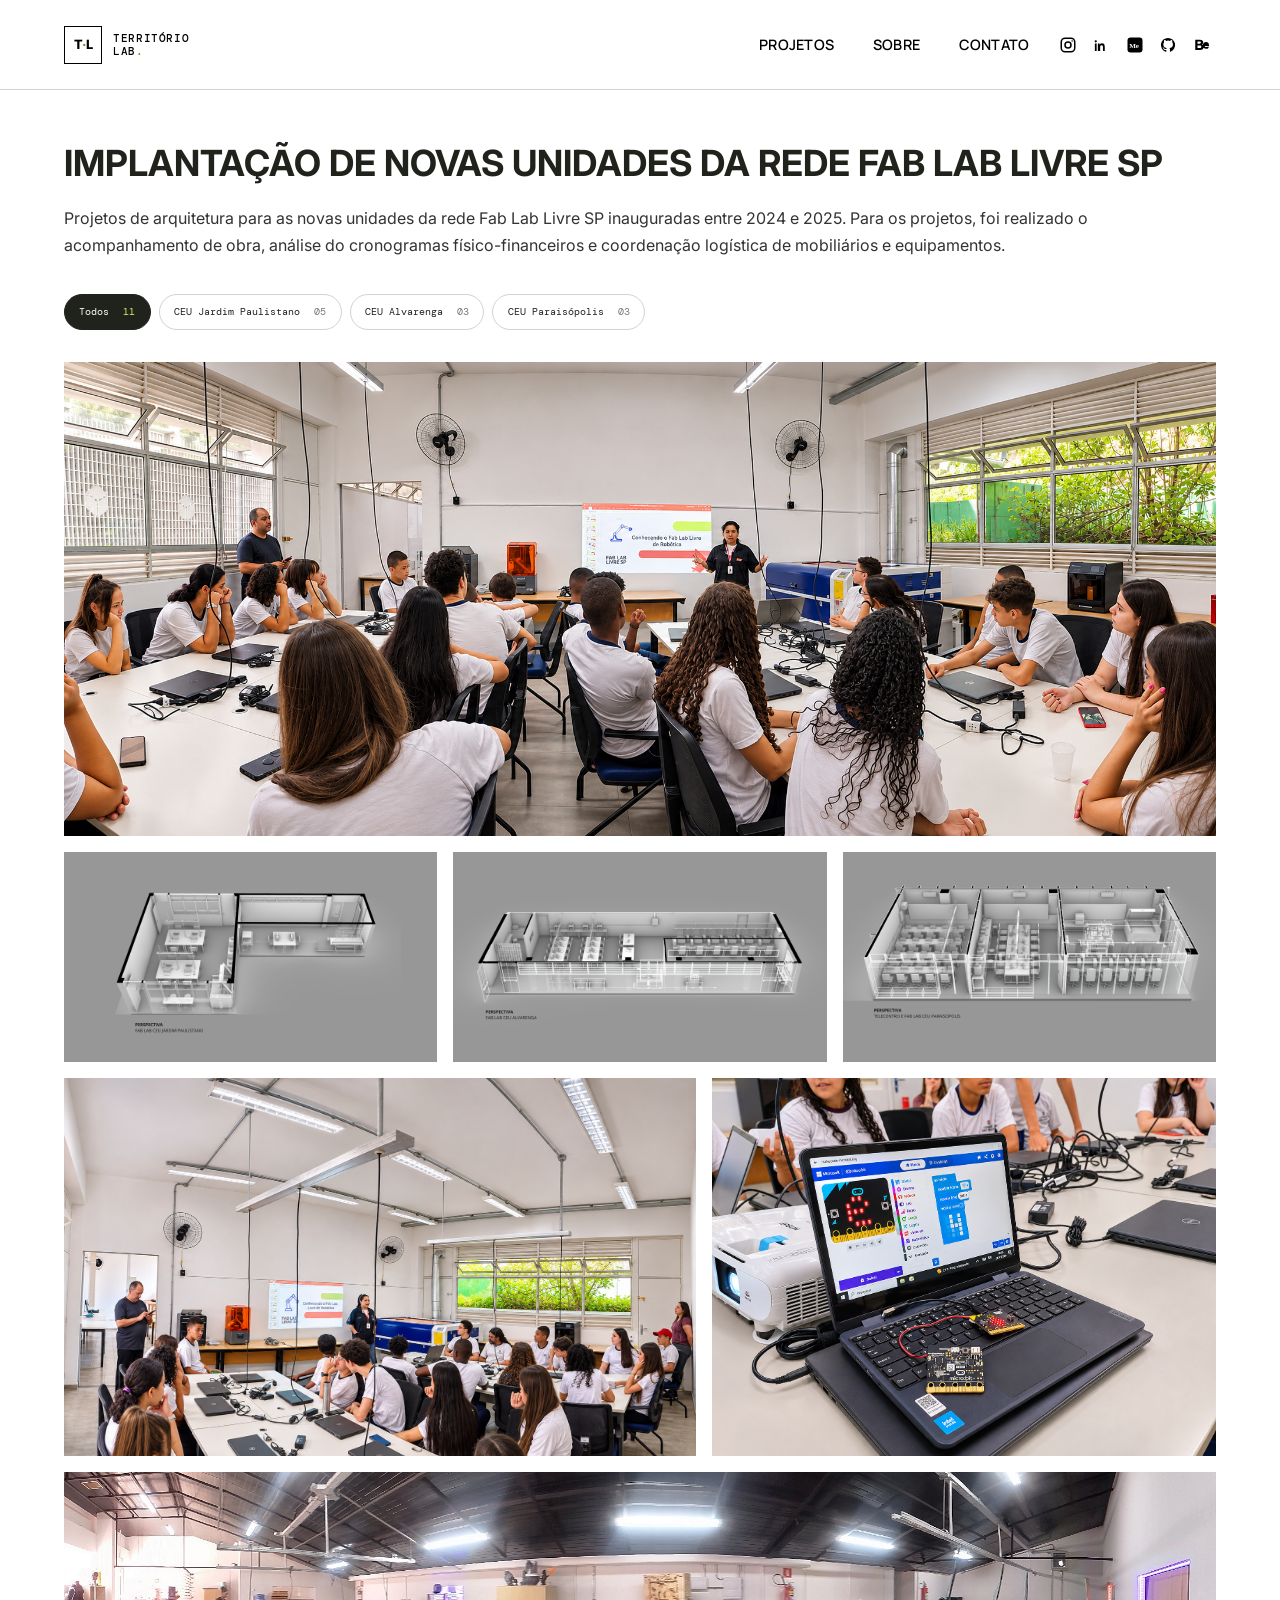
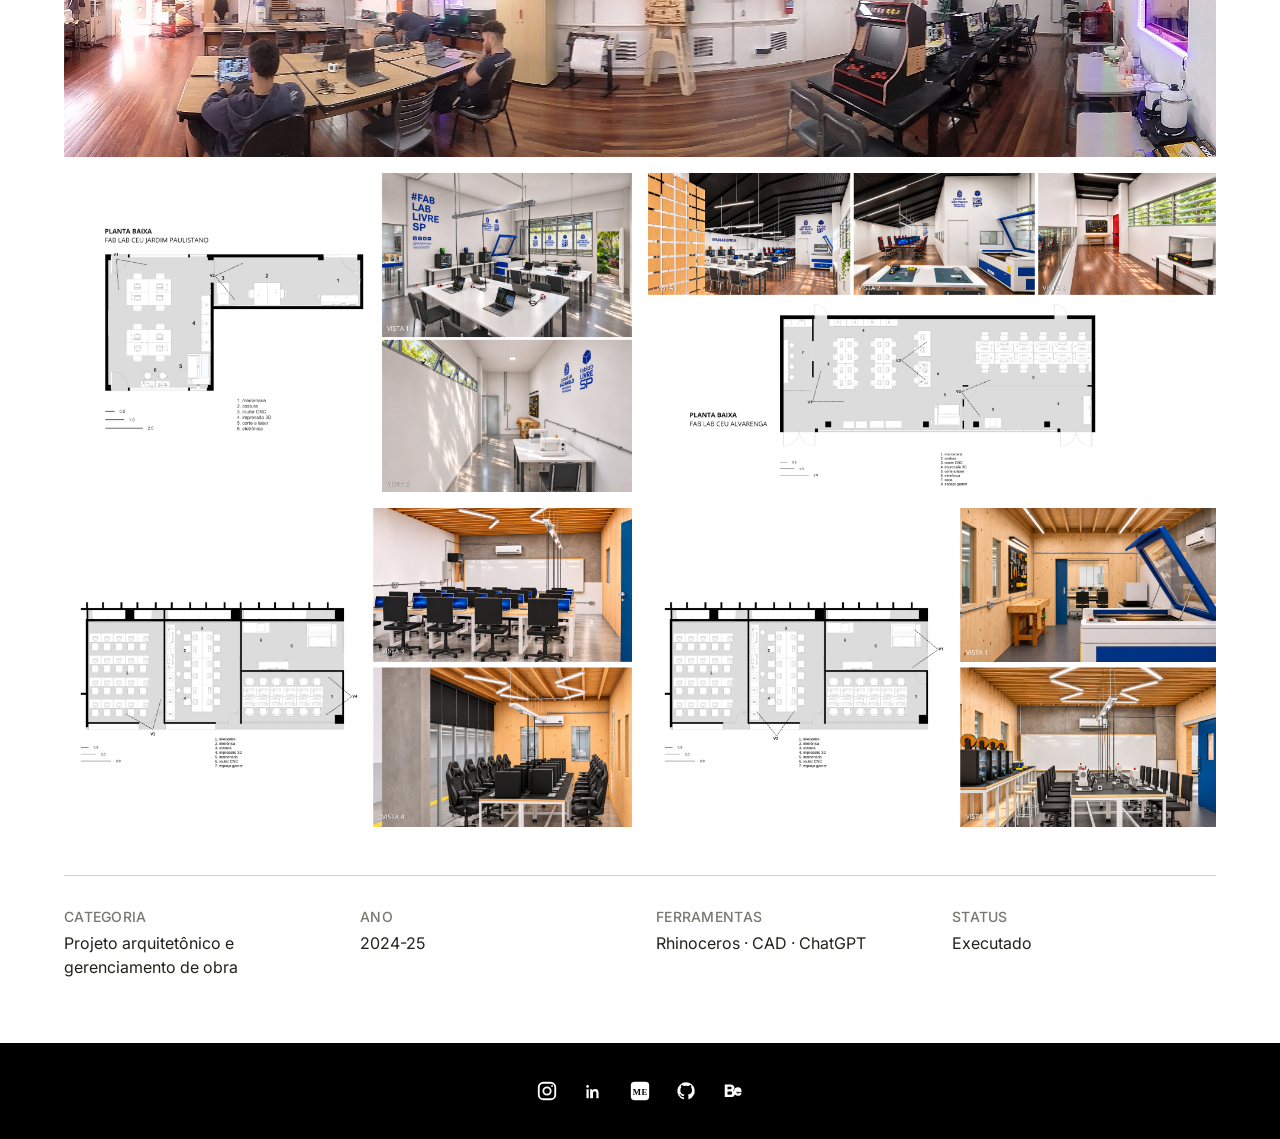
<file: projetos/espacos-publicos.html>
<!doctype html>
<html lang="pt-BR">
<head>
  <meta charset="utf-8">
  <meta name="viewport" content="width=device-width, initial-scale=1">
  <meta name="description" content="Estudo de juntas, tolerâncias e montagem para peças produzidas em CNC.">
  <meta name="theme-color" content="#171914">
  <title>Espaços Públicos | Território Lab</title>
  <link rel="stylesheet" href="../style.css">
  <script src="../script.js" defer></script>
</head>
<body class="project-page">
  <a class="skip-link" href="#conteudo">Pular para o conteúdo</a>
  <header class="site-header">
    <a class="brand" href="../index.html#inicio" aria-label="Território Lab — início"><span class="brand-mark" aria-hidden="true">T<span>·</span>L</span><span class="brand-name">TERRITÓRIO<br>LAB<span class="brand-period">.</span></span></a>
    <button class="menu-toggle" type="button" aria-expanded="false" aria-controls="site-nav"><span class="menu-toggle-lines" aria-hidden="true"></span><span class="sr-only">abrir menu</span></button>
    <nav class="site-nav" id="site-nav" aria-label="Navegação principal"><a href="../index.html#projetos">projetos</a><a href="../index.html#sobre">sobre</a><a href="../index.html#contato">contato</a></nav>
    <nav class="social-links header-social" aria-label="Redes sociais">
      <a href="https://www.instagram.com/territoriolab.io/" target="_blank" rel="noopener noreferrer" aria-label="Instagram">
        <svg viewBox="0 0 24 24" aria-hidden="true"><rect x="3" y="3" width="18" height="18" rx="5" fill="none" stroke="currentColor" stroke-width="2"/><circle cx="12" cy="12" r="4" fill="none" stroke="currentColor" stroke-width="2"/><circle cx="17.5" cy="6.5" r="1" fill="currentColor"/></svg>
      </a>
      <a href="https://www.linkedin.com/in/alineyuritm/" target="_blank" rel="noopener noreferrer" aria-label="LinkedIn">
        <svg viewBox="0 0 24 24" aria-hidden="true"><path d="M5 8.5A1.5 1.5 0 1 0 5 5.5a1.5 1.5 0 0 0 0 3ZM3.8 10h2.4v10H3.8V10Zm4 0h2.3v1.4h.1c.3-.6 1.2-1.7 3-1.7 3.2 0 3.8 2.1 3.8 4.8V20h-2.4v-4.9c0-1.2 0-2.8-1.7-2.8s-2 1.3-2 2.7V20H7.8V10Z" fill="currentColor"/></svg>
      </a>
      <a href="https://alineyuritm.medium.com/" target="_blank" rel="noopener noreferrer" aria-label="Medium">
        <svg viewBox="0 0 24 24" aria-hidden="true"><mask id="medium-cutout-header"><rect width="24" height="24" fill="#fff"/><text x="4.2" y="16.2" fill="#000" font-family="Georgia, serif" font-size="9.5" font-weight="700">Me</text></mask><rect x="2" y="2" width="20" height="20" rx="4" fill="currentColor" mask="url(#medium-cutout-header)"/></svg>
      </a>
      <a href="https://github.com/territorio-lab" target="_blank" rel="noopener noreferrer" aria-label="GitHub">
        <svg viewBox="0 0 24 24" aria-hidden="true"><path d="M12 2.5a9.5 9.5 0 0 0-3 18.5c.5.1.7-.2.7-.5v-1.8c-2.8.6-3.4-1.2-3.4-1.2-.5-1.2-1.1-1.5-1.1-1.5-.9-.6.1-.6.1-.6 1 0 1.5 1 1.5 1 .9 1.5 2.4 1.1 3 .8.1-.7.4-1.1.7-1.3-2.3-.3-4.7-1.1-4.7-5a3.9 3.9 0 0 1 1-2.7c-.1-.3-.4-1.3.1-2.7 0 0 .8-.3 2.8 1a9.5 9.5 0 0 1 5 0c1.9-1.3 2.8-1 2.8-1 .5 1.4.2 2.4.1 2.7a3.9 3.9 0 0 1 1 2.7c0 3.9-2.4 4.7-4.7 5 .4.3.7.9.7 1.8v2.7c0 .3.2.6.7.5A9.5 9.5 0 0 0 12 2.5Z" fill="currentColor"/></svg>
      </a>
      <a href="https://www.behance.net/alineyuri" target="_blank" rel="noopener noreferrer" aria-label="Behance">
        <svg viewBox="0 0 24 24" aria-hidden="true"><path d="M3 5h6.2c2.8 0 4.4 1.4 4.4 3.5 0 1.3-.7 2.3-1.8 2.8 1.5.5 2.4 1.6 2.4 3.3 0 2.4-1.8 4-4.9 4H3V5Zm3 2.4v2.8h2.7c1.2 0 1.8-.5 1.8-1.4s-.6-1.4-1.8-1.4H6Zm0 5.1v3.5h3c1.4 0 2.1-.6 2.1-1.8s-.7-1.7-2.1-1.7H6Zm9.2 2.1h5.8c-.2 1.6-1.5 2.5-3.5 2.5-2.7 0-4.5-1.7-4.5-4.3s1.8-4.3 4.4-4.3c2.5 0 4 1.7 4 4.4v.5h-5.8c.1 1 .6 1.5 1.9 1.5.8 0 1.3-.2 1.6-.7h2.2c-.4 1.5-1.8 2.4-3.9 2.4-2.7 0-4.3-1.6-4.3-4.3 0-2.6 1.7-4.3 4.3-4.3 2.4 0 3.9 1.5 3.9 4.1v.4h-5.8c0 .1 0 .2.1.3h.1Zm0-1.8h3.4c-.1-.8-.6-1.2-1.6-1.2-1 0-1.6.4-1.8 1.2Z" fill="currentColor"/></svg>
      </a>
    </nav>
  </header>

  <main id="conteudo" class="section-shell detail-hero">
    <div class="project-intro">
      <h1>Implantação de novas unidades da rede Fab Lab Livre SP</h1>
      <p>Projetos de arquitetura para as novas unidades da rede Fab Lab Livre SP inauguradas entre 2024 e 2025. Para os projetos, foi realizado o acompanhamento de obra, análise do cronogramas físico-financeiros e coordenação logística de mobiliários e equipamentos.</p>
    </div>
    <div class="detail-gallery gallery-with-filters">
      <div class="project-filters gallery-filters" role="group" aria-label="Filtrar fotos por tipo">
        <button class="filter-button gallery-filter-button is-active" type="button" data-gallery-filter="todos" aria-pressed="true">Todos <span>11</span></button>
        <button class="filter-button gallery-filter-button" type="button" data-gallery-filter="jardim-paulistano" aria-pressed="false">CEU Jardim Paulistano <span>05</span></button>
        <button class="filter-button gallery-filter-button" type="button" data-gallery-filter="alvarenga" aria-pressed="false">CEU Alvarenga <span>03</span></button>
        <button class="filter-button gallery-filter-button" type="button" data-gallery-filter="paraisopolis" aria-pressed="false">CEU Paraisópolis <span>03</span></button>
      </div>
      <div class="gallery-row">
        <figure class="gallery-image gallery-ratio-243 lightbox-trigger" data-gallery-category="jardim-paulistano" role="button" tabindex="0" data-lightbox-src="../imagens/foto1-jp.png" data-lightbox-alt="Foto principal do projeto no CEU Jardim Paulistano" aria-label="Ampliar imagem principal"><img src="../imagens/foto1-jp.png" alt="Foto principal do projeto no CEU Jardim Paulistano"></figure>
      </div>
      <div class="gallery-row">
        <figure class="gallery-image gallery-ratio-178 lightbox-trigger" data-gallery-category="jardim-paulistano" role="button" tabindex="0" data-lightbox-src="../imagens/perspectiva_ceu_paulistano.png" data-lightbox-alt="Perspectiva do projeto no CEU Jardim Paulistano" aria-label="Ampliar perspectiva do projeto"><img src="../imagens/perspectiva_ceu_paulistano.png" alt="Perspectiva do projeto no CEU Jardim Paulistano"></figure>
        <figure class="gallery-image gallery-ratio-178 lightbox-trigger" data-gallery-category="alvarenga" role="button" tabindex="0" data-lightbox-src="../imagens/perspectiva_ceu_alvarenga.png" data-lightbox-alt="Perspectiva do CEU Alvarenga" aria-label="Ampliar perspectiva do CEU Alvarenga"><img src="../imagens/perspectiva_ceu_alvarenga.png" alt="Perspectiva do CEU Alvarenga"></figure>
        <figure class="gallery-image gallery-ratio-178 lightbox-trigger" data-gallery-category="paraisopolis" role="button" tabindex="0" data-lightbox-src="../imagens/perspectiva_ceu_paraisopolis.png" data-lightbox-alt="Perspectiva do CEU Paraisópolis" aria-label="Ampliar perspectiva do CEU Paraisópolis"><img src="../imagens/perspectiva_ceu_paraisopolis.png" alt="Perspectiva do CEU Paraisópolis"></figure>
      </div>
      <div class="gallery-row gallery-row-three">
        <figure class="gallery-image gallery-ratio-167 lightbox-trigger" data-gallery-category="jardim-paulistano" role="button" tabindex="0" data-lightbox-src="../imagens/foto2-jp.png" data-lightbox-alt="Registro fotográfico do CEU Jardim Paulistano" aria-label="Ampliar registro fotográfico"><img src="../imagens/foto2-jp.png" alt="Registro fotográfico do CEU Jardim Paulistano"></figure>
        <figure class="gallery-image gallery-ratio-133 lightbox-trigger" data-gallery-category="jardim-paulistano" role="button" tabindex="0" data-lightbox-src="../imagens/foto3-jp.png" data-lightbox-alt="Detalhe do CEU Jardim Paulistano" aria-label="Ampliar detalhe da unidade"><img src="../imagens/foto3-jp.png" alt="Detalhe do CEU Jardim Paulistano"></figure>
      </div>
      <div class="gallery-row">
        <figure class="gallery-image gallery-ratio-405 lightbox-trigger" data-gallery-category="alvarenga" role="button" tabindex="0" data-lightbox-src="../imagens/foto4-alvarenga.jpg" data-lightbox-alt="Panorama do CEU Alvarenga" aria-label="Ampliar panorama do CEU Alvarenga"><img src="../imagens/foto4-alvarenga.jpg" alt="Panorama do CEU Alvarenga"></figure>
      </div>
      <div class="gallery-row">
        <figure class="gallery-image gallery-ratio-178 lightbox-trigger" data-gallery-category="jardim-paulistano" role="button" tabindex="0" data-lightbox-src="../imagens/planta-paulistano.png" data-lightbox-alt="Planta do projeto no CEU Jardim Paulistano" aria-label="Ampliar planta do projeto"><img src="../imagens/planta-paulistano.png" alt="Planta do projeto no CEU Jardim Paulistano"></figure>
        <figure class="gallery-image gallery-ratio-178 lightbox-trigger" data-gallery-category="alvarenga" role="button" tabindex="0" data-lightbox-src="../imagens/planta-alvarenga.png" data-lightbox-alt="Planta do CEU Alvarenga" aria-label="Ampliar planta do CEU Alvarenga"><img src="../imagens/planta-alvarenga.png" alt="Planta do CEU Alvarenga"></figure>
      </div>
      <div class="gallery-row gallery-row-three">
        <figure class="gallery-image gallery-ratio-178 lightbox-trigger" data-gallery-category="paraisopolis" role="button" tabindex="0" data-lightbox-src="../imagens/planta-paraisopolis.png" data-lightbox-alt="Planta do CEU Paraisópolis" aria-label="Ampliar planta do CEU Paraisópolis"><img src="../imagens/planta-paraisopolis.png" alt="Planta do CEU Paraisópolis"></figure>
        <figure class="gallery-image gallery-ratio-178 lightbox-trigger" data-gallery-category="paraisopolis" role="button" tabindex="0" data-lightbox-src="../imagens/planta-paraisopolis2.png" data-lightbox-alt="Planta alternativa do CEU Paraisópolis" aria-label="Ampliar planta alternativa do CEU Paraisópolis"><img src="../imagens/planta-paraisopolis2.png" alt="Planta alternativa do CEU Paraisópolis"></figure>
      </div>
    </div>
    <dl class="project-info">
      <div><dt>Categoria</dt><dd>Projeto arquitetônico e gerenciamento de obra</dd></div>
      <div><dt>Ano</dt><dd>2024-25</dd></div>
      <div><dt>Ferramentas</dt><dd>Rhinoceros · CAD · ChatGPT</dd></div>
      <div><dt>Status</dt><dd>Executado</dd></div>
    </dl>
  </main>
  <footer class="site-footer">
    <nav class="social-links footer-social" aria-label="Redes sociais">
      <a href="https://www.instagram.com/territoriolab.io/" target="_blank" rel="noopener noreferrer" aria-label="Instagram">
        <svg viewBox="0 0 24 24" aria-hidden="true"><rect x="3" y="3" width="18" height="18" rx="5" fill="none" stroke="currentColor" stroke-width="2"/><circle cx="12" cy="12" r="4" fill="none" stroke="currentColor" stroke-width="2"/><circle cx="17.5" cy="6.5" r="1" fill="currentColor"/></svg>
      </a>
      <a href="https://www.linkedin.com/in/alineyuritm/" target="_blank" rel="noopener noreferrer" aria-label="LinkedIn">
        <svg viewBox="0 0 24 24" aria-hidden="true"><path d="M5 8.5A1.5 1.5 0 1 0 5 5.5a1.5 1.5 0 0 0 0 3ZM3.8 10h2.4v10H3.8V10Zm4 0h2.3v1.4h.1c.3-.6 1.2-1.7 3-1.7 3.2 0 3.8 2.1 3.8 4.8V20h-2.4v-4.9c0-1.2 0-2.8-1.7-2.8s-2 1.3-2 2.7V20H7.8V10Z" fill="currentColor"/></svg>
      </a>
      <a href="https://alineyuritm.medium.com/" target="_blank" rel="noopener noreferrer" aria-label="Medium">
        <svg viewBox="0 0 24 24" aria-hidden="true"><mask id="medium-cutout-footer"><rect width="24" height="24" fill="#fff"/><text x="4.2" y="16.2" fill="#000" font-family="Georgia, serif" font-size="9.5" font-weight="700">Me</text></mask><rect x="2" y="2" width="20" height="20" rx="4" fill="currentColor" mask="url(#medium-cutout-footer)"/></svg>
      </a>
      <a href="https://github.com/territorio-lab" target="_blank" rel="noopener noreferrer" aria-label="GitHub">
        <svg viewBox="0 0 24 24" aria-hidden="true"><path d="M12 2.5a9.5 9.5 0 0 0-3 18.5c.5.1.7-.2.7-.5v-1.8c-2.8.6-3.4-1.2-3.4-1.2-.5-1.2-1.1-1.5-1.1-1.5-.9-.6.1-.6.1-.6 1 0 1.5 1 1.5 1 .9 1.5 2.4 1.1 3 .8.1-.7.4-1.1.7-1.3-2.3-.3-4.7-1.1-4.7-5a3.9 3.9 0 0 1 1-2.7c-.1-.3-.4-1.3.1-2.7 0 0 .8-.3 2.8 1a9.5 9.5 0 0 1 5 0c1.9-1.3 2.8-1 2.8-1 .5 1.4.2 2.4.1 2.7a3.9 3.9 0 0 1 1 2.7c0 3.9-2.4 4.7-4.7 5 .4.3.7.9.7 1.8v2.7c0 .3.2.6.7.5A9.5 9.5 0 0 0 12 2.5Z" fill="currentColor"/></svg>
      </a>
      <a href="https://www.behance.net/alineyuri" target="_blank" rel="noopener noreferrer" aria-label="Behance">
        <svg viewBox="0 0 24 24" aria-hidden="true"><path d="M3 5h6.2c2.8 0 4.4 1.4 4.4 3.5 0 1.3-.7 2.3-1.8 2.8 1.5.5 2.4 1.6 2.4 3.3 0 2.4-1.8 4-4.9 4H3V5Zm3 2.4v2.8h2.7c1.2 0 1.8-.5 1.8-1.4s-.6-1.4-1.8-1.4H6Zm0 5.1v3.5h3c1.4 0 2.1-.6 2.1-1.8s-.7-1.7-2.1-1.7H6Zm9.2 2.1h5.8c-.2 1.6-1.5 2.5-3.5 2.5-2.7 0-4.5-1.7-4.5-4.3s1.8-4.3 4.4-4.3c2.5 0 4 1.7 4 4.4v.5h-5.8c.1 1 .6 1.5 1.9 1.5.8 0 1.3-.2 1.6-.7h2.2c-.4 1.5-1.8 2.4-3.9 2.4-2.7 0-4.3-1.6-4.3-4.3 0-2.6 1.7-4.3 4.3-4.3 2.4 0 3.9 1.5 3.9 4.1v.4h-5.8c0 .1 0 .2.1.3h.1Zm0-1.8h3.4c-.1-.8-.6-1.2-1.6-1.2-1 0-1.6.4-1.8 1.2Z" fill="currentColor"/></svg>
      </a>
    </nav>
  </footer>
</body>
</html>
</file>
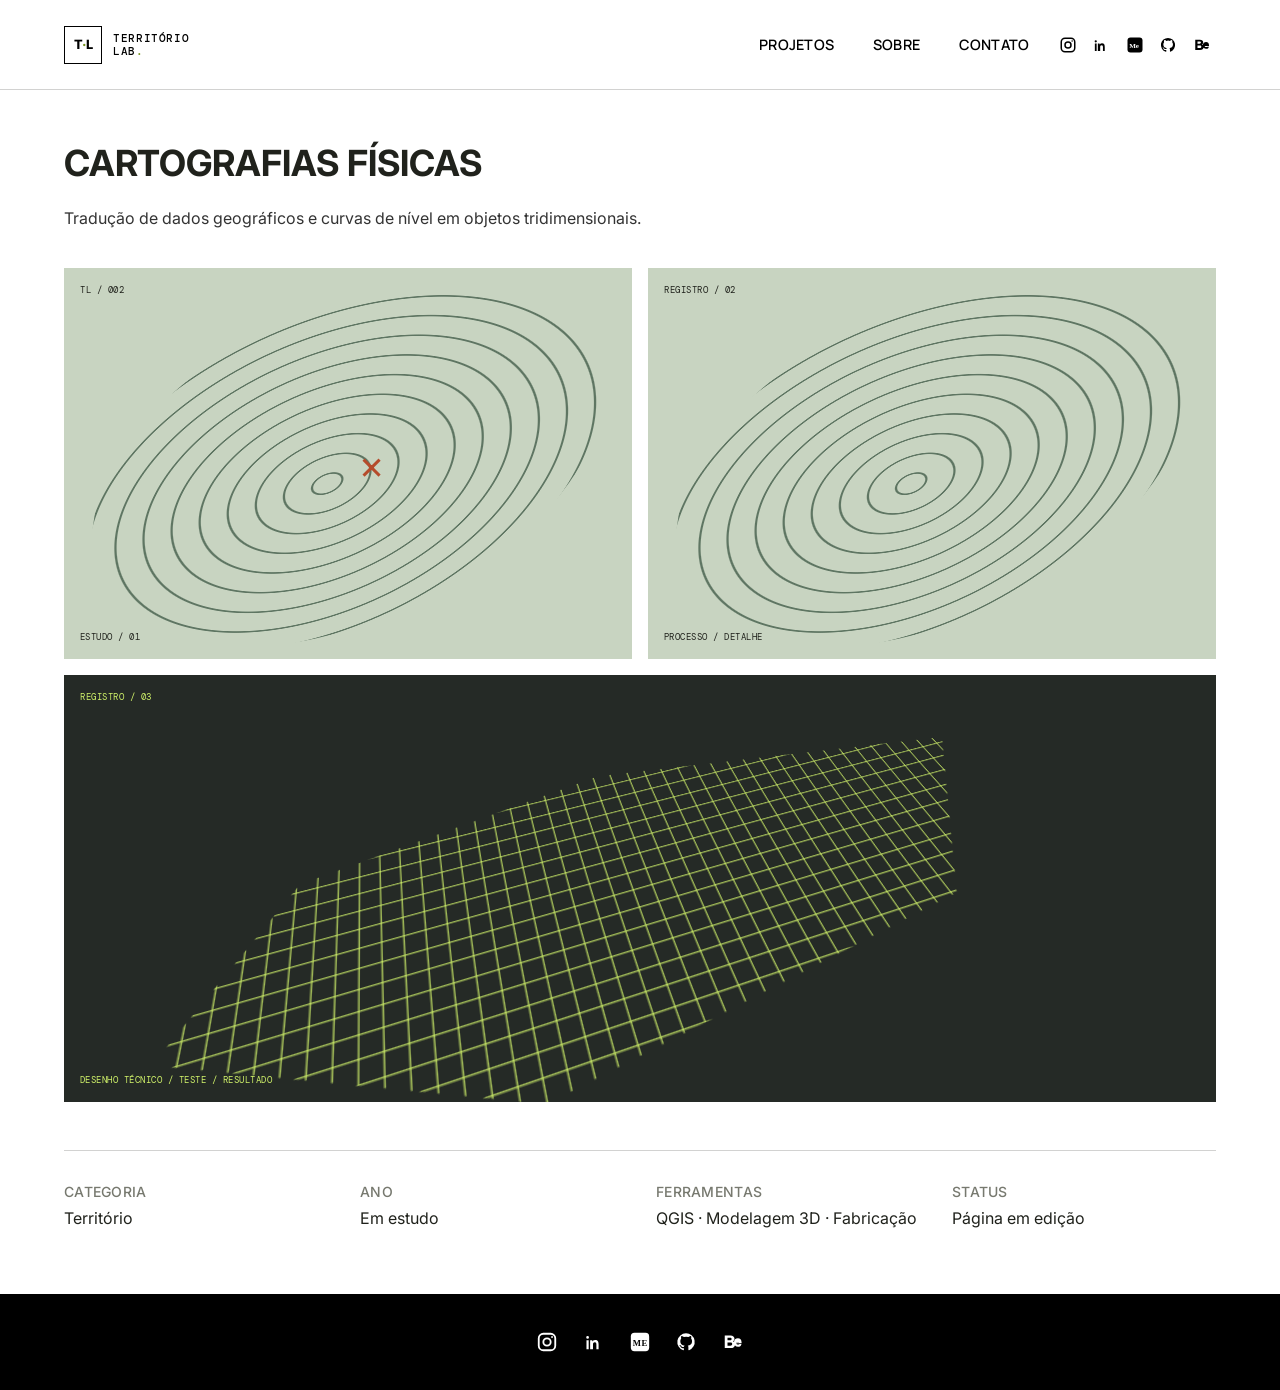
<file: projetos/fabricacao-cnc.html>
<!doctype html>
<html lang="pt-BR">
<head>
  <meta charset="utf-8">
  <meta name="viewport" content="width=device-width, initial-scale=1">
  <meta name="description" content="Tradução de dados geográficos e curvas de nível em objetos tridimensionais.">
  <meta name="theme-color" content="#171914">
  <title>Cartografias físicas | Território Lab</title>
  <link rel="stylesheet" href="../style.css">
  <script src="../script.js" defer></script>
</head>
<body class="project-page">
  <a class="skip-link" href="#conteudo">Pular para o conteúdo</a>
  <header class="site-header">
    <a class="brand" href="../index.html#inicio" aria-label="Território Lab — início"><span class="brand-mark" aria-hidden="true">T<span>·</span>L</span><span class="brand-name">TERRITÓRIO<br>LAB<span class="brand-period">.</span></span></a>
    <button class="menu-toggle" type="button" aria-expanded="false" aria-controls="site-nav"><span class="menu-toggle-lines" aria-hidden="true"></span><span class="sr-only">abrir menu</span></button>
    <nav class="site-nav" id="site-nav" aria-label="Navegação principal"><a href="../index.html#projetos">projetos</a><a href="../index.html#sobre">sobre</a><a href="../index.html#contato">contato</a></nav>
    <nav class="social-links header-social" aria-label="Redes sociais">
      <a href="https://www.instagram.com/territoriolab.io/" target="_blank" rel="noopener noreferrer" aria-label="Instagram">
        <svg viewBox="0 0 24 24" aria-hidden="true"><rect x="3" y="3" width="18" height="18" rx="5" fill="none" stroke="currentColor" stroke-width="2"/><circle cx="12" cy="12" r="4" fill="none" stroke="currentColor" stroke-width="2"/><circle cx="17.5" cy="6.5" r="1" fill="currentColor"/></svg>
      </a>
      <a href="https://www.linkedin.com/in/alineyuritm/" target="_blank" rel="noopener noreferrer" aria-label="LinkedIn">
        <svg viewBox="0 0 24 24" aria-hidden="true"><path d="M5 8.5A1.5 1.5 0 1 0 5 5.5a1.5 1.5 0 0 0 0 3ZM3.8 10h2.4v10H3.8V10Zm4 0h2.3v1.4h.1c.3-.6 1.2-1.7 3-1.7 3.2 0 3.8 2.1 3.8 4.8V20h-2.4v-4.9c0-1.2 0-2.8-1.7-2.8s-2 1.3-2 2.7V20H7.8V10Z" fill="currentColor"/></svg>
      </a>
      <a href="https://alineyuritm.medium.com/" target="_blank" rel="noopener noreferrer" aria-label="Medium">
        <svg viewBox="0 0 24 24" aria-hidden="true"><mask id="medium-cutout-header"><rect width="24" height="24" fill="#fff"/><text x="4.2" y="16.2" fill="#000" font-family="Georgia, serif" font-size="9.5" font-weight="700">Me</text></mask><rect x="2" y="2" width="20" height="20" rx="4" fill="currentColor" mask="url(#medium-cutout-header)"/></svg>
      </a>
      <a href="https://github.com/territorio-lab" target="_blank" rel="noopener noreferrer" aria-label="GitHub">
        <svg viewBox="0 0 24 24" aria-hidden="true"><path d="M12 2.5a9.5 9.5 0 0 0-3 18.5c.5.1.7-.2.7-.5v-1.8c-2.8.6-3.4-1.2-3.4-1.2-.5-1.2-1.1-1.5-1.1-1.5-.9-.6.1-.6.1-.6 1 0 1.5 1 1.5 1 .9 1.5 2.4 1.1 3 .8.1-.7.4-1.1.7-1.3-2.3-.3-4.7-1.1-4.7-5a3.9 3.9 0 0 1 1-2.7c-.1-.3-.4-1.3.1-2.7 0 0 .8-.3 2.8 1a9.5 9.5 0 0 1 5 0c1.9-1.3 2.8-1 2.8-1 .5 1.4.2 2.4.1 2.7a3.9 3.9 0 0 1 1 2.7c0 3.9-2.4 4.7-4.7 5 .4.3.7.9.7 1.8v2.7c0 .3.2.6.7.5A9.5 9.5 0 0 0 12 2.5Z" fill="currentColor"/></svg>
      </a>
      <a href="https://www.behance.net/alineyuri" target="_blank" rel="noopener noreferrer" aria-label="Behance">
        <svg viewBox="0 0 24 24" aria-hidden="true"><path d="M3 5h6.2c2.8 0 4.4 1.4 4.4 3.5 0 1.3-.7 2.3-1.8 2.8 1.5.5 2.4 1.6 2.4 3.3 0 2.4-1.8 4-4.9 4H3V5Zm3 2.4v2.8h2.7c1.2 0 1.8-.5 1.8-1.4s-.6-1.4-1.8-1.4H6Zm0 5.1v3.5h3c1.4 0 2.1-.6 2.1-1.8s-.7-1.7-2.1-1.7H6Zm9.2 2.1h5.8c-.2 1.6-1.5 2.5-3.5 2.5-2.7 0-4.5-1.7-4.5-4.3s1.8-4.3 4.4-4.3c2.5 0 4 1.7 4 4.4v.5h-5.8c.1 1 .6 1.5 1.9 1.5.8 0 1.3-.2 1.6-.7h2.2c-.4 1.5-1.8 2.4-3.9 2.4-2.7 0-4.3-1.6-4.3-4.3 0-2.6 1.7-4.3 4.3-4.3 2.4 0 3.9 1.5 3.9 4.1v.4h-5.8c0 .1 0 .2.1.3h.1Zm0-1.8h3.4c-.1-.8-.6-1.2-1.6-1.2-1 0-1.6.4-1.8 1.2Z" fill="currentColor"/></svg>
      </a>
    </nav>
  </header>
  <main id="conteudo" class="section-shell detail-hero">
    <div class="project-intro">
      <h1>Cartografias físicas</h1>
      <p>Tradução de dados geográficos e curvas de nível em objetos tridimensionais.</p>
    </div>
    <div class="detail-gallery">
      <div class="gallery-row">
        <div class="project-art gallery-placeholder art-map"><span class="art-index">TL / 002</span><div class="map-rings"></div><span class="map-pin">×</span><span class="art-caption">ESTUDO / 01</span></div>
        <div class="project-art gallery-placeholder art-map"><span class="art-index">REGISTRO / 02</span><div class="map-rings"></div><span class="art-caption">PROCESSO / DETALHE</span></div>
      </div>
      <div class="gallery-row">
        <div class="project-art gallery-placeholder art-parametric"><span class="art-index">REGISTRO / 03</span><div class="parametric-grid"></div><span class="art-caption">DESENHO TÉCNICO / TESTE / RESULTADO</span></div>
      </div>
    </div>
    <dl class="project-info">
      <div><dt>Categoria</dt><dd>Território</dd></div>
      <div><dt>Ano</dt><dd>Em estudo</dd></div>
      <div><dt>Ferramentas</dt><dd>QGIS · Modelagem 3D · Fabricação</dd></div>
      <div><dt>Status</dt><dd>Página em edição</dd></div>
    </dl>
  </main>
  <footer class="site-footer">
    <nav class="social-links footer-social" aria-label="Redes sociais">
      <a href="https://www.instagram.com/territoriolab.io/" target="_blank" rel="noopener noreferrer" aria-label="Instagram">
        <svg viewBox="0 0 24 24" aria-hidden="true"><rect x="3" y="3" width="18" height="18" rx="5" fill="none" stroke="currentColor" stroke-width="2"/><circle cx="12" cy="12" r="4" fill="none" stroke="currentColor" stroke-width="2"/><circle cx="17.5" cy="6.5" r="1" fill="currentColor"/></svg>
      </a>
      <a href="https://www.linkedin.com/in/alineyuritm/" target="_blank" rel="noopener noreferrer" aria-label="LinkedIn">
        <svg viewBox="0 0 24 24" aria-hidden="true"><path d="M5 8.5A1.5 1.5 0 1 0 5 5.5a1.5 1.5 0 0 0 0 3ZM3.8 10h2.4v10H3.8V10Zm4 0h2.3v1.4h.1c.3-.6 1.2-1.7 3-1.7 3.2 0 3.8 2.1 3.8 4.8V20h-2.4v-4.9c0-1.2 0-2.8-1.7-2.8s-2 1.3-2 2.7V20H7.8V10Z" fill="currentColor"/></svg>
      </a>
      <a href="https://alineyuritm.medium.com/" target="_blank" rel="noopener noreferrer" aria-label="Medium">
        <svg viewBox="0 0 24 24" aria-hidden="true"><mask id="medium-cutout-footer"><rect width="24" height="24" fill="#fff"/><text x="4.2" y="16.2" fill="#000" font-family="Georgia, serif" font-size="9.5" font-weight="700">Me</text></mask><rect x="2" y="2" width="20" height="20" rx="4" fill="currentColor" mask="url(#medium-cutout-footer)"/></svg>
      </a>
      <a href="https://github.com/territorio-lab" target="_blank" rel="noopener noreferrer" aria-label="GitHub">
        <svg viewBox="0 0 24 24" aria-hidden="true"><path d="M12 2.5a9.5 9.5 0 0 0-3 18.5c.5.1.7-.2.7-.5v-1.8c-2.8.6-3.4-1.2-3.4-1.2-.5-1.2-1.1-1.5-1.1-1.5-.9-.6.1-.6.1-.6 1 0 1.5 1 1.5 1 .9 1.5 2.4 1.1 3 .8.1-.7.4-1.1.7-1.3-2.3-.3-4.7-1.1-4.7-5a3.9 3.9 0 0 1 1-2.7c-.1-.3-.4-1.3.1-2.7 0 0 .8-.3 2.8 1a9.5 9.5 0 0 1 5 0c1.9-1.3 2.8-1 2.8-1 .5 1.4.2 2.4.1 2.7a3.9 3.9 0 0 1 1 2.7c0 3.9-2.4 4.7-4.7 5 .4.3.7.9.7 1.8v2.7c0 .3.2.6.7.5A9.5 9.5 0 0 0 12 2.5Z" fill="currentColor"/></svg>
      </a>
      <a href="https://www.behance.net/alineyuri" target="_blank" rel="noopener noreferrer" aria-label="Behance">
        <svg viewBox="0 0 24 24" aria-hidden="true"><path d="M3 5h6.2c2.8 0 4.4 1.4 4.4 3.5 0 1.3-.7 2.3-1.8 2.8 1.5.5 2.4 1.6 2.4 3.3 0 2.4-1.8 4-4.9 4H3V5Zm3 2.4v2.8h2.7c1.2 0 1.8-.5 1.8-1.4s-.6-1.4-1.8-1.4H6Zm0 5.1v3.5h3c1.4 0 2.1-.6 2.1-1.8s-.7-1.7-2.1-1.7H6Zm9.2 2.1h5.8c-.2 1.6-1.5 2.5-3.5 2.5-2.7 0-4.5-1.7-4.5-4.3s1.8-4.3 4.4-4.3c2.5 0 4 1.7 4 4.4v.5h-5.8c.1 1 .6 1.5 1.9 1.5.8 0 1.3-.2 1.6-.7h2.2c-.4 1.5-1.8 2.4-3.9 2.4-2.7 0-4.3-1.6-4.3-4.3 0-2.6 1.7-4.3 4.3-4.3 2.4 0 3.9 1.5 3.9 4.1v.4h-5.8c0 .1 0 .2.1.3h.1Zm0-1.8h3.4c-.1-.8-.6-1.2-1.6-1.2-1 0-1.6.4-1.8 1.2Z" fill="currentColor"/></svg>
      </a>
    </nav>
  </footer>
</body>
</html>
</file>
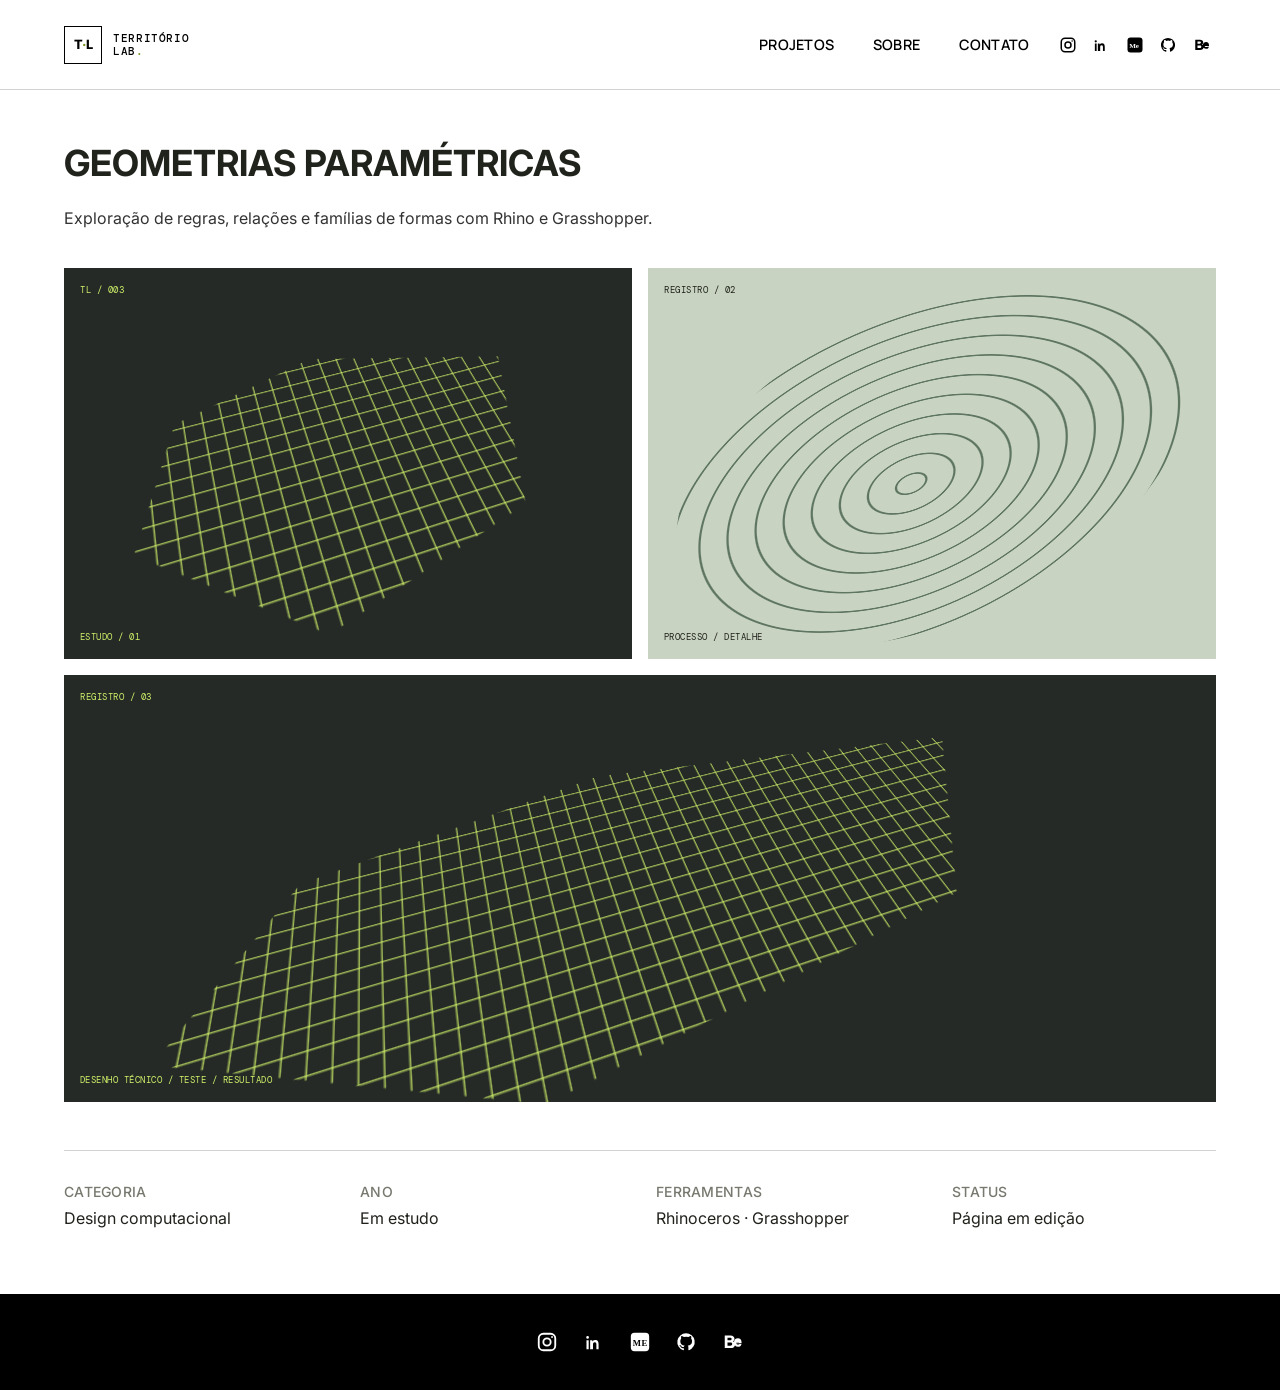
<file: projetos/inovacao-e-tecnologia.html>
<!doctype html>
<html lang="pt-BR">
<head>
  <meta charset="utf-8">
  <meta name="viewport" content="width=device-width, initial-scale=1">
  <meta name="description" content="Exploração de regras, relações e famílias de formas com Rhino e Grasshopper.">
  <meta name="theme-color" content="#171914">
  <title>Geometrias paramétricas | Território Lab</title>
  <link rel="stylesheet" href="../style.css">
  <script src="../script.js" defer></script>
</head>
<body class="project-page">
  <a class="skip-link" href="#conteudo">Pular para o conteúdo</a>
  <header class="site-header">
    <a class="brand" href="../index.html#inicio" aria-label="Território Lab — início"><span class="brand-mark" aria-hidden="true">T<span>·</span>L</span><span class="brand-name">TERRITÓRIO<br>LAB<span class="brand-period">.</span></span></a>
    <button class="menu-toggle" type="button" aria-expanded="false" aria-controls="site-nav"><span class="menu-toggle-lines" aria-hidden="true"></span><span class="sr-only">abrir menu</span></button>
    <nav class="site-nav" id="site-nav" aria-label="Navegação principal"><a href="../index.html#projetos">projetos</a><a href="../index.html#sobre">sobre</a><a href="../index.html#contato">contato</a></nav>
    <nav class="social-links header-social" aria-label="Redes sociais">
      <a href="https://www.instagram.com/territoriolab.io/" target="_blank" rel="noopener noreferrer" aria-label="Instagram">
        <svg viewBox="0 0 24 24" aria-hidden="true"><rect x="3" y="3" width="18" height="18" rx="5" fill="none" stroke="currentColor" stroke-width="2"/><circle cx="12" cy="12" r="4" fill="none" stroke="currentColor" stroke-width="2"/><circle cx="17.5" cy="6.5" r="1" fill="currentColor"/></svg>
      </a>
      <a href="https://www.linkedin.com/in/alineyuritm/" target="_blank" rel="noopener noreferrer" aria-label="LinkedIn">
        <svg viewBox="0 0 24 24" aria-hidden="true"><path d="M5 8.5A1.5 1.5 0 1 0 5 5.5a1.5 1.5 0 0 0 0 3ZM3.8 10h2.4v10H3.8V10Zm4 0h2.3v1.4h.1c.3-.6 1.2-1.7 3-1.7 3.2 0 3.8 2.1 3.8 4.8V20h-2.4v-4.9c0-1.2 0-2.8-1.7-2.8s-2 1.3-2 2.7V20H7.8V10Z" fill="currentColor"/></svg>
      </a>
      <a href="https://alineyuritm.medium.com/" target="_blank" rel="noopener noreferrer" aria-label="Medium">
        <svg viewBox="0 0 24 24" aria-hidden="true"><mask id="medium-cutout-header"><rect width="24" height="24" fill="#fff"/><text x="4.2" y="16.2" fill="#000" font-family="Georgia, serif" font-size="9.5" font-weight="700">Me</text></mask><rect x="2" y="2" width="20" height="20" rx="4" fill="currentColor" mask="url(#medium-cutout-header)"/></svg>
      </a>
      <a href="https://github.com/territorio-lab" target="_blank" rel="noopener noreferrer" aria-label="GitHub">
        <svg viewBox="0 0 24 24" aria-hidden="true"><path d="M12 2.5a9.5 9.5 0 0 0-3 18.5c.5.1.7-.2.7-.5v-1.8c-2.8.6-3.4-1.2-3.4-1.2-.5-1.2-1.1-1.5-1.1-1.5-.9-.6.1-.6.1-.6 1 0 1.5 1 1.5 1 .9 1.5 2.4 1.1 3 .8.1-.7.4-1.1.7-1.3-2.3-.3-4.7-1.1-4.7-5a3.9 3.9 0 0 1 1-2.7c-.1-.3-.4-1.3.1-2.7 0 0 .8-.3 2.8 1a9.5 9.5 0 0 1 5 0c1.9-1.3 2.8-1 2.8-1 .5 1.4.2 2.4.1 2.7a3.9 3.9 0 0 1 1 2.7c0 3.9-2.4 4.7-4.7 5 .4.3.7.9.7 1.8v2.7c0 .3.2.6.7.5A9.5 9.5 0 0 0 12 2.5Z" fill="currentColor"/></svg>
      </a>
      <a href="https://www.behance.net/alineyuri" target="_blank" rel="noopener noreferrer" aria-label="Behance">
        <svg viewBox="0 0 24 24" aria-hidden="true"><path d="M3 5h6.2c2.8 0 4.4 1.4 4.4 3.5 0 1.3-.7 2.3-1.8 2.8 1.5.5 2.4 1.6 2.4 3.3 0 2.4-1.8 4-4.9 4H3V5Zm3 2.4v2.8h2.7c1.2 0 1.8-.5 1.8-1.4s-.6-1.4-1.8-1.4H6Zm0 5.1v3.5h3c1.4 0 2.1-.6 2.1-1.8s-.7-1.7-2.1-1.7H6Zm9.2 2.1h5.8c-.2 1.6-1.5 2.5-3.5 2.5-2.7 0-4.5-1.7-4.5-4.3s1.8-4.3 4.4-4.3c2.5 0 4 1.7 4 4.4v.5h-5.8c.1 1 .6 1.5 1.9 1.5.8 0 1.3-.2 1.6-.7h2.2c-.4 1.5-1.8 2.4-3.9 2.4-2.7 0-4.3-1.6-4.3-4.3 0-2.6 1.7-4.3 4.3-4.3 2.4 0 3.9 1.5 3.9 4.1v.4h-5.8c0 .1 0 .2.1.3h.1Zm0-1.8h3.4c-.1-.8-.6-1.2-1.6-1.2-1 0-1.6.4-1.8 1.2Z" fill="currentColor"/></svg>
      </a>
    </nav>
  </header>
  <main id="conteudo" class="section-shell detail-hero">
    <div class="project-intro">
      <h1>Geometrias paramétricas</h1>
      <p>Exploração de regras, relações e famílias de formas com Rhino e Grasshopper.</p>
    </div>
    <div class="detail-gallery">
      <div class="gallery-row">
        <div class="project-art gallery-placeholder art-parametric"><span class="art-index">TL / 003</span><div class="parametric-grid"></div><span class="art-caption">ESTUDO / 01</span></div>
        <div class="project-art gallery-placeholder art-map"><span class="art-index">REGISTRO / 02</span><div class="map-rings"></div><span class="art-caption">PROCESSO / DETALHE</span></div>
      </div>
      <div class="gallery-row">
        <div class="project-art gallery-placeholder art-parametric"><span class="art-index">REGISTRO / 03</span><div class="parametric-grid"></div><span class="art-caption">DESENHO TÉCNICO / TESTE / RESULTADO</span></div>
      </div>
    </div>
    <dl class="project-info">
      <div><dt>Categoria</dt><dd>Design computacional</dd></div>
      <div><dt>Ano</dt><dd>Em estudo</dd></div>
      <div><dt>Ferramentas</dt><dd>Rhinoceros · Grasshopper</dd></div>
      <div><dt>Status</dt><dd>Página em edição</dd></div>
    </dl>
  </main>
  <footer class="site-footer">
    <nav class="social-links footer-social" aria-label="Redes sociais">
      <a href="https://www.instagram.com/territoriolab.io/" target="_blank" rel="noopener noreferrer" aria-label="Instagram">
        <svg viewBox="0 0 24 24" aria-hidden="true"><rect x="3" y="3" width="18" height="18" rx="5" fill="none" stroke="currentColor" stroke-width="2"/><circle cx="12" cy="12" r="4" fill="none" stroke="currentColor" stroke-width="2"/><circle cx="17.5" cy="6.5" r="1" fill="currentColor"/></svg>
      </a>
      <a href="https://www.linkedin.com/in/alineyuritm/" target="_blank" rel="noopener noreferrer" aria-label="LinkedIn">
        <svg viewBox="0 0 24 24" aria-hidden="true"><path d="M5 8.5A1.5 1.5 0 1 0 5 5.5a1.5 1.5 0 0 0 0 3ZM3.8 10h2.4v10H3.8V10Zm4 0h2.3v1.4h.1c.3-.6 1.2-1.7 3-1.7 3.2 0 3.8 2.1 3.8 4.8V20h-2.4v-4.9c0-1.2 0-2.8-1.7-2.8s-2 1.3-2 2.7V20H7.8V10Z" fill="currentColor"/></svg>
      </a>
      <a href="https://alineyuritm.medium.com/" target="_blank" rel="noopener noreferrer" aria-label="Medium">
        <svg viewBox="0 0 24 24" aria-hidden="true"><mask id="medium-cutout-footer"><rect width="24" height="24" fill="#fff"/><text x="4.2" y="16.2" fill="#000" font-family="Georgia, serif" font-size="9.5" font-weight="700">Me</text></mask><rect x="2" y="2" width="20" height="20" rx="4" fill="currentColor" mask="url(#medium-cutout-footer)"/></svg>
      </a>
      <a href="https://github.com/territorio-lab" target="_blank" rel="noopener noreferrer" aria-label="GitHub">
        <svg viewBox="0 0 24 24" aria-hidden="true"><path d="M12 2.5a9.5 9.5 0 0 0-3 18.5c.5.1.7-.2.7-.5v-1.8c-2.8.6-3.4-1.2-3.4-1.2-.5-1.2-1.1-1.5-1.1-1.5-.9-.6.1-.6.1-.6 1 0 1.5 1 1.5 1 .9 1.5 2.4 1.1 3 .8.1-.7.4-1.1.7-1.3-2.3-.3-4.7-1.1-4.7-5a3.9 3.9 0 0 1 1-2.7c-.1-.3-.4-1.3.1-2.7 0 0 .8-.3 2.8 1a9.5 9.5 0 0 1 5 0c1.9-1.3 2.8-1 2.8-1 .5 1.4.2 2.4.1 2.7a3.9 3.9 0 0 1 1 2.7c0 3.9-2.4 4.7-4.7 5 .4.3.7.9.7 1.8v2.7c0 .3.2.6.7.5A9.5 9.5 0 0 0 12 2.5Z" fill="currentColor"/></svg>
      </a>
      <a href="https://www.behance.net/alineyuri" target="_blank" rel="noopener noreferrer" aria-label="Behance">
        <svg viewBox="0 0 24 24" aria-hidden="true"><path d="M3 5h6.2c2.8 0 4.4 1.4 4.4 3.5 0 1.3-.7 2.3-1.8 2.8 1.5.5 2.4 1.6 2.4 3.3 0 2.4-1.8 4-4.9 4H3V5Zm3 2.4v2.8h2.7c1.2 0 1.8-.5 1.8-1.4s-.6-1.4-1.8-1.4H6Zm0 5.1v3.5h3c1.4 0 2.1-.6 2.1-1.8s-.7-1.7-2.1-1.7H6Zm9.2 2.1h5.8c-.2 1.6-1.5 2.5-3.5 2.5-2.7 0-4.5-1.7-4.5-4.3s1.8-4.3 4.4-4.3c2.5 0 4 1.7 4 4.4v.5h-5.8c.1 1 .6 1.5 1.9 1.5.8 0 1.3-.2 1.6-.7h2.2c-.4 1.5-1.8 2.4-3.9 2.4-2.7 0-4.3-1.6-4.3-4.3 0-2.6 1.7-4.3 4.3-4.3 2.4 0 3.9 1.5 3.9 4.1v.4h-5.8c0 .1 0 .2.1.3h.1Zm0-1.8h3.4c-.1-.8-.6-1.2-1.6-1.2-1 0-1.6.4-1.8 1.2Z" fill="currentColor"/></svg>
      </a>
    </nav>
  </footer>
</body>
</html>
</file>
<file: style.css>
@import url('https://fonts.googleapis.com/css2?family=DM+Mono:wght@400;500&family=Inter:wght@400;500;700;900&family=Manrope:wght@400;500;600;700;800&display=swap');
:root {
  --ink:#20221c;
  --paper:#fff;
  --paper-deep:#e6e5da;
  --lime:#d1f36a;
  --muted:#77796f;
  --line:rgba(32,34,28,.2);
  --mono:'DM Mono',monospace;
  --sans:'Manrope',Arial,sans-serif;
  --inter:'Inter',Arial,sans-serif;
  --gutter:clamp(1.2rem,5vw,5.5rem);
}
* {
  box-sizing:border-box
}
html {
  scroll-behavior:smooth;
  scroll-padding-top:6rem
}
body {
  margin:0;
  background:var(--paper);
  color:var(--ink);
  font-family:var(--sans);
  -webkit-font-smoothing:antialiased
}
a {
  color:inherit;
  text-decoration:none
}
button {
  font:inherit
}
.section-shell {
  width:min(100%,1600px);
  margin-inline:auto;
  padding-inline:var(--gutter)
}
.section-block {
  padding-block:clamp(5rem,10vw,9rem)
}
.sr-only {
  position:absolute;
  width:1px;
  height:1px;
  padding:0;
  margin:-1px;
  overflow:hidden;
  clip:rect(0,0,0,0);
  white-space:nowrap;
  border:0
}
.skip-link {
  position:absolute;
  top:-5rem;
  left:1rem;
  background:var(--lime);
  padding:.8rem;
  z-index:100
}
.skip-link:focus {
  top:1rem
}
.eyebrow,.hero-topline,.hero-bottomline,.project-meta,.art-index,.art-caption,.project-filters,.site-footer,.visual-label,.coord,.brand-name,.contact-hint {
  font-family:var(--mono);
  font-size:.68rem;
  letter-spacing:.055em;
  text-transform:uppercase
}
.site-header {
  height:90px;
  padding-inline:var(--gutter);
  display:flex;
  align-items:center;
  justify-content:space-between;
  border-bottom:1px solid var(--line);
  position:relative;
  z-index:10
}
.brand {
  display:flex;
  align-items:center;
  gap:.7rem
}
.brand-mark {
  width:38px;
  height:38px;
  border:1px solid var(--ink);
  display:grid;
  place-items:center;
  font-size:.8rem;
  font-weight:800;
  letter-spacing:-.08em
}
.brand-mark span,.brand-period,.footer-brand span {
  color:#75921c
}
.brand-name {
  font-size:.69rem;
  line-height:1.15;
  font-weight:500
}
.site-nav {
  display:flex;
  align-items:center;
  gap:clamp(1rem,3vw,3rem)
}
.site-nav>a {
  font-family:var(--mono);
  font-size:.72rem
}
.site-nav>a span {
  color:var(--muted);
  font-size:.6rem;
  margin-left:.25rem
}
.site-nav .nav-contact {
  background:var(--ink);
  color:var(--paper);
  padding:.9rem 1.1rem
}
.site-nav .nav-contact span {
  color:var(--lime);
  margin-left:.8rem
}
.menu-toggle {
  display:none;
  background:none;
  border:0
}
.hero {
  padding-top:1.25rem
}
.hero-topline,.hero-bottomline {
  display:flex;
  justify-content:space-between;
  gap:1rem;
  color:var(--muted);
  font-size:.61rem
}
.live-dot:before {
  content:'';
  display:inline-block;
  width:6px;
  height:6px;
  border-radius:50%;
  background:#91b72e;
  margin:0 .5rem .05rem 0
}
.hero-grid {
  display:grid;
  grid-template-columns:1.05fr .95fr;
  gap:clamp(2rem,6vw,7rem);
  align-items:center;
  padding-block:clamp(3rem,7vw,7rem)
}
.hero-copy {
  padding-block:1rem
}
.hero-copy .eyebrow {
  margin-bottom:1.6rem
}
.hero h1 {
  font-size:clamp(4rem,9.3vw,9rem);
  line-height:.88;
  letter-spacing:-.095em;
  font-weight:600;
  margin:0
}
.hero h1 span {
  font-weight:400
}
.hero h1 em,.section-heading h2 em,.lab-layout h2 em,.about-copy h2 em,.contact-layout h2 em {
  font-family:Georgia,serif;
  font-weight:400;
  letter-spacing:-.075em
}
.hero-description {
  font-size:clamp(1rem,1.3vw,1.15rem);
  line-height:1.7;
  max-width:470px;
  margin:2.2rem 0
}
.text-link {
  display:inline-flex;
  align-items:center;
  gap:2.3rem;
  border-bottom:1px solid var(--ink);
  padding-bottom:.65rem;
  font-size:.85rem;
  font-weight:700
}
.text-link span {
  font-size:1.1rem
}
.hero-visual {
  height:clamp(360px,42vw,590px);
  position:relative;
  overflow:hidden;
  background:var(--ink);
  color:var(--lime);
  isolation:isolate
}
.hero-visual:before {
  content:'';
  position:absolute;
  inset:0;
  background-image:linear-gradient(rgba(209,243,106,.09) 1px,transparent 1px),linear-gradient(90deg,rgba(209,243,106,.09) 1px,transparent 1px);
  background-size:26px 26px;
  mask-image:linear-gradient(135deg,black,transparent 90%)
}
.visual-label {
  position:absolute;
  z-index:3;
  font-size:.57rem
}
.label-top {
  top:1.2rem;
  left:1.2rem
}
.label-bottom {
  bottom:1.2rem;
  left:1.2rem
}
.contour {
  position:absolute;
  width:85%;
  aspect-ratio:1;
  border:1px solid var(--lime);
  border-radius:44% 56% 62% 38% / 45% 35% 65% 55%;
  left:12%;
  top:17%;
  transform:rotate(28deg)
}
.contour-one {
  box-shadow:0 0 0 18px rgba(209,243,106,.03),0 0 0 36px rgba(209,243,106,.03)
}
.contour-two {
  width:70%;
  left:20%;
  top:24%;
  transform:rotate(65deg);
  border-radius:53% 47% 34% 66% / 59% 42% 58% 41%
}
.contour-three {
  width:53%;
  left:29%;
  top:33%;
  transform:rotate(-15deg);
  border-radius:60% 40% 53% 47% / 36% 61% 39% 64%
}
.axis {
  position:absolute;
  background:rgba(209,243,106,.45)
}
.axis-x {
  height:1px;
  left:0;
  right:0;
  top:53%
}
.axis-y {
  width:1px;
  top:0;
  bottom:0;
  left:53%
}
.coord {
  position:absolute;
  font-size:.58rem
}
.coord-a {
  top:53.5%;
  left:1rem
}
.coord-b {
  right:1rem;
  top:1.2rem;
  writing-mode:vertical-rl
}
.visual-cross {
  position:absolute;
  font-size:1.3rem
}
.cross-a {
  top:22%;
  left:25%
}
.cross-b {
  bottom:24%;
  right:21%
}
.visual-stamp {
  position:absolute;
  right:1.4rem;
  bottom:1.5rem;
  border:1px solid var(--lime);
  width:75px;
  height:75px;
  display:flex;
  align-items:center;
  justify-content:center;
  flex-direction:column;
  font-size:1.3rem;
  line-height:1;
  font-weight:700;
  transform:rotate(-8deg)
}
.visual-stamp small {
  font: .48rem var(--mono);
  margin-top:.4rem
}
.hero-bottomline {
  padding-block:1rem;
  border-top:1px solid var(--line)
}
.section-heading {
  display:grid;
  grid-template-columns:1.2fr .8fr;
  gap:3rem;
  align-items:end;
  margin-bottom:3.5rem
}
.eyebrow {
  color:var(--muted);
  margin:0 0 1.3rem
}
.section-heading h2,.lab-layout h2,.contact-layout h2 {
  font-size:clamp(2.7rem,5.8vw,5.6rem);
  letter-spacing:-.08em;
  line-height:.98;
  font-weight:600;
  margin:0
}
.section-intro {
  max-width:390px;
  line-height:1.75;
  color:#5e6057;
  margin:0 0 .25rem
}
.project-filters {
  display:flex;
  flex-wrap:wrap;
  gap:.5rem;
  margin-bottom:2rem
}
.gallery-filters {
  margin-bottom:0
}
.filter-button {
  border:1px solid var(--line);
  background:transparent;
  padding:.65rem .9rem;
  border-radius:99px;
  font-size:.65rem;
  cursor:pointer;
  color:var(--ink)
}
.filter-button span {
  color:var(--muted);
  margin-left:.5rem
}
.filter-button:hover,.filter-button.is-active {
  background:var(--ink);
  color:var(--paper);
  border-color:var(--ink)
}
.filter-button.is-active span {
  color:var(--lime)
}
.project-grid {
  display:grid;
  grid-template-columns:repeat(2,minmax(0,1fr));
  gap:3.5rem 1.25rem
}
.project-card {
  min-width:0
}
.project-card[hidden] {
  display:none
}
.project-link {
  display:block
}
.project-art {
  aspect-ratio:1.35;
  position:relative;
  overflow:hidden;
  background:#d9d9ca
}
.project-image img {
  display:block;
  width:100%;
  height:100%;
  object-fit:cover;
  object-position:center;
  filter:grayscale(100%);
  transition:filter .35s ease;
}
.project-link:hover .project-image img,
.project-link:focus-visible .project-image img {
  filter:grayscale(0%);
}
.art-index {
  position:absolute;
  left:1rem;
  top:1rem;
  z-index:2;
  font-size:.58rem
}
.art-caption {
  position:absolute;
  bottom:1rem;
  left:1rem;
  z-index:2;
  font-size:.56rem
}
.art-cnc {
  background:#d5c7a9
}
.cnc-shape {
  position:absolute;
  border:1px solid #65583e;
  background:rgba(255,255,255,.12);
  transform:skewY(-27deg) rotate(14deg)
}
.shape-a {
  width:44%;
  height:42%;
  left:15%;
  top:24%;
  box-shadow:12px 12px 0 rgba(76,63,38,.15),24px 24px 0 rgba(76,63,38,.1)
}
.shape-b {
  width:34%;
  height:27%;
  left:39%;
  top:40%;
  border-width:2px
}
.shape-c {
  width:20%;
  height:18%;
  left:24%;
  top:55%;
  background:var(--lime);
  border-color:#65583e
}
.art-map {
  background:#c8d4c1
}
.map-rings {
  position:absolute;
  inset:10%;
  border-radius:50%;
  background:repeating-radial-gradient(ellipse at 45% 53%,transparent 0 12px,rgba(38,67,48,.65) 13px 14px,transparent 15px 25px);
  transform:rotate(-25deg) scaleX(1.2)
}
.map-pin {
  position:absolute;
  left:52%;
  top:44%;
  font-size:2.5rem;
  color:#b54b2b
}
.art-parametric {
  background:#252a26;
  color:var(--lime)
}
.parametric-grid {
  position:absolute;
  inset:13%;
  background:repeating-linear-gradient(0deg,transparent 0 18px,rgba(209,243,106,.7) 19px 20px),repeating-linear-gradient(90deg,transparent 0 18px,rgba(209,243,106,.7) 19px 20px);
  clip-path:polygon(50% 0,100% 22%,85% 82%,35% 100%,0 60%,12% 15%);
  transform:perspective(400px) rotateX(28deg) rotateZ(-18deg)
}
.art-open {
  background:#d5d0e2
}
.open-symbol {
  position:absolute;
  inset:0;
  display:grid;
  place-items:center;
  font:600 clamp(6rem,14vw,12rem)/1 var(--mono);
  letter-spacing:-.15em;
  color:#49415e
}
.open-symbol span {
  color:#9a4b36
}
.project-meta {
  display:flex;
  justify-content:space-between;
  gap:1rem;
  color:var(--muted);
  font-size:.58rem;
  margin-top:1.15rem
}
.project-card h3 {
  font-size:clamp(1.3rem,2vw,1.8rem);
  letter-spacing:-.05em;
  margin:.65rem 0 .45rem
}
.project-card p {
  color:#696b61;
  line-height:1.6;
  font-size:.9rem;
  max-width:460px;
  margin:0
}
.project-link:hover h3 {
  text-decoration:underline;
  text-decoration-thickness:1px;
  text-underline-offset:4px
}
.projects-note {
  font-size:.75rem;
  color:var(--muted);
  line-height:1.6;
  margin-top:3rem;
  max-width:600px
}
.note-marker {
  color:#7d9e20
}
.lab-section {
  background:var(--paper-deep)
}
.lab-layout {
  display:grid;
  grid-template-columns:.8fr 1.2fr;
  gap:clamp(3rem,10vw,10rem)
}
.lab-layout h2 {
  font-size:clamp(3.5rem,7vw,7rem)
}
.lab-lead {
  font-size:clamp(1.1rem,1.7vw,1.5rem);
  line-height:1.55;
  max-width:650px;
  margin:0 0 3rem
}
.method-list {
  border-top:1px solid var(--line)
}
.method-list>div {
  display:grid;
  grid-template-columns:45px .8fr 1.2fr;
  gap:1rem;
  align-items:start;
  padding:1.25rem 0;
  border-bottom:1px solid var(--line)
}
.method-list>div>span {
  font: .68rem var(--mono);
  color:var(--muted);
  padding-top:.3rem
}
.method-list h3 {
  font-size:1rem;
  margin:0
}
.method-list p {
  font-size:.82rem;
  color:#686a60;
  line-height:1.6;
  margin:0
}
.about {
  display:grid;
  grid-template-columns:.65fr 1.35fr;
  gap:2rem 8vw
}
.about-index {
  display:flex;
  flex-direction:column;
  justify-content:space-between;
  align-items:flex-start
}
.about-symbol {
  font-size:clamp(4rem,8vw,8rem);
  font-weight:400;
  color:#a4b47b;
  line-height:1
}
.about-copy h2 {
  font-size:clamp(2.5rem,5.2vw,5rem);
  line-height:1.02;
  letter-spacing:-.08em;
  font-weight:600;
  margin:0 0 2rem
}
.about-copy p {
  font-size:1rem;
  line-height:1.8;
  color:#62645a;
  max-width:670px
}
.about-tags {
  grid-column:2;
  display:flex;
  flex-wrap:wrap;
  gap:.55rem;
  margin-top:1rem
}
.about-tags span {
  font: .61rem var(--mono);
  border:1px solid var(--line);
  padding:.6rem .7rem
}
.contact-section {
  background:var(--lime);
  padding-block:clamp(4rem,8vw,8rem)
}
.contact-layout {
  display:grid;
  grid-template-columns:1.1fr .9fr;
  gap:4rem;
  align-items:end
}
.contact-layout h2 {
  font-size:clamp(2.75rem,5vw,5rem)
}
.contact-copy>p {
  max-width:440px;
  line-height:1.75
}
.contact-link {
  display:flex;
  justify-content:space-between;
  align-items:center;
  border-bottom:1px solid var(--ink);
  padding:1rem 0;
  font-weight:700;
  max-width:440px;
  margin-top:2rem
}
.contact-link span {
  font-size:1.3rem
}
.contact-hint {
  font-size:.58rem!important;
  color:#596638;
  margin-top:1rem
}
.site-footer {
  display:flex;
  justify-content:space-between;
  align-items:center;
  gap:1rem;
  flex-wrap:wrap;
  padding-block:1.6rem;
  font-size:.58rem;
  color:var(--muted)
}
.footer-brand {
  color:var(--ink);
  font-weight:500
}
.site-footer>a:last-of-type {
  color:var(--ink)
}
@media(min-width:1200px) {
  .project-grid {
    gap:4rem 2rem
  }
  .project-art {
    aspect-ratio:1.45
  }
}
@media(max-width:760px) {
  .site-header {
    height:74px
  }
  .menu-toggle {
    display:block;
    width:42px;
    height:42px;
    position:relative;
    z-index:12
  }
  .menu-toggle-lines,.menu-toggle-lines:before,.menu-toggle-lines:after {
    display:block;
    width:22px;
    height:1px;
    background:var(--ink);
    position:absolute;
    left:10px;
    content:'';
    transition:transform .2s
  }
  .menu-toggle-lines {
    top:20px
  }
  .menu-toggle-lines:before {
    left:0;
    top:-6px
  }
  .menu-toggle-lines:after {
    left:0;
    top:6px
  }
  .menu-toggle[aria-expanded=true] .menu-toggle-lines {
    background:transparent
  }
  .menu-toggle[aria-expanded=true] .menu-toggle-lines:before {
    top:0;
    transform:rotate(45deg)
  }
  .menu-toggle[aria-expanded=true] .menu-toggle-lines:after {
    top:0;
    transform:rotate(-45deg)
  }
  .site-nav {
    display:none;
    position:absolute;
    top:73px;
    left:0;
    right:0;
    padding:1.5rem var(--gutter) 2rem;
    background:var(--paper);
    border-bottom:1px solid var(--line);
    align-items:stretch;
    gap:1.5rem;
    flex-direction:column
  }
  .site-nav.is-open {
    display:flex
  }
  .site-nav>a {
    font-size:.8rem
  }
  .site-nav .nav-contact {
    text-align:center
  }
  .hero-topline span:nth-child(2) {
    display:none
  }
  .hero-grid {
    grid-template-columns:1fr;
    gap:2.5rem;
    padding-block:3.5rem
  }
  .hero h1 {
    font-size:clamp(4.4rem,17vw,7rem)
  }
  .hero-visual {
    height:min(105vw,470px)
  }
  .hero-bottomline span:last-child {
    display:none
  }
  .section-heading {
    grid-template-columns:1fr;
    gap:1.4rem;
    margin-bottom:2.5rem
  }
  .section-heading h2 {
    font-size:clamp(2.8rem,11vw,4.7rem)
  }
  .project-grid {
    gap:2.7rem 1rem
  }
  .project-art {
    aspect-ratio:1.05
  }
  .art-caption {
    font-size:.48rem;
    max-width:80%
  }
  .project-meta {
    font-size:.5rem;
    flex-wrap:wrap
  }
  .project-card h3 {
    font-size:1.2rem
  }
  .project-card p {
    font-size:.82rem
  }
  .project-filters {
    gap:.4rem
  }
  .filter-button {
    font-size:.59rem;
    padding:.6rem .7rem
  }
  .lab-layout {
    grid-template-columns:1fr;
    gap:2.5rem
  }
  .lab-layout h2 {
    font-size:clamp(4rem,15vw,6rem)
  }
  .method-list>div {
    grid-template-columns:30px 1fr;
    gap:.7rem
  }
  .method-list p {
    grid-column:2
  }
  .about {
    grid-template-columns:1fr;
    gap:2rem
  }
  .about-index {
    flex-direction:row;
    align-items:center
  }
  .about-symbol {
    font-size:3.5rem
  }
  .about-copy h2 {
    font-size:clamp(2.8rem,11vw,4.8rem)
  }
  .about-tags {
    grid-column:1
  }
  .contact-layout {
    grid-template-columns:1fr;
    gap:2rem
  }
  .contact-layout h2 {
    font-size:clamp(4rem,14vw,6rem)
  }
}

@media(max-width:430px) {
  .project-grid {
    grid-template-columns:1fr
  }
  .project-art {
    aspect-ratio:1.25
  }
  .hero-topline,.hero-bottomline {
    font-size:.53rem
  }
  .hero h1 {
    font-size:clamp(4rem,18vw,5.5rem)
  }
  .brand-mark {
    width:34px;
    height:34px
  }
}
@media(prefers-reduced-motion:reduce) {
  html {
    scroll-behavior:auto
  }
  *,*::before,*::after {
    transition:none!important;
    animation:none!important
  }
}
/* Foto de perfil na seção Sobre */
.about-photo {
  width:clamp(190px,20vw,280px);
  aspect-ratio:1;
  margin:2.5rem 0 2rem;
  overflow:hidden;
  border-radius:50%;
  background:var(--paper-deep);
  border:1px solid var(--line)
}
.about-photo img {
  display:block;
  width:100%;
  height:100%;
  object-fit:cover;
  object-position:center 35%
}
@media(max-width:760px) {
  .about-index {
    flex-direction:column;
    align-items:flex-start;
    gap:1rem
  }
  .about-photo {
    width:min(68vw,260px);
    margin:.5rem 0 1rem
  }
}
/* Páginas internas de projetos e laboratório */
.detail-hero {
  padding-top:1.25rem
}
.detail-breadcrumb {
  display:flex;
  gap:.65rem;
  align-items:center;
  flex-wrap:wrap;
  padding:1.2rem 0;
  border-bottom:1px solid var(--line);
  font: .65rem var(--mono);
  text-transform:uppercase;
  color:var(--muted)
}
.detail-breadcrumb a {
  color:var(--ink)
}
.detail-heading {
  display:grid;
  grid-template-columns:1fr .55fr;
  gap:3rem;
  align-items:end;
  padding-top:1.5rem;
  padding-bottom:clamp(3rem,7vw,6rem)
}
.detail-heading h1 {
  font-size:clamp(2rem,4.5vw,4.5rem);
  letter-spacing:-.09em;
  line-height:.92;
  font-weight:600;
  margin:0
}
.detail-heading h1 em {
  font-family:Georgia,serif;
  font-weight:400
}
.detail-heading:has(+ .gallery-with-filters) {
  padding-bottom:1.25rem
}
.detail-summary {
  font-size:clamp(1rem,1.5vw,1.25rem);
  line-height:1.7;
  color:#5e6057;
  max-width:480px
}
.detail-visual {
  position:relative;
  min-height:0;
  overflow:visible;
  cursor:zoom-in
}
.detail-visual img {
  display:block;
  width:100%;
  height:auto;
  object-fit:contain;
  object-position:center
}
.detail-visual .project-art {
  position:absolute;
  inset:0;
  width:100%;
  height:100%;
  aspect-ratio:auto
}
.detail-visual .art-caption {
  font-size:.68rem
}
.detail-meta {
  display:grid;
  grid-template-columns:repeat(4,minmax(0,1fr));
  border-bottom:1px solid var(--line);
  border-top:1px solid var(--line);
  margin-bottom:clamp(4rem,8vw,8rem)
}
.detail-meta div {
  padding:1.2rem 1rem 1.2rem 0;
  border-right:1px solid var(--line)
}
.detail-meta div+div {
  padding-left:1rem
}
.detail-meta div:last-child {
  border-right:0
}
.detail-meta dt {
  font: .6rem var(--mono);
  color:var(--muted);
  text-transform:uppercase;
  margin-bottom:.55rem
}
.detail-meta dd {
  margin:0;
  font-size:.86rem;
  line-height:1.5
}
.detail-body {
  display:grid;
  grid-template-columns:1.4fr .6fr;
  gap:clamp(2rem,8vw,8rem);
  padding-bottom:clamp(4rem,9vw,9rem)
}
.detail-side {
  font: .65rem var(--mono);
  text-transform:uppercase;
  color:var(--muted)
}
.detail-copy h2 {
  font-size:clamp(2rem,4vw,3.5rem);
  letter-spacing:-.07em;
  line-height:1.05;
  margin:0 0 1.5rem
}
.detail-copy p {
  font-size:1rem;
  line-height:1.85;
  color:#5e6057;
  max-width:760px
}
.detail-callout {
  border-left:3px solid #91b72e;
  padding:1rem 1.4rem;
  margin:2rem 0;
  background:rgba(209,243,106,.15);
  line-height:1.7
}
.detail-gallery {
  display:flex;
  flex-direction:column;
  gap:1rem;
  margin:clamp(2rem,5vw,5rem) 0 clamp(4rem,8vw,8rem)
}
.gallery-with-filters {
  gap:1rem;
  margin-top:0
}
.gallery-row {
  display:flex;
  align-items:flex-start;
  gap:1rem;
  width:100%
}
.gallery-image {
  flex:var(--image-ratio,1) 1 0;
  aspect-ratio:var(--image-ratio,1);
  min-width:0;
  margin:0;
  overflow:hidden;
  cursor:zoom-in
}
.gallery-ratio-079 {
  --image-ratio:.792;
}
.gallery-ratio-133 {
  --image-ratio:1.33;
}
.gallery-ratio-134 {
  --image-ratio:1.338;
}
.gallery-ratio-136 {
  --image-ratio:1.359;
}
.gallery-ratio-167 {
  --image-ratio:1.67;
}
.gallery-ratio-178 {
  --image-ratio:1.778;
}
.gallery-ratio-158 {
  --image-ratio:1.584;
}
.gallery-ratio-243 {
  --image-ratio:2.43;
}
.gallery-ratio-405 {
  --image-ratio:4.055;
}
/* Galeria em tamanho original (como no Medium): uma imagem por linha,
   centralizada, sem ampliar além do tamanho do arquivo e sem cortes. */
.gallery-natural {
  align-items:center;
  gap:2rem
}
.gallery-natural .gallery-image {
  flex:none;
  width:auto;
  max-width:100%;
  aspect-ratio:auto;
  overflow:visible
}
.gallery-natural .gallery-image img {
  width:auto;
  max-width:100%;
  height:auto;
  object-fit:contain
}
/* Linha dentro da galeria em tamanho original: imagens lado a lado com a
   mesma altura (mosaico), sem cortes porque a classe segue a proporção real. */
.gallery-natural .gallery-row {
  align-items:flex-start
}
.gallery-natural .gallery-row .gallery-image {
  flex:var(--image-ratio,1) 1 0;
  aspect-ratio:var(--image-ratio,1)
}
.gallery-natural .gallery-row .gallery-image img {
  width:100%;
  height:100%
}
@media(max-width:760px) {
  .gallery-natural .gallery-row .gallery-image {
    flex:none;
    width:100%
  }
}
.gallery-image img {
  display:block;
  width:100%;
  height:100%;
  object-fit:cover
}
.lightbox {
  position:fixed;
  inset:0;
  z-index:1000;
  display:grid;
  place-items:center;
  padding:2rem;
  background:rgba(23,25,20,.88);
  cursor:zoom-out
}
.lightbox[hidden] {
  display:none
}
.lightbox img {
  display:block;
  max-width:calc(100vw - 4rem);
  max-height:calc(100vh - 4rem);
  width:auto;
  height:auto;
  object-fit:contain;
  cursor:default
}
.lightbox-close {
  position:absolute;
  top:1rem;
  right:1rem;
  width:2.5rem;
  height:2.5rem;
  border:1px solid rgba(255,255,255,.7);
  background:transparent;
  color:#fff;
  font-size:1.4rem;
  line-height:1;
  cursor:pointer
}
body.has-lightbox {
  overflow:hidden
}
.detail-body .detail-meta {
  grid-template-columns:1fr;
  margin:0;
}
.detail-body .detail-meta div {
  padding:1rem 0;
  border-right:0;
  border-bottom:1px solid var(--line);
}
.detail-body .detail-meta div+div {
  padding-left:0;
}
.detail-body .detail-meta div:last-child {
  border-bottom:0;
}
.detail-caption {
  font: .6rem var(--mono);
  text-transform:uppercase;
  color:var(--muted);
  margin:.65rem 0 0
}
.detail-next {
  display:flex;
  justify-content:space-between;
  align-items:center;
  gap:1rem;
  border-top:1px solid var(--line);
  padding-block:2rem;
  margin-bottom:3rem
}
.detail-next a {
  font-weight:700
}
.detail-next a:hover {
  text-decoration:underline;
  text-underline-offset:5px
}
.detail-cta {
  background:var(--lime);
  padding:clamp(2rem,5vw,4rem);
  display:flex;
  justify-content:space-between;
  align-items:center;
  gap:2rem;
  margin-bottom:4rem
}
.detail-cta h2 {
  font-size:clamp(1.6rem,3vw,2.75rem);
  letter-spacing:-.07em;
  line-height:1;
  margin:0
}
.detail-cta a {
  font-weight:700;
  border-bottom:1px solid;
  padding-bottom:.5rem;
  white-space:nowrap
}
.method-list>a {
  display:grid;
  grid-template-columns:45px .8fr 1.2fr;
  gap:1rem;
  align-items:start;
  padding:1.25rem 0;
  border-bottom:1px solid var(--line)
}
.method-list>a>span {
  font: .68rem var(--mono);
  color:var(--muted);
  padding-top:.3rem
}
.method-list>a h3 {
  font-size:1rem;
  margin:0
}
.method-list>a p {
  font-size:.82rem;
  color:#686a60;
  line-height:1.6;
  margin:0
}
.method-list>a b {
  display:inline-block;
  color:var(--ink);
  font: .6rem var(--mono);
  text-transform:uppercase;
  margin-top:.7rem
}
.method-list>a:hover h3 {
  text-decoration:underline;
  text-underline-offset:4px
}
@media(max-width:760px) {
  .detail-heading {
    grid-template-columns:1fr;
    gap:1.2rem;
    padding-block:3rem
  }
  .detail-heading h1 {
    font-size:clamp(3.5rem,15vw,6rem)
  }
  .detail-visual {
    min-height:0
  }
  .detail-meta {
    grid-template-columns:1fr 1fr
  }
  .detail-meta div {
    padding:1rem .5rem 1rem 0;
    border-bottom:1px solid var(--line)
  }
  .detail-meta div+div {
    padding-left:.7rem
  }
  .detail-meta div:nth-child(2) {
    border-right:0
  }
  .detail-meta div:nth-child(3),.detail-meta div:nth-child(4) {
    border-bottom:0
  }
  .detail-body {
    grid-template-columns:1fr;
    gap:1.2rem
  }
  .detail-gallery {
    gap:.6rem
  }
  .gallery-row {
    flex-direction:column;
    gap:.6rem
  }
  .gallery-image {
    width:100%;
    flex:none;
    aspect-ratio:var(--image-ratio,1);
  }
  .gallery-image img {
    height:100%;
  }
  .detail-cta {
    align-items:flex-start;
    flex-direction:column
  }
  .method-list>a {
    grid-template-columns:30px 1fr;
    gap:.7rem
  }
  .method-list>a p {
    grid-column:2
  }
}

/* ===== Cabeçalho e rodapé (todas as páginas) — visual inspirado no mappinglab.me ===== */
.site-header {
  background:#fff;
  color:#000;
  gap:1.5rem;
}
.brand-mark {
  /* flex mantém "T·L" numa linha (com grid cada letra virava uma linha) */
  display:flex;
  align-items:center;
  justify-content:center;
  border-color:currentColor
}
.site-nav {
  margin-left:auto
}
.site-nav>a {
  font-family:var(--sans);
  font-size:.9rem;
  font-weight:600;
  letter-spacing:.02em;
  text-transform:uppercase
}
.site-nav>a:hover {
  opacity:.6
}
.social-links {
  display:flex;
  align-items:center;
  gap:.35rem;
  margin:0
}
.social-links a {
  display:grid;
  place-items:center;
  width:28px;
  height:28px;
  flex:0 0 28px;
  color:#000;
  transition:opacity .2s ease
}
.social-links a:hover {
  opacity:.6
}
.social-links svg {
  display:block;
  width:18px;
  height:18px
}
.site-footer {
  display:flex;
  justify-content:center;
  background:#000;
  color:#fff;
  padding:2rem var(--gutter)
}
.site-footer .social-links {
  gap:.9rem
}
.site-footer .social-links a {
  color:#fff;
  width:32px;
  height:32px;
  flex-basis:32px
}
.site-footer .social-links svg {
  width:22px;
  height:22px
}
@media(max-width:760px) {
  /* No celular os ícones ficam só no rodapé */
  .header-social {
    display:none
  }
  .site-nav {
    margin-left:0;
    background:#fff
  }
}

/* Galeria: o filtro esconde imagens e também as linhas que ficam vazias */
.gallery-row[hidden],
.gallery-image[hidden] {
  display:none
}

/* ===== Página inicial — tipografia e espaçamentos do mappinglab.me =====
   Referência: textos em Inter; títulos de seção em Inter 900 maiúsculo,
   ~36px, com 4rem de respiro; conteúdo em coluna de até 1024px. */
body.home {
  font-family:var(--inter)
}
.hero {
  width:100%;
  max-width:none;
  margin:0;
  padding:0;
  min-height:50vh;
  min-height:50svh;
  display:flex;
  flex-direction:column;
  justify-content:center;
  align-items:center;
  text-align:center;
  color:#fff;
  background:linear-gradient(rgba(20,22,18,.55),rgba(20,22,18,.55)),url("imagens/mapa-1.jpg") center/cover
}
.hero-grid {
  display:block;
  padding:3rem var(--gutter)
}
.hero-copy {
  max-width:980px;
  margin-inline:auto;
  padding:0
}
.hero h1 {
  font-size:clamp(2.2rem,5vw,4rem);
  font-weight:800;
  letter-spacing:-.03em;
  line-height:1.08
}
body.home .hero h1 {
  font-family:var(--inter);
  font-weight:900;
  letter-spacing:-.02em
}
.hero-description {
  max-width:760px;
  margin:1.4rem auto 1.8rem;
  font-family:var(--inter);
  font-size:clamp(1rem,1.6vw,1.35rem);
  font-weight:700;
  letter-spacing:0;
  line-height:1.4;
  text-transform:uppercase
}
.hero .about-tags {
  justify-content:center;
  margin-top:0
}
.hero .about-tags span {
  font-family:var(--inter);
  font-size:.72rem;
  font-weight:700;
  letter-spacing:.06em;
  color:#fff;
  background:rgba(0,0,0,.35);
  border-color:rgba(255,255,255,.75);
  padding:.55rem .75rem
}

/* Títulos de seção (PROJETOS, CONTATO) */
.section-title,
body.home .contact-layout h2 {
  text-align:center;
  font-family:var(--inter);
  font-size:2.25rem;
  font-weight:900;
  letter-spacing:0;
  line-height:1.1;
  text-transform:uppercase;
  margin:0;
  padding-block:3rem
}

/* Projetos */
body.home .projects {
  padding-block:0 3rem
}
body.home .project-art {
  border-radius:6px
}
body.home .project-meta {
  font-family:var(--inter);
  font-size:1.05rem;
  font-weight:700;
  letter-spacing:0;
  color:#000;
  margin-top:1rem
}

/* Sobre: coluna central de até 1024px, foto em 1/3 e texto em 2/3 */
body.home .about {
  max-width:calc(1024px + 2 * var(--gutter));
  grid-template-columns:1fr 2fr;
  gap:2.5rem;
  align-items:start;
  padding-block:3rem
}
body.home .about-index {
  align-items:center;
  justify-content:flex-start
}
body.home .about-photo {
  width:100%;
  max-width:280px;
  margin:0
}
body.home .about-copy h2 {
  font-family:var(--inter);
  font-size:1.6rem;
  font-weight:900;
  letter-spacing:0;
  line-height:1.15;
  margin:0 0 .5rem
}
body.home .about-copy .about-role {
  font-size:1.05rem;
  font-weight:500;
  color:#000;
  margin:0 0 1.5rem
}
body.home .about-copy p {
  font-size:1rem;
  line-height:1.65;
  color:#333;
  max-width:none
}

/* Contato: mesmo fundo do site */
body.home .contact-section {
  background:transparent;
  padding-block:0 3.5rem
}
body.home .contact-layout {
  display:block;
  text-align:center
}
body.home .contact-layout h2 {
  padding-top:2rem;
  padding-bottom:1.25rem
}
body.home .contact-layout p {
  max-width:640px;
  margin:0 auto;
  font-size:1rem;
  line-height:1.65
}
body.home .contact-link {
  display:inline;
  border:0;
  padding:0;
  margin:0;
  font-weight:700
}
@media(max-width:760px) {
  .hero h1 {
    font-size:clamp(2rem,9vw,3rem)
  }
  .section-title,
  body.home .contact-layout h2 {
    font-size:1.9rem;
    padding-block:2.25rem
  }
  body.home .project-meta {
    font-size:.95rem
  }
  body.home .about {
    grid-template-columns:1fr;
    gap:1.5rem;
    padding-block:2rem
  }
  body.home .about-photo {
    width:min(68vw,240px)
  }
  body.home .about-copy h2,
  body.home .about-copy .about-role {
    text-align:center
  }
}

/* ===== Página de projeto (body.project-page) — referência: mappinglab.me/venezia-2018 =====
   Título em Inter 500 maiúsculo, texto logo abaixo, galeria e, no fim,
   só as informações (rótulo pequeno em maiúsculas + valor em texto simples). */
body.project-page {
  font-family:var(--inter)
}
.project-intro {
  max-width:none;
  padding:2rem 0 2.25rem
}
.project-intro h1 {
  font-family:var(--inter);
  font-size:clamp(1.6rem,3.2vw,2.25rem);
  font-weight:700;
  letter-spacing:0;
  line-height:1.2;
  text-transform:uppercase;
  margin:0 0 1.25rem
}
.project-intro p {
  font-size:1rem;
  line-height:1.65;
  color:#333;
  margin:0
}
.project-page .gallery-filters {
  margin-bottom:1rem
}
.project-page .detail-gallery {
  margin-top:0;
  margin-bottom:3rem
}
/* Composições provisórias no lugar das fotos (substituir por .gallery-image) */
.gallery-placeholder {
  flex:1 1 0;
  min-width:0
}
.gallery-row>.gallery-placeholder:only-child {
  aspect-ratio:2.7
}
@media(max-width:760px) {
  .gallery-placeholder {
    flex:none;
    width:100%
  }
}
.project-info {
  display:grid;
  grid-template-columns:repeat(4,minmax(0,1fr));
  gap:1.5rem 2rem;
  margin:0;
  padding:2rem 0 4rem;
  border-top:1px solid var(--line)
}
.project-info dt {
  font-size:.875rem;
  font-weight:500;
  letter-spacing:.02em;
  text-transform:uppercase;
  color:var(--muted)
}
.project-info dd {
  margin:.35rem 0 0;
  font-size:1rem;
  line-height:1.5
}
@media(max-width:760px) {
  .project-intro {
    padding:1.5rem 0 1.75rem
  }
  .project-info {
    grid-template-columns:1fr 1fr;
    padding-bottom:3rem
  }
}

/* Epígrafe na apresentação do projeto */
.project-epigraph {
  margin:1.5rem 0 0;
  padding-left:1.25rem;
  border-left:2px solid var(--ink)
}
.project-epigraph p {
  font-style:italic;
  font-size:.95rem;
  line-height:1.7;
  color:#444
}
.project-epigraph cite {
  display:block;
  margin-top:.5rem;
  font-style:normal;
  font-size:.875rem;
  font-weight:500;
  color:var(--muted)
}

/* Caderno do TCC (flip book, flipbook.js) */
.tcc-book {
  margin:0 0 3rem
}
.tcc-book-stage {
  padding:1rem 0;
  outline-offset:6px
}
.flipbook {
  margin-inline:auto
}
.tcc-book-stage.is-ready .flipbook {
  transition:transform .6s ease
}
@media(prefers-reduced-motion:reduce) {
  .tcc-book-stage.is-ready .flipbook {
    transition:none
  }
}
/* Caderno fechado: a capa ocupa a metade direita e a contracapa a esquerda;
   desloca um quarto da largura para centralizá-las (flipbook.js). */
.tcc-book-stage {
  overflow-x:clip
}
.tcc-book-stage.is-cover .flipbook {
  transform:translateX(-25%)
}
.tcc-book-stage.is-back .flipbook {
  transform:translateX(25%)
}
.flipbook-page {
  background:#fff;
  overflow:hidden
}
.flipbook-page img {
  display:block;
  width:100%;
  height:100%;
  object-fit:contain;
  user-select:none
}
.flipbook .stf__item {
  box-shadow:0 0 0 1px rgba(0,0,0,.08)
}
.tcc-book-controls {
  display:flex;
  justify-content:center;
  align-items:center;
  gap:.75rem;
  margin-top:1rem
}
.tcc-book-button {
  width:2.75rem;
  height:2.75rem;
  border:1px solid var(--line);
  border-radius:50%;
  background:#fff;
  color:var(--ink);
  font-size:1.1rem;
  cursor:pointer
}
.tcc-book-button:hover,
.tcc-book-button:focus-visible {
  background:var(--ink);
  color:#fff;
  border-color:var(--ink)
}
/* Saltos de 10 páginas: mais discretos que as setas de página a página. */
.tcc-book-jump {
  border-style:dashed;
  font-size:1.25rem;
  line-height:1
}
.tcc-book-status {
  min-width:5.5rem;
  text-align:center;
  font-size:.9rem;
  font-variant-numeric:tabular-nums
}
.tcc-book-download {
  text-align:center;
  margin:1rem 0 0;
  font-size:.95rem
}
.tcc-book-download a {
  font-weight:700;
  text-decoration:underline;
  text-underline-offset:3px
}
.tcc-book-main {
  min-width:0
}

/* Índice do caderno (flipbook.js): aba recolhida na borda esquerda da tela,
   visível só enquanto o caderno está na tela; ao abrir, o painel desliza.
   Na primeira vez que a aba aparece, ela "acena" (.is-hinting). */
.tcc-index {
  --tcc-index-w:min(19rem,86vw);
  position:fixed;
  top:0;
  left:0;
  bottom:0;
  z-index:60;
  width:var(--tcc-index-w);
  transform:translateX(calc(-100% - 3.5rem));
  transition:transform .35s ease
}
.tcc-index.is-available {
  transform:translateX(-100%)
}
.tcc-index.is-open {
  transform:none
}
.tcc-index-tab {
  position:absolute;
  top:50%;
  left:100%;
  display:flex;
  align-items:center;
  gap:.6rem;
  padding:1.1rem .7rem;
  border:1px solid var(--ink);
  /* A aba está girada 180°: lados e cantos aparecem espelhados na tela. */
  border-right:0;
  border-radius:8px 0 0 8px;
  background:var(--lime);
  color:var(--ink);
  box-shadow:4px 4px 16px rgba(0,0,0,.18);
  font:inherit;
  font-size:.8rem;
  font-weight:800;
  letter-spacing:.14em;
  text-transform:uppercase;
  writing-mode:vertical-rl;
  transform:translateY(-50%) rotate(180deg);
  cursor:pointer;
  transition:padding .2s ease
}
.tcc-index-tab svg {
  width:1.15rem;
  height:1.15rem;
  transform:rotate(90deg)
}
.tcc-index-tab:hover {
  padding-left:1rem
}
.tcc-index.is-open .tcc-index-tab {
  box-shadow:none
}
.tcc-index-tab:focus-visible {
  outline:2px solid var(--ink);
  outline-offset:3px
}
.tcc-index.is-hinting .tcc-index-tab {
  animation:tcc-index-hint 1.4s ease .4s 2
}
@keyframes tcc-index-hint {
  0%,100% { margin-left:0 }
  30% { margin-left:.7rem }
  55% { margin-left:0 }
  75% { margin-left:.35rem }
}
.tcc-index-panel {
  display:flex;
  flex-direction:column;
  height:100%;
  background:#fff;
  border-right:1px solid var(--line);
  box-shadow:12px 0 32px rgba(0,0,0,.08);
  visibility:hidden;
  transition:visibility 0s .35s
}
.tcc-index.is-open .tcc-index-panel {
  visibility:visible;
  transition:none
}
.tcc-index-top {
  display:flex;
  justify-content:space-between;
  align-items:center;
  padding:.9rem .75rem .9rem 1.1rem;
  border-bottom:1px solid var(--line)
}
.tcc-index-title {
  margin:0;
  font-size:.72rem;
  font-weight:700;
  letter-spacing:.08em;
  text-transform:uppercase
}
.tcc-index-close {
  width:2rem;
  height:2rem;
  border:0;
  border-radius:50%;
  background:none;
  color:var(--ink);
  font-size:1.3rem;
  line-height:1;
  cursor:pointer
}
.tcc-index-close:hover,
.tcc-index-close:focus-visible {
  background:rgba(0,0,0,.06)
}
.tcc-index-body {
  flex:1;
  overflow-y:auto;
  overscroll-behavior:contain;
  padding:.25rem .6rem 1.5rem
}
.tcc-index-heading {
  margin:1rem .5rem .3rem;
  font-size:.62rem;
  font-weight:700;
  letter-spacing:.1em;
  text-transform:uppercase;
  color:var(--muted)
}
.tcc-index-list {
  list-style:none;
  margin:0;
  padding:0
}
.tcc-index-list [data-flip-to] {
  display:flex;
  justify-content:space-between;
  align-items:baseline;
  gap:.6rem;
  width:100%;
  padding:.3rem .5rem;
  border:0;
  border-radius:4px;
  background:none;
  color:var(--ink);
  font:inherit;
  font-size:.78rem;
  line-height:1.3;
  text-align:left;
  cursor:pointer
}
.tcc-index-list [data-flip-to]:hover {
  background:rgba(0,0,0,.05)
}
.tcc-index-list button:focus-visible {
  outline:2px solid var(--ink);
  outline-offset:-2px
}
.tcc-index-list [data-flip-to][aria-current] {
  background:var(--ink);
  color:#fff
}
.tcc-index-page {
  flex:none;
  font-size:.68rem;
  color:var(--muted);
  font-variant-numeric:tabular-nums
}
.tcc-index-list [aria-current] .tcc-index-page {
  color:inherit
}
/* Capítulo com seções: linha com o link e o botão de abrir/fechar. */
.tcc-index-row {
  display:flex;
  align-items:center;
  gap:.15rem
}
.tcc-index-row [data-flip-to] {
  flex:1;
  min-width:0
}
.tcc-index-group.has-current > .tcc-index-row [data-flip-to] {
  font-weight:700
}
.tcc-index-expand {
  flex:none;
  width:1.6rem;
  height:1.6rem;
  border:0;
  border-radius:4px;
  background:none;
  color:var(--ink);
  cursor:pointer
}
.tcc-index-expand::before {
  content:"";
  display:block;
  width:.4rem;
  height:.4rem;
  margin:auto;
  border-right:1.5px solid currentColor;
  border-bottom:1.5px solid currentColor;
  transform:translateY(-25%) rotate(45deg);
  transition:transform .25s ease
}
.tcc-index-group.is-open .tcc-index-expand::before {
  transform:translateY(25%) rotate(-135deg)
}
.tcc-index-expand:hover {
  background:rgba(0,0,0,.05)
}
.tcc-index-sub {
  display:grid;
  grid-template-rows:0fr;
  visibility:hidden;
  transition:grid-template-rows .25s ease,visibility 0s .25s
}
.tcc-index-group.is-open > .tcc-index-sub {
  grid-template-rows:1fr;
  visibility:visible;
  transition:grid-template-rows .25s ease
}
.tcc-index-sub > .tcc-index-list {
  min-height:0;
  overflow:hidden;
  margin-left:.6rem;
  padding-left:.35rem;
  border-left:1px solid var(--line)
}
.tcc-index-sub [data-flip-to] {
  font-size:.74rem
}
@media(prefers-reduced-motion:reduce) {
  .tcc-index,
  .tcc-index-panel,
  .tcc-index-sub,
  .tcc-index-expand::before {
    transition:none
  }
  .tcc-index.is-hinting .tcc-index-tab {
    animation:none
  }
}

/* Mapas do TCC (referência: grade do mappinglab.me/venezia-2018): título
   pequeno em maiúsculas, mosaico sem legendas e cantos levemente arredondados.
   Imagens geradas por ferramentas/gerar-mapas-tcc.py. */
.tcc-maps {
  margin:clamp(2.5rem,6vw,4.5rem) 0 0
}
.tcc-maps-title {
  margin:0;
  padding:1rem 0;
  font-family:var(--inter);
  font-size:.875rem;
  font-weight:500;
  letter-spacing:.02em;
  text-transform:uppercase
}
.project-page .tcc-maps-gallery {
  margin:0 0 clamp(2.5rem,6vw,4.5rem)
}
.tcc-maps-gallery .gallery-image {
  border-radius:4px
}
</file>
